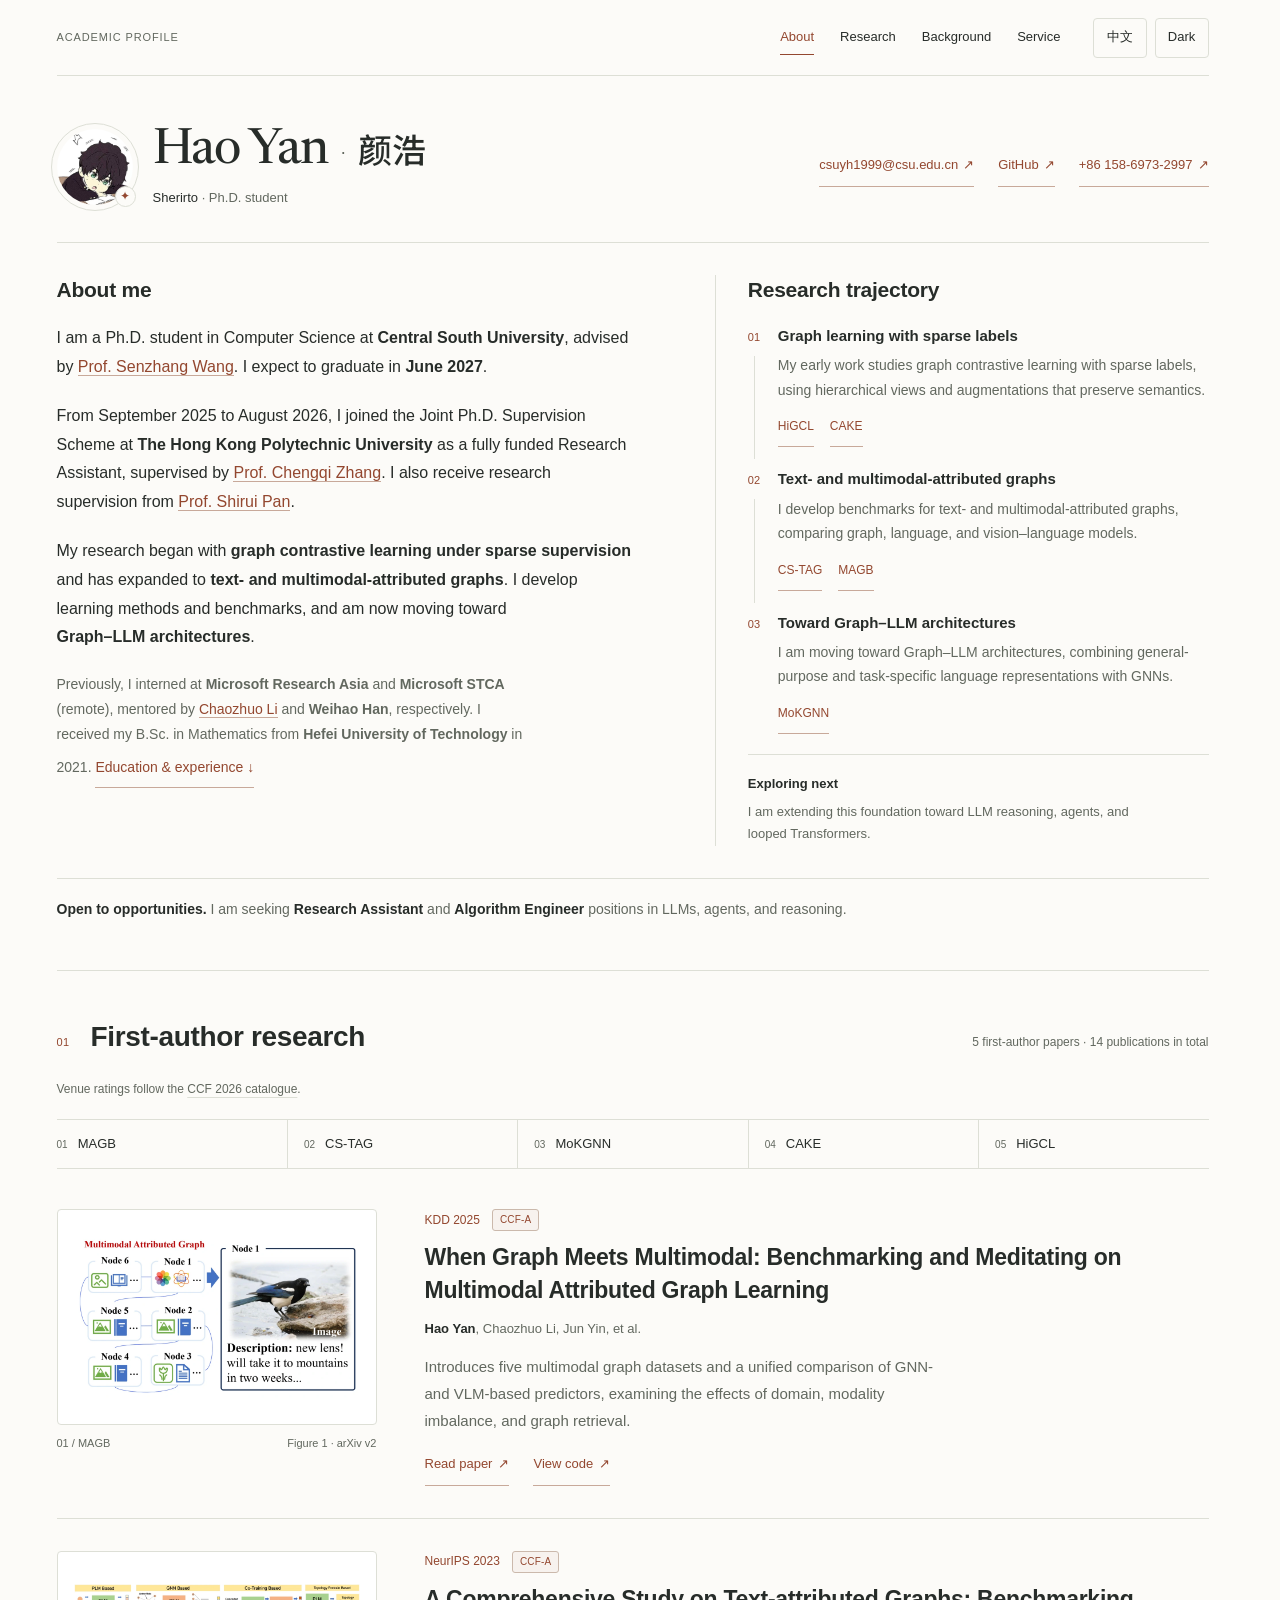
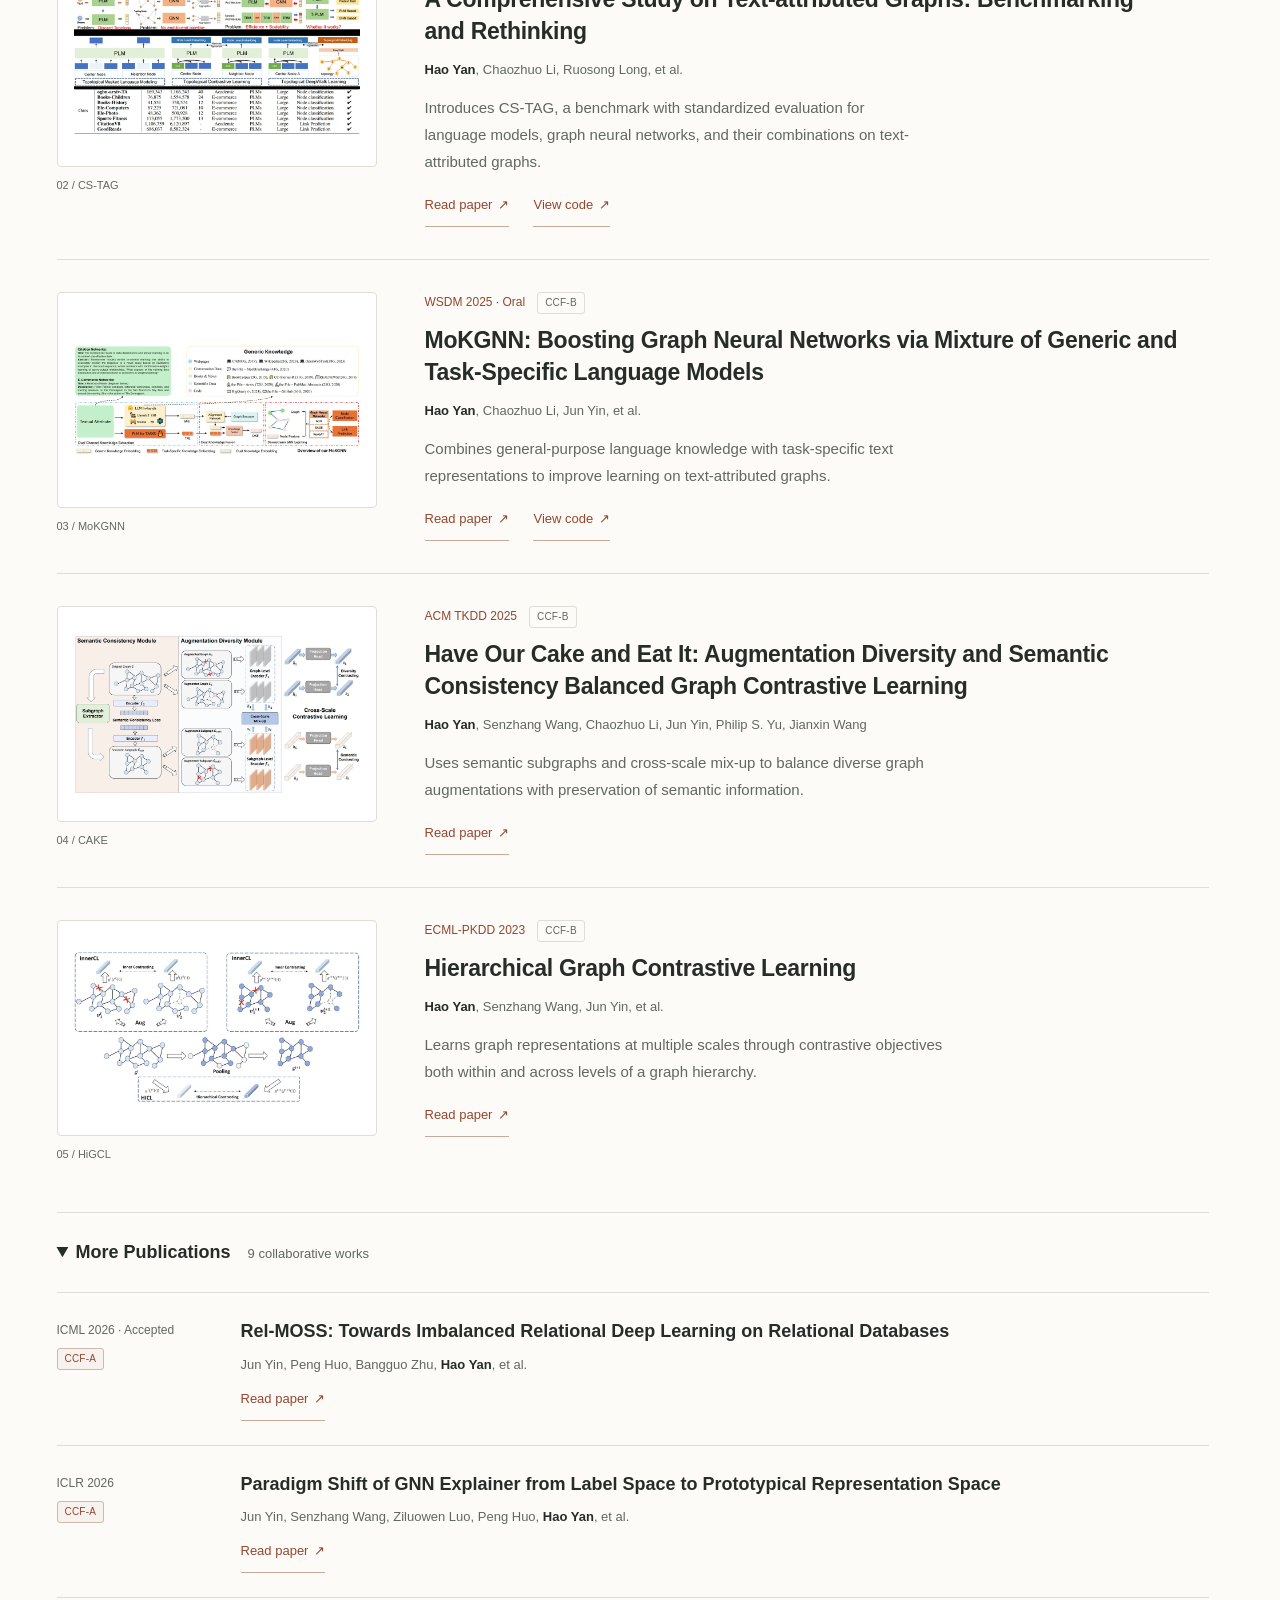
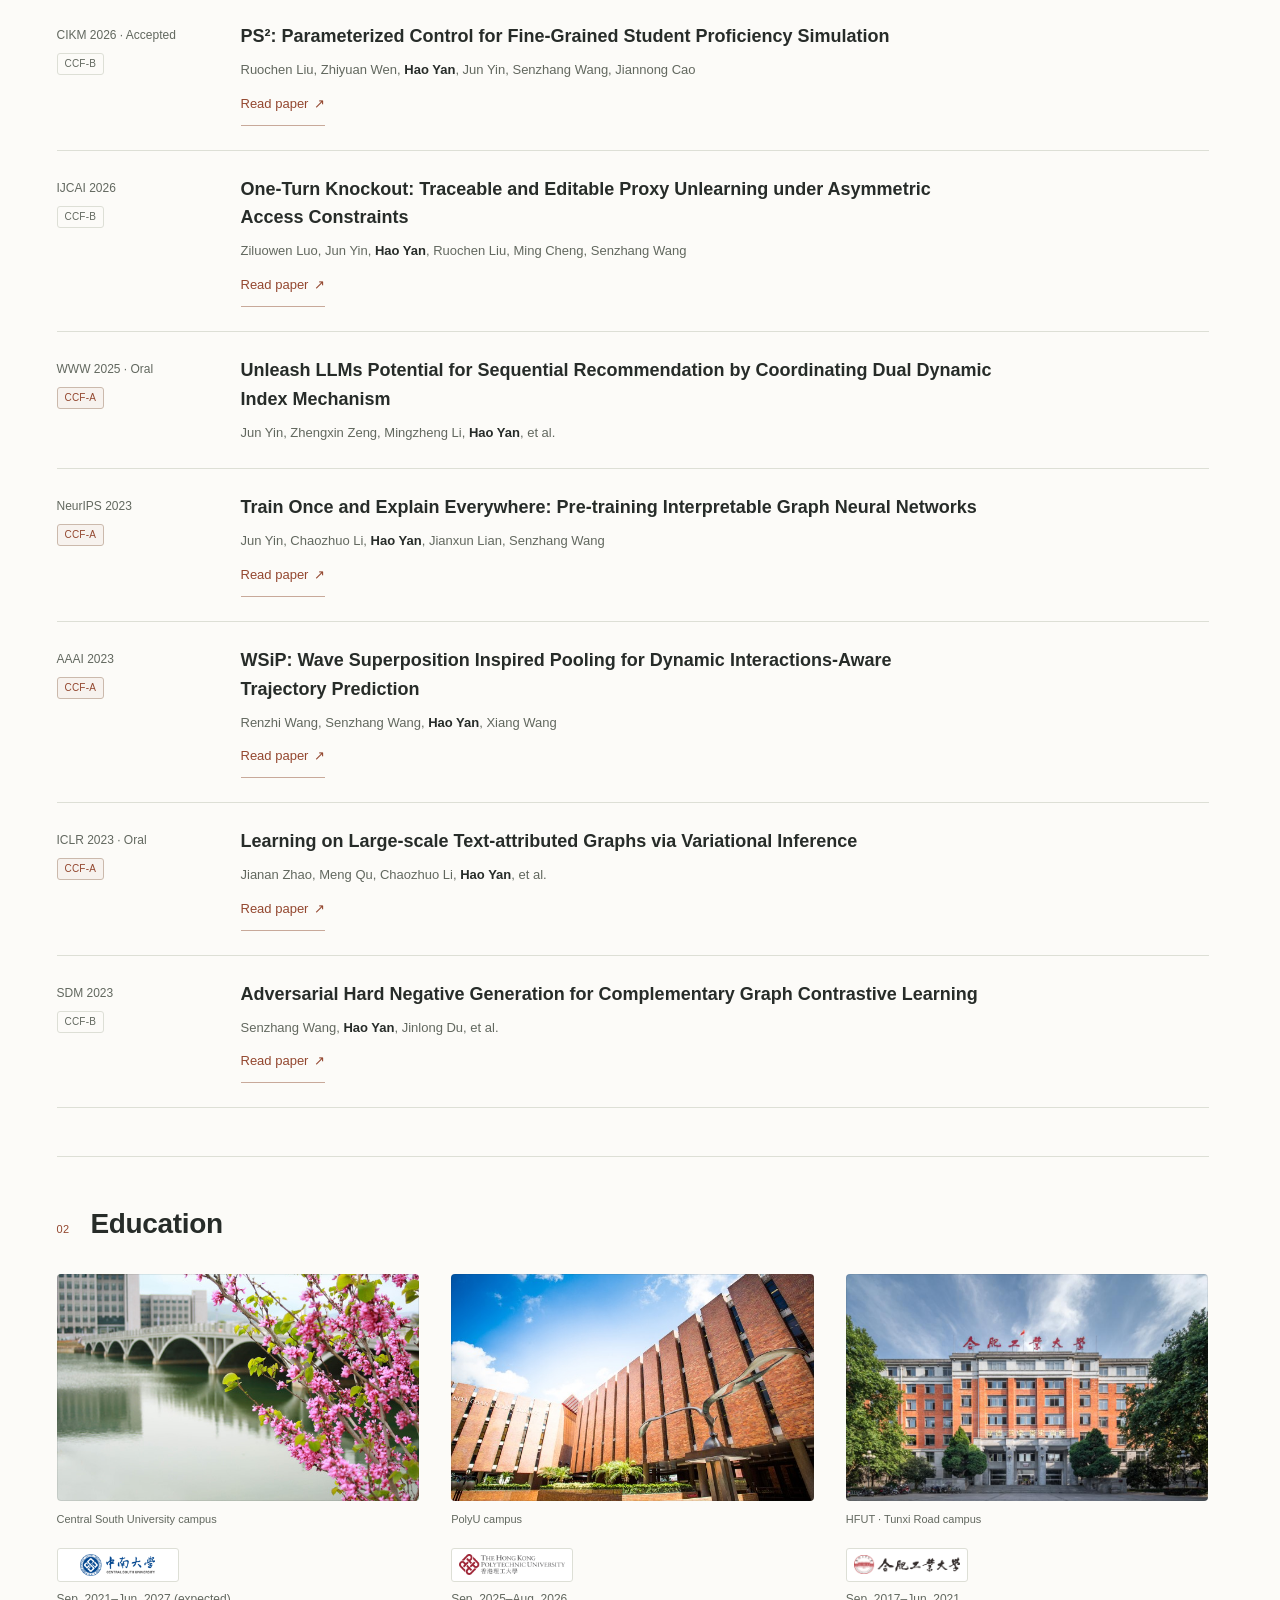
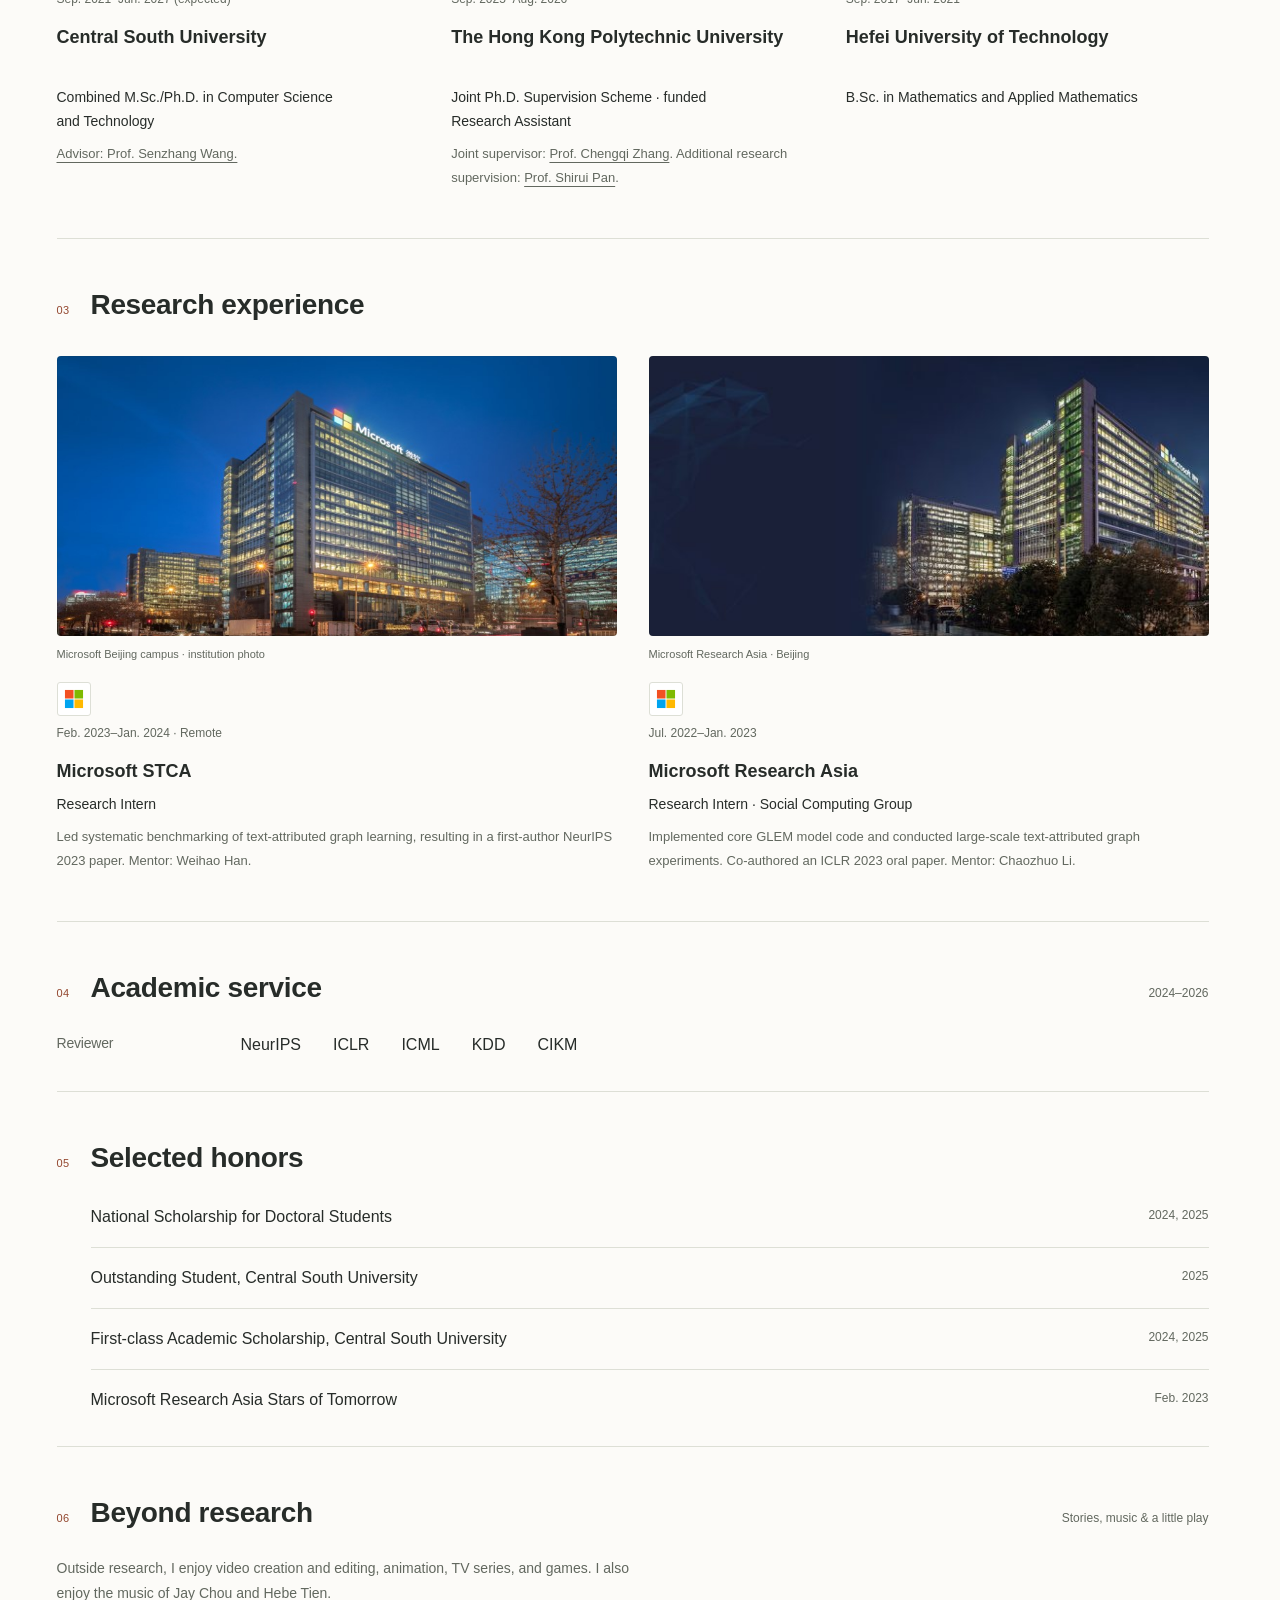
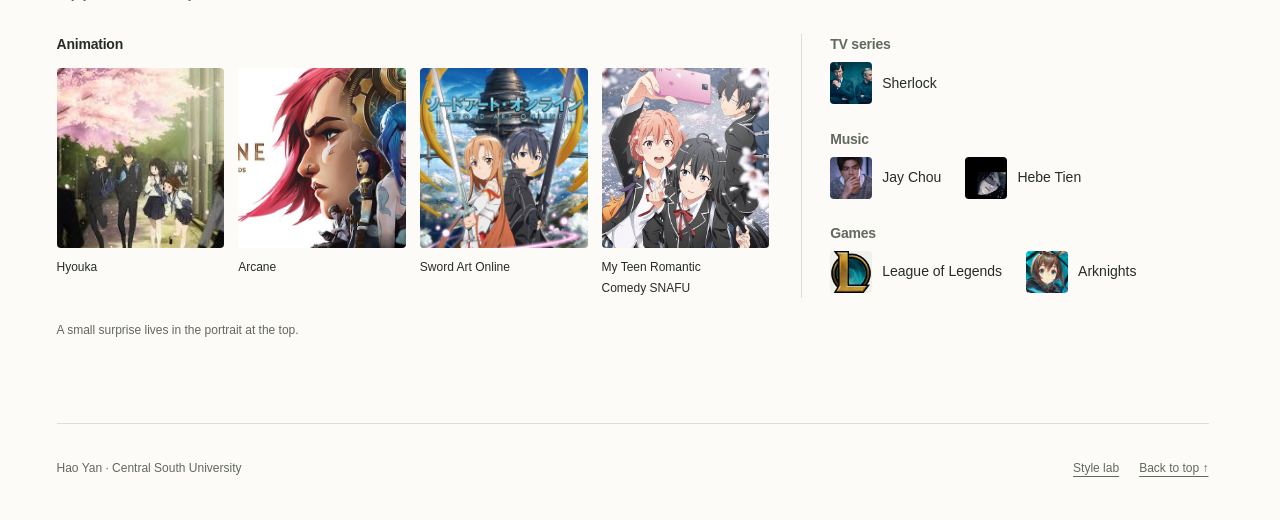
<file: index.html>
<!doctype html>

<html lang="en"><head><meta charset="utf-8"><meta name="viewport" content="width=device-width,initial-scale=1"><meta name="description" content="Hao Yan — graph learning, language models, multimodal learning, LLMs, agents, and reasoning."><title>Hao Yan (颜浩) · Sherirto · Academic Profile</title><script src="js/homepage-preferences.js"></script><link rel="stylesheet" href="css/homepage.css"><link rel="stylesheet" href="css/homepage-corner.css"><script src="js/homepage-corner.js" defer></script><script src="js/homepage-editorial.js" defer></script><link rel="stylesheet" href="css/homepage-editorial.css">
<link rel="canonical" href="https://sktsherlock.github.io/">
<link rel="alternate" hreflang="en" href="https://sktsherlock.github.io/">
<link rel="alternate" hreflang="zh-CN" href="https://sktsherlock.github.io/zh/">
<link rel="alternate" hreflang="x-default" href="https://sktsherlock.github.io/">
<link rel="icon" href="images/hao.jpg" type="image/jpeg" sizes="500x500">
<meta name="google-site-verification" content="zApo4ExUOx1XT93yiBoTFltC1NrryrT4B3w7h8EmDU0">
<meta property="og:type" content="website">
<meta property="og:url" content="https://sktsherlock.github.io/">
<meta property="og:title" content="Hao Yan (颜浩) · Sherirto">
<meta property="og:description" content="Ph.D. student at Central South University. Graph–language models, multimodal learning, LLMs, agents, and reasoning. Seeking Research Assistant and Algorithm Engineer opportunities. Expected graduation: June 2027.">
<meta property="og:image" content="https://sktsherlock.github.io/images/hao.jpg">
<meta name="twitter:card" content="summary">
</head><body><a class="skip" href="#main">Skip to content</a><div class="page"><header class="masthead"><span class="masthead-label">Academic Profile</span><nav aria-label="Main navigation"><a href="#about">About</a><a href="#research">Research</a><a href="#background">Background</a><a href="#service">Service</a></nav><div class="display-controls" aria-label="Display preferences"><a id="language-toggle" class="display-control" href="/zh/" hreflang="zh-CN" lang="zh-CN" aria-label="查看中文主页">中文</a><button id="theme-toggle" class="display-control" type="button" hidden><span data-theme-label>Dark</span></button></div><span class="reading-progress" aria-hidden="true"></span></header><main id="main"><section class="hero" aria-labelledby="name">
  <div class="identity-row">
    <div class="identity">
      <a id="personal-corner-trigger" class="avatar-link" href="#life" aria-label="Explore Sherirto’s personal interests" title="A little detour"><img class="avatar" src="images/hao.jpg" alt="Hao Yan’s illustrated avatar" width="66" height="66"></a>
      <div class="name-line">
        <h1 id="name"><span lang="en">Hao Yan</span><span class="name-separator" aria-hidden="true">·</span><span class="chinese-name" lang="zh-CN">颜浩</span></h1>
        <p class="english-name"><strong>Sherirto</strong> · Ph.D. student</p>
      </div>
    </div>
    <div class="contact-links"><a class="text-link email-link" href="mailto:csuyh1999@csu.edu.cn">csuyh1999@csu.edu.cn <span aria-hidden="true">↗</span></a><a class="text-link" href="https://github.com/sktsherlock">GitHub <span aria-hidden="true">↗</span></a><a class="text-link" href="tel:+8615869732997" aria-label="Call +86 158 6973 2997">+86 158-6973-2997 <span aria-hidden="true">↗</span></a></div>
  </div>
  <div class="profile-grid">
    <div class="about" id="about"><span id="about-me" class="legacy-anchor" aria-hidden="true"></span>
      <h2>About me</h2>
      <div class="hero-bio">
        <p>I am a Ph.D. student in Computer Science at <strong>Central South University</strong>, advised by <a href="https://senzhangwangcsu.github.io/index.html">Prof. Senzhang Wang</a>. I expect to graduate in <strong>June 2027</strong>.</p>
        <p>From September 2025 to August 2026, I joined the Joint Ph.D. Supervision Scheme at <strong>The Hong Kong Polytechnic University</strong> as a fully funded Research Assistant, supervised by <a href="https://chengqi-zhang.github.io/">Prof. Chengqi Zhang</a>. I also receive research supervision from <a href="https://shiruipan.github.io/">Prof. Shirui Pan</a>.</p>
        <p>My research began with <strong>graph contrastive learning under sparse supervision</strong> and has expanded to <strong>text- and multimodal-attributed graphs</strong>. I develop learning methods and benchmarks, and am now moving toward <strong>Graph–LLM architectures</strong>.</p>
        <p class="bio-background">Previously, I interned at <strong>Microsoft Research Asia</strong> and <strong>Microsoft STCA</strong> (remote), mentored by <a href="https://whatsname1991.github.io/">Chaozhuo Li</a> and <strong>Weihao Han</strong>, respectively. I received my B.Sc. in Mathematics from <strong>Hefei University of Technology</strong> in 2021. <a href="#background">Education &amp; experience ↓</a></p>
      </div>
    </div>
    <aside class="research-overview" aria-labelledby="focus-title">
      <h2 id="focus-title">Research trajectory</h2>
      <div class="focus-list">
        <div class="focus-item"><span class="focus-step" aria-hidden="true">01</span><h3>Graph learning with sparse labels</h3><p>My early work studies graph contrastive learning with sparse labels, using hierarchical views and augmentations that preserve semantics.</p><div class="focus-links"><a href="#higcl">HiGCL</a><a href="#cake">CAKE</a></div></div>
        <div class="focus-item"><span class="focus-step" aria-hidden="true">02</span><h3>Text- and multimodal-attributed graphs</h3><p>I develop benchmarks for text- and multimodal-attributed graphs, comparing graph, language, and vision–language models.</p><div class="focus-links"><a href="#tag">CS-TAG</a><a href="#magb">MAGB</a></div></div>
        <div class="focus-item"><span class="focus-step" aria-hidden="true">03</span><h3>Toward Graph–LLM architectures</h3><p>I am moving toward Graph–LLM architectures, combining general-purpose and task-specific language representations with GNNs.</p><div class="focus-links"><a href="#mokgnn">MoKGNN</a></div></div>
      </div>
      <p class="research-direction"><strong>Exploring next</strong>I am extending this foundation toward LLM reasoning, agents, and looped Transformers.</p>
    </aside>
  </div>
  <p class="availability"><strong>Open to opportunities.</strong> I am seeking <strong>Research Assistant</strong> and <strong>Algorithm Engineer</strong> positions in LLMs, agents, and reasoning.</p>
</section><section id="research" aria-labelledby="research-title"><span id="projects" class="legacy-anchor" aria-hidden="true"></span><span id="-news" class="legacy-anchor" aria-hidden="true"></span><span id="-publication" class="legacy-anchor" aria-hidden="true"></span>
<div class="section-heading"><h2 id="research-title"><span class="chapter-index" aria-hidden="true">01</span><span>First-author research</span></h2><p>5 first-author papers · 14 publications in total</p></div>
<p class="publication-note">Venue ratings follow the <a href="https://www.ccf.org.cn/Academic_Evaluation/By_category/">CCF 2026 catalogue</a>.</p>
<nav class="paper-index" aria-label="Jump to a first-author paper"><a href="#magb"><span aria-hidden="true">01</span>MAGB</a><a href="#tag"><span aria-hidden="true">02</span>CS-TAG</a><a href="#mokgnn"><span aria-hidden="true">03</span>MoKGNN</a><a href="#cake"><span aria-hidden="true">04</span>CAKE</a><a href="#higcl"><span aria-hidden="true">05</span>HiGCL</a></nav>
<article class="paper paper-0" id="magb">
  <figure><a href="images/homepage/magb-data-example-arxiv-v2.png" data-figure-view data-figure-label="MAGB · KDD 2025" aria-label="Open full figure for When Graph Meets Multimodal: Benchmarking and Meditating on Multimodal Attributed Graph Learning"><img src="images/homepage/previews/magb.webp" alt="A six-node multimodal graph and an expanded node showing a bird photograph with its text description." width="1000" height="562" loading="lazy" decoding="async"><span class="figure-hint" aria-hidden="true">View figure ↗</span></a><figcaption><span class="figure-index">01 / MAGB</span><span>Figure 1 · arXiv v2</span></figcaption></figure>
  <div class="paper-copy"><p class="eyebrow venue"><span>KDD 2025</span><span class="ccf-badge" data-tier="A">CCF-A</span></p><h3 lang="en"><a class="paper-title-link" href="https://doi.org/10.1145/3711896.3737404">When Graph Meets Multimodal: Benchmarking and Meditating on Multimodal Attributed Graph Learning</a></h3><p class="authors" lang="en"><strong>Hao Yan</strong>, Chaozhuo Li, Jun Yin, et al.</p><p class="paper-summary">Introduces five multimodal graph datasets and a unified comparison of GNN- and VLM-based predictors, examining the effects of domain, modality imbalance, and graph retrieval.</p><div class="paper-links"><a class="text-link" href="https://doi.org/10.1145/3711896.3737404">Read paper <span aria-hidden="true">↗</span></a><a class="text-link" href="https://github.com/sktsherlock/MAGB">View code <span aria-hidden="true">↗</span></a></div></div>
</article>
<article class="paper paper-1" id="tag">
  <figure><a href="images/CSTAG.png" data-figure-view data-figure-label="CS-TAG · NeurIPS 2023" aria-label="Open full figure for A Comprehensive Study on Text-attributed Graphs: Benchmarking and Rethinking"><img src="images/homepage/previews/tag.webp" alt="Benchmarking language and graph models for text-attributed graph learning." width="1000" height="524" loading="lazy" decoding="async"><span class="figure-hint" aria-hidden="true">View figure ↗</span></a><figcaption><span class="figure-index">02 / CS-TAG</span></figcaption></figure>
  <div class="paper-copy"><p class="eyebrow venue"><span>NeurIPS 2023</span><span class="ccf-badge" data-tier="A">CCF-A</span></p><h3 lang="en"><a class="paper-title-link" href="https://papers.neurips.cc/paper_files/paper/2023/file/37d00f567a18b478065f1a91b95622a0-Paper-Datasets_and_Benchmarks.pdf">A Comprehensive Study on Text-attributed Graphs: Benchmarking and Rethinking</a></h3><p class="authors" lang="en"><strong>Hao Yan</strong>, Chaozhuo Li, Ruosong Long, et al.</p><p class="paper-summary">Introduces CS-TAG, a benchmark with standardized evaluation for language models, graph neural networks, and their combinations on text-attributed graphs.</p><div class="paper-links"><a class="text-link" href="https://papers.neurips.cc/paper_files/paper/2023/file/37d00f567a18b478065f1a91b95622a0-Paper-Datasets_and_Benchmarks.pdf">Read paper <span aria-hidden="true">↗</span></a><a class="text-link" href="https://github.com/sktsherlock/TAG-Benchmark">View code <span aria-hidden="true">↗</span></a></div></div>
</article>
<article class="paper paper-2" id="mokgnn">
  <figure><a href="images/MokGNN.jpg" data-figure-view data-figure-label="MoKGNN · WSDM 2025 · Oral" aria-label="Open full figure for MoKGNN: Boosting Graph Neural Networks via Mixture of Generic and Task-Specific Language Models"><img src="images/homepage/previews/mokgnn.webp" alt="Generic and task-specific language models meet graph representation learning." width="1000" height="382" loading="lazy" decoding="async"><span class="figure-hint" aria-hidden="true">View figure ↗</span></a><figcaption><span class="figure-index">03 / MoKGNN</span></figcaption></figure>
  <div class="paper-copy"><p class="eyebrow venue"><span>WSDM 2025 · Oral</span><span class="ccf-badge" data-tier="B">CCF-B</span></p><h3 lang="en"><a class="paper-title-link" href="https://doi.org/10.1145/3701551.3703571">MoKGNN: Boosting Graph Neural Networks via Mixture of Generic and Task-Specific Language Models</a></h3><p class="authors" lang="en"><strong>Hao Yan</strong>, Chaozhuo Li, Jun Yin, et al.</p><p class="paper-summary">Combines general-purpose language knowledge with task-specific text representations to improve learning on text-attributed graphs.</p><div class="paper-links"><a class="text-link" href="https://doi.org/10.1145/3701551.3703571">Read paper <span aria-hidden="true">↗</span></a><a class="text-link" href="https://github.com/sktsherlock/MoKGNN">View code <span aria-hidden="true">↗</span></a></div></div>
</article>
<article class="paper paper-3" id="cake">
  <figure><a href="images/TKDD.jpg" data-figure-view data-figure-label="CAKE · ACM TKDD 2025" aria-label="Open full figure for Have Our Cake and Eat It: Augmentation Diversity and Semantic Consistency Balanced Graph Contrastive Learning"><img src="images/homepage/previews/cake.webp" alt="Balancing semantic consistency and augmentation diversity through cross-scale graph contrastive learning." width="1000" height="555" loading="lazy" decoding="async"><span class="figure-hint" aria-hidden="true">View figure ↗</span></a><figcaption><span class="figure-index">04 / CAKE</span></figcaption></figure>
  <div class="paper-copy"><p class="eyebrow venue"><span>ACM TKDD 2025</span><span class="ccf-badge" data-tier="B">CCF-B</span></p><h3 lang="en"><a class="paper-title-link" href="https://doi.org/10.1145/3728646">Have Our Cake and Eat It: Augmentation Diversity and Semantic Consistency Balanced Graph Contrastive Learning</a></h3><p class="authors" lang="en"><strong>Hao Yan</strong>, Senzhang Wang, Chaozhuo Li, Jun Yin, Philip S. Yu, Jianxin Wang</p><p class="paper-summary">Uses semantic subgraphs and cross-scale mix-up to balance diverse graph augmentations with preservation of semantic information.</p><div class="paper-links"><a class="text-link" href="https://doi.org/10.1145/3728646">Read paper <span aria-hidden="true">↗</span></a></div></div>
</article>
<article class="paper paper-4" id="higcl">
  <figure><a href="images/HIGCL.jpg" data-figure-view data-figure-label="HiGCL · ECML-PKDD 2023" aria-label="Open full figure for Hierarchical Graph Contrastive Learning"><img src="images/homepage/previews/higcl.webp" alt="Within-level and cross-level contrastive learning over a hierarchy of pooled graphs." width="1000" height="534" loading="lazy" decoding="async"><span class="figure-hint" aria-hidden="true">View figure ↗</span></a><figcaption><span class="figure-index">05 / HiGCL</span></figcaption></figure>
  <div class="paper-copy"><p class="eyebrow venue"><span>ECML-PKDD 2023</span><span class="ccf-badge" data-tier="B">CCF-B</span></p><h3 lang="en"><a class="paper-title-link" href="https://link.springer.com/chapter/10.1007/978-3-031-43415-0_41">Hierarchical Graph Contrastive Learning</a></h3><p class="authors" lang="en"><strong>Hao Yan</strong>, Senzhang Wang, Jun Yin, et al.</p><p class="paper-summary">Learns graph representations at multiple scales through contrastive objectives both within and across levels of a graph hierarchy.</p><div class="paper-links"><a class="text-link" href="https://link.springer.com/chapter/10.1007/978-3-031-43415-0_41">Read paper <span aria-hidden="true">↗</span></a></div></div>
</article>
<details class="publication-record" open><summary>More Publications <span>9 collaborative works</span></summary><article class="archive-paper" id="relmoss"><p class="archive-venue"><span>ICML 2026 · Accepted</span><span class="ccf-badge" data-tier="A">CCF-A</span></p><div><h3 lang="en"><a class="paper-title-link" href="https://arxiv.org/abs/2603.07916">Rel-MOSS: Towards Imbalanced Relational Deep Learning on Relational Databases</a></h3><p class="authors" lang="en">Jun Yin, Peng Huo, Bangguo Zhu, <strong>Hao Yan</strong>, et al.</p><div class="paper-links"><a class="text-link" href="https://arxiv.org/abs/2603.07916">Read paper <span aria-hidden="true">↗</span></a></div></div></article>
<article class="archive-paper" id="proto"><p class="archive-venue"><span>ICLR 2026</span><span class="ccf-badge" data-tier="A">CCF-A</span></p><div><h3 lang="en"><a class="paper-title-link" href="https://openreview.net/forum?id=X7eYISNf01">Paradigm Shift of GNN Explainer from Label Space to Prototypical Representation Space</a></h3><p class="authors" lang="en">Jun Yin, Senzhang Wang, Ziluowen Luo, Peng Huo, <strong>Hao Yan</strong>, et al.</p><div class="paper-links"><a class="text-link" href="https://openreview.net/forum?id=X7eYISNf01">Read paper <span aria-hidden="true">↗</span></a></div></div></article>
<article class="archive-paper" id="ps2"><p class="archive-venue"><span>CIKM 2026 · Accepted</span><span class="ccf-badge" data-tier="B">CCF-B</span></p><div><h3 lang="en"><a class="paper-title-link" href="https://arxiv.org/abs/2602.00850">PS²: Parameterized Control for Fine-Grained Student Proficiency Simulation</a></h3><p class="authors" lang="en">Ruochen Liu, Zhiyuan Wen, <strong>Hao Yan</strong>, Jun Yin, Senzhang Wang, Jiannong Cao</p><div class="paper-links"><a class="text-link" href="https://arxiv.org/abs/2602.00850">Read paper <span aria-hidden="true">↗</span></a></div></div></article>
<article class="archive-paper" id="otk"><p class="archive-venue"><span>IJCAI 2026</span><span class="ccf-badge" data-tier="B">CCF-B</span></p><div><h3 lang="en"><a class="paper-title-link" href="https://www.ijcai.org/proceedings/2026/78">One-Turn Knockout: Traceable and Editable Proxy Unlearning under Asymmetric Access Constraints</a></h3><p class="authors" lang="en">Ziluowen Luo, Jun Yin, <strong>Hao Yan</strong>, Ruochen Liu, Ming Cheng, Senzhang Wang</p><div class="paper-links"><a class="text-link" href="https://www.ijcai.org/proceedings/2026/78">Read paper <span aria-hidden="true">↗</span></a></div></div></article>
<article class="archive-paper" id="dualindex"><p class="archive-venue"><span>WWW 2025 · Oral</span><span class="ccf-badge" data-tier="A">CCF-A</span></p><div><h3 lang="en">Unleash LLMs Potential for Sequential Recommendation by Coordinating Dual Dynamic Index Mechanism</h3><p class="authors" lang="en">Jun Yin, Zhengxin Zeng, Mingzheng Li, <strong>Hao Yan</strong>, et al.</p><div class="paper-links"></div></div></article>
<article class="archive-paper" id="pignn"><p class="archive-venue"><span>NeurIPS 2023</span><span class="ccf-badge" data-tier="A">CCF-A</span></p><div><h3 lang="en"><a class="paper-title-link" href="https://papers.neurips.cc/paper_files/paper/2023/file/6ecd51685e2d765bc0ad32a2e73faf62-Paper-Conference.pdf">Train Once and Explain Everywhere: Pre-training Interpretable Graph Neural Networks</a></h3><p class="authors" lang="en">Jun Yin, Chaozhuo Li, <strong>Hao Yan</strong>, Jianxun Lian, Senzhang Wang</p><div class="paper-links"><a class="text-link" href="https://papers.neurips.cc/paper_files/paper/2023/file/6ecd51685e2d765bc0ad32a2e73faf62-Paper-Conference.pdf">Read paper <span aria-hidden="true">↗</span></a></div></div></article>
<article class="archive-paper" id="wsip"><p class="archive-venue"><span>AAAI 2023</span><span class="ccf-badge" data-tier="A">CCF-A</span></p><div><h3 lang="en"><a class="paper-title-link" href="https://doi.org/10.1609/aaai.v37i4.25592">WSiP: Wave Superposition Inspired Pooling for Dynamic Interactions-Aware Trajectory Prediction</a></h3><p class="authors" lang="en">Renzhi Wang, Senzhang Wang, <strong>Hao Yan</strong>, Xiang Wang</p><div class="paper-links"><a class="text-link" href="https://doi.org/10.1609/aaai.v37i4.25592">Read paper <span aria-hidden="true">↗</span></a></div></div></article>
<article class="archive-paper" id="glem"><p class="archive-venue"><span>ICLR 2023 · Oral</span><span class="ccf-badge" data-tier="A">CCF-A</span></p><div><h3 lang="en"><a class="paper-title-link" href="https://arxiv.org/abs/2210.14709">Learning on Large-scale Text-attributed Graphs via Variational Inference</a></h3><p class="authors" lang="en">Jianan Zhao, Meng Qu, Chaozhuo Li, <strong>Hao Yan</strong>, et al.</p><div class="paper-links"><a class="text-link" href="https://arxiv.org/abs/2210.14709">Read paper <span aria-hidden="true">↗</span></a></div></div></article>
<article class="archive-paper" id="adgcl"><p class="archive-venue"><span>SDM 2023</span><span class="ccf-badge" data-tier="B">CCF-B</span></p><div><h3 lang="en"><a class="paper-title-link" href="https://epubs.siam.org/doi/10.1137/1.9781611977653.ch19">Adversarial Hard Negative Generation for Complementary Graph Contrastive Learning</a></h3><p class="authors" lang="en">Senzhang Wang, <strong>Hao Yan</strong>, Jinlong Du, et al.</p><div class="paper-links"><a class="text-link" href="https://epubs.siam.org/doi/10.1137/1.9781611977653.ch19">Read paper <span aria-hidden="true">↗</span></a></div></div></article></details>
</section><section class="history" id="background" aria-label="Education and experience"><span id="-experience" class="legacy-anchor" aria-hidden="true"></span><span id="-education" class="legacy-anchor" aria-hidden="true"></span><div class="education-history"><h2><span class="chapter-index" aria-hidden="true">02</span><span>Education</span></h2><div class="history-list education-list"><article class="history-entry">
  <figure class="history-visual"><a href="https://jyxybgs.csu.edu.cn/xyfg.htm" aria-label="Photo source: Central South University campus"><img class="place-photo" src="images/homepage/places/csu-gallery.jpg" alt="Central South University campus with a bridge, lake, and flowering trees" width="600" height="400" loading="lazy" decoding="async"></a><figcaption>Central South University campus</figcaption></figure>
  <div class="history-entry-top"><div class="organization-logo-frame"><img class="organization-logo" src="images/homepage/organizations/csu.png" alt="Central South University logo" loading="lazy"></div><p class="eyebrow">Sep. 2021–Jun. 2027 (expected)</p></div>
  <h3>Central South University</h3><p class="role">Combined M.Sc./Ph.D. in Computer Science and Technology</p><p class="detail"><a href="https://senzhangwangcsu.github.io/index.html">Advisor: Prof. Senzhang Wang.</a></p>
</article>
<article class="history-entry">
  <figure class="history-visual"><a href="https://www.polyu.edu.hk/publications/excel/issue/201910/snapshots/where-does-polyu-s-signature-red-brick-architecture-come-from" aria-label="Photo source: PolyU campus"><img class="place-photo" src="images/homepage/places/polyu-campus.jpg" alt="Red-brick campus architecture at The Hong Kong Polytechnic University" width="710" height="400" loading="lazy" decoding="async"></a><figcaption>PolyU campus</figcaption></figure>
  <div class="history-entry-top"><div class="organization-logo-frame"><img class="organization-logo" src="images/homepage/organizations/polyu.png" alt="The Hong Kong Polytechnic University logo" loading="lazy"></div><p class="eyebrow">Sep. 2025–Aug. 2026</p></div>
  <h3>The Hong Kong Polytechnic University</h3><p class="role">Joint Ph.D. Supervision Scheme · funded Research Assistant</p><p class="detail">Joint supervisor: <a href="https://chengqi-zhang.github.io/">Prof. Chengqi Zhang</a>. Additional research supervision: <a href="https://shiruipan.github.io/">Prof. Shirui Pan</a>.</p>
</article>
<article class="history-entry">
  <figure class="history-visual"><a href="https://international.hfut.edu.cn/en/info/1051/1073.htm" aria-label="Photo source: HFUT · Tunxi Road campus"><img class="place-photo" src="images/homepage/places/hfut-campus.jpg" alt="Main building at Hefei University of Technology, Tunxi Road campus" width="1024" height="682" loading="lazy" decoding="async"></a><figcaption>HFUT · Tunxi Road campus</figcaption></figure>
  <div class="history-entry-top"><div class="organization-logo-frame"><img class="organization-logo" src="images/homepage/organizations/hfut.png" alt="Hefei University of Technology logo" loading="lazy"></div><p class="eyebrow">Sep. 2017–Jun. 2021</p></div>
  <h3>Hefei University of Technology</h3><p class="role">B.Sc. in Mathematics and Applied Mathematics</p>
</article></div></div><div class="experience-history"><h2><span class="chapter-index" aria-hidden="true">03</span><span>Research experience</span></h2><div class="history-list experience-list"><article class="history-entry">
  <figure class="history-visual"><a href="https://careers.microsoft.com/v2/global/en/locations/beijing.html" aria-label="Photo source: Microsoft Beijing campus · institution photo"><img class="place-photo" src="images/homepage/places/microsoft-beijing.jpg" alt="Microsoft Beijing campus building at dusk" width="800" height="533" loading="lazy" decoding="async"></a><figcaption>Microsoft Beijing campus · institution photo</figcaption></figure>
  <div class="history-entry-top"><div class="organization-logo-frame organization-logo-frame--company"><img class="organization-logo" src="images/homepage/organizations/microsoft.svg" alt="Microsoft logo" loading="lazy"></div><p class="eyebrow">Feb. 2023–Jan. 2024 · Remote</p></div>
  <h3>Microsoft STCA</h3><p class="role">Research Intern</p><p class="detail">Led systematic benchmarking of text-attributed graph learning, resulting in a first-author NeurIPS 2023 paper. Mentor: Weihao Han.</p>
</article>
<article class="history-entry">
  <figure class="history-visual"><a href="https://www.microsoft.com/en-us/research/lab/microsoft-research-asia/" aria-label="Photo source: Microsoft Research Asia · Beijing"><img class="place-photo" src="images/homepage/places/msra-building.jpg" alt="Microsoft Research Asia building illuminated at night" width="768" height="288" loading="lazy" decoding="async"></a><figcaption>Microsoft Research Asia · Beijing</figcaption></figure>
  <div class="history-entry-top"><div class="organization-logo-frame organization-logo-frame--company"><img class="organization-logo" src="images/homepage/organizations/microsoft.svg" alt="Microsoft logo" loading="lazy"></div><p class="eyebrow">Jul. 2022–Jan. 2023</p></div>
  <h3>Microsoft Research Asia</h3><p class="role">Research Intern · Social Computing Group</p><p class="detail">Implemented core GLEM model code and conducted large-scale text-attributed graph experiments. Co-authored an ICLR 2023 oral paper. Mentor: Chaozhuo Li.</p>
</article></div></div></section><section id="service" class="academic-service" aria-labelledby="service-title"><div class="section-heading"><h2 id="service-title"><span class="chapter-index" aria-hidden="true">04</span><span>Academic service</span></h2><p>2024–2026</p></div><div class="service-body"><h3>Reviewer</h3><p class="reviewer-venues"><span>NeurIPS</span><span>ICLR</span><span>ICML</span><span>KDD</span><span>CIKM</span></p></div></section>
<section id="recognition" class="honors-section" aria-labelledby="honors-title"><span id="-honor-and-award" class="legacy-anchor" aria-hidden="true"></span><div class="section-heading"><h2 id="honors-title"><span class="chapter-index" aria-hidden="true">05</span><span>Selected honors</span></h2></div><ul><li><span class="honor-name">National Scholarship for Doctoral Students</span><span class="honor-date">2024, 2025</span></li><li><span class="honor-name">Outstanding Student, Central South University</span><span class="honor-date">2025</span></li><li><span class="honor-name">First-class Academic Scholarship, Central South University</span><span class="honor-date">2024, 2025</span></li><li><span class="honor-name">Microsoft Research Asia Stars of Tomorrow</span><span class="honor-date">Feb. 2023</span></li></ul></section>
<section id="life" class="personal-section" aria-labelledby="life-title"><span id="-after-research" class="legacy-anchor" aria-hidden="true"></span>
  <div class="section-heading"><h2 id="life-title"><span class="chapter-index" aria-hidden="true">06</span><span>Beyond research</span></h2><p>Stories, music & a little play</p></div>
  <p class="personal-intro">Outside research, I enjoy video creation and editing, animation, TV series, and games. I also enjoy the music of Jay Chou and Hebe Tien.</p>
  <div class="life-gallery"><article class="life-animation"><h3>Animation</h3><div class="life-animation-strip"><figure class="interest-card interest-hyouka"><a href="images/冰菓图片1.jpg"><img src="images/冰菓图片1.jpg" alt="Hyouka characters beneath cherry blossoms" loading="lazy" decoding="async"><figcaption>Hyouka</figcaption></a></figure><figure class="interest-card interest-arcane"><a href="images/Arcane3.jpg"><img src="images/Arcane3.jpg" alt="Arcane ensemble artwork" loading="lazy" decoding="async"><figcaption>Arcane</figcaption></a></figure><figure class="interest-card interest-sao"><a href="https://www.aniplex.co.jp/lineup/swordartonline/"><img src="images/homepage/previews/sao.webp" alt="Sword Art Online official key visual with Kirito and Asuna" loading="lazy" decoding="async"><figcaption>Sword Art Online</figcaption></a></figure><figure class="interest-card interest-oregairu"><a href="https://www.tbs.co.jp/anime/oregairu/"><img src="images/homepage/previews/oregairu.webp" alt="My Teen Romantic Comedy SNAFU official animation artwork" loading="lazy" decoding="async"><figcaption>My Teen Romantic Comedy SNAFU</figcaption></a></figure></div></article>
  <div class="life-side"><article><h3>TV series</h3><div class="life-mini-row"><figure class="interest-card interest-sherlock"><a href="https://www.pbs.org/wgbh/masterpiece/shows/sherlock/"><img src="images/homepage/previews/sherlock.webp" alt="Sherlock and John Watson in official series artwork" loading="lazy" decoding="async"><figcaption>Sherlock</figcaption></a></figure></div></article>
  <article><h3>Music</h3><div class="life-mini-row"><figure class="interest-card interest-jay"><a href="https://www.jvrmusic.com/artist/profile/1150822038412333056"><img src="images/homepage/interests/jay-chou.jpg" alt="Jay Chou's official JVR Music artist photograph" loading="lazy" decoding="async"><figcaption>Jay Chou</figcaption></a></figure><figure class="interest-card interest-hebe"><a href="https://www.him.com.tw/CN/albumcon.php?cid=30"><img src="images/homepage/interests/hebe-to-hebe.jpg" alt="Hebe Tien pictured on the To Hebe album cover" loading="lazy" decoding="async"><figcaption>Hebe Tien</figcaption></a></figure></div></article>
  <article><h3>Games</h3><div class="life-mini-row"><figure class="interest-card interest-lol"><a href="images/league-of-legends.png"><img src="images/league-of-legends.png" alt="League of Legends emblem" loading="lazy" decoding="async"><figcaption>League of Legends</figcaption></a></figure><figure class="interest-card interest-arknights"><a href="images/Arknights.png"><img src="images/Arknights.png" alt="Arknights character icon" loading="lazy" decoding="async"><figcaption>Arknights</figcaption></a></figure></div></article></div></div>
  <p class="portrait-hint">A small surprise lives in the portrait at the top.</p>
</section>
</main><footer class="footer"><p>Hao Yan · Central South University</p><div class="footer-detour"><button type="button" id="style-lab-trigger" class="footer-style-trigger" hidden>Style lab</button><a href="#name">Back to top ↑</a></div></footer></div><dialog id="personal-corner" class="corner-dialog" aria-labelledby="corner-title">
  <div class="corner-top"><div><p class="corner-eyebrow">You found a little detour</p><h2 id="corner-title">Sherirto’s little corner</h2></div><button type="button" class="corner-close" aria-label="Close personal corner" data-close-corner autofocus>×</button></div>
  <div class="corner-tabs" role="tablist" aria-label="Explore this corner"><button type="button" role="tab" id="corner-interests-tab" aria-controls="corner-interests" aria-selected="true" data-corner-tab="interests">Personal interests</button><button type="button" role="tab" id="corner-styles-tab" aria-controls="corner-styles" aria-selected="false" tabindex="-1" data-corner-tab="styles">Style lab</button></div>
  <div id="corner-interests" role="tabpanel" aria-labelledby="corner-interests-tab"><p class="corner-intro">A few things I like when I step away from research.</p><div class="interest-filters" aria-label="Interest categories"><button type="button" data-interest-category="animation" aria-pressed="true">Animation</button><button type="button" data-interest-category="series" aria-pressed="false">TV series</button><button type="button" data-interest-category="music" aria-pressed="false">Music</button><button type="button" data-interest-category="games" aria-pressed="false">Games</button></div><section class="corner-category" data-interest-panel="animation" aria-label="Animation"><div class="corner-gallery"><figure class="interest-card interest-hyouka"><a href="images/冰菓图片1.jpg"><img src="images/冰菓图片1.jpg" alt="Hyouka characters beneath cherry blossoms" loading="lazy" decoding="async"><figcaption>Hyouka</figcaption></a></figure><figure class="interest-card interest-arcane"><a href="images/Arcane3.jpg"><img src="images/Arcane3.jpg" alt="Arcane ensemble artwork" loading="lazy" decoding="async"><figcaption>Arcane</figcaption></a></figure><figure class="interest-card interest-sao"><a href="https://www.aniplex.co.jp/lineup/swordartonline/"><img src="images/homepage/previews/sao.webp" alt="Sword Art Online official key visual with Kirito and Asuna" loading="lazy" decoding="async"><figcaption>Sword Art Online</figcaption></a></figure><figure class="interest-card interest-oregairu"><a href="https://www.tbs.co.jp/anime/oregairu/"><img src="images/homepage/previews/oregairu.webp" alt="My Teen Romantic Comedy SNAFU official animation artwork" loading="lazy" decoding="async"><figcaption>My Teen Romantic Comedy SNAFU</figcaption></a></figure></div></section><section class="corner-category" data-interest-panel="series" aria-label="TV series" hidden><div class="corner-gallery"><figure class="interest-card interest-sherlock"><a href="https://www.pbs.org/wgbh/masterpiece/shows/sherlock/"><img src="images/homepage/previews/sherlock.webp" alt="Sherlock and John Watson in official series artwork" loading="lazy" decoding="async"><figcaption>Sherlock</figcaption></a></figure></div></section><section class="corner-category" data-interest-panel="music" aria-label="Music" hidden><div class="corner-gallery"><figure class="interest-card interest-jay"><a href="https://www.jvrmusic.com/artist/profile/1150822038412333056"><img src="images/homepage/interests/jay-chou.jpg" alt="Jay Chou's official JVR Music artist photograph" loading="lazy" decoding="async"><figcaption>Jay Chou</figcaption></a></figure><figure class="interest-card interest-hebe"><a href="https://www.him.com.tw/CN/albumcon.php?cid=30"><img src="images/homepage/interests/hebe-to-hebe.jpg" alt="Hebe Tien pictured on the To Hebe album cover" loading="lazy" decoding="async"><figcaption>Hebe Tien</figcaption></a></figure></div><p class="corner-caption">Two artists whose music I enjoy.</p></section><section class="corner-category" data-interest-panel="games" aria-label="Games" hidden><div class="corner-gallery"><figure class="interest-card interest-lol"><a href="images/league-of-legends.png"><img src="images/league-of-legends.png" alt="League of Legends emblem" loading="lazy" decoding="async"><figcaption>League of Legends</figcaption></a></figure><figure class="interest-card interest-arknights"><a href="images/Arknights.png"><img src="images/Arknights.png" alt="Arknights character icon" loading="lazy" decoding="async"><figcaption>Arknights</figcaption></a></figure></div></section></div>
  <div id="corner-styles" role="tabpanel" aria-labelledby="corner-styles-tab" hidden><p class="corner-intro">Try a different visual language for this academic homepage. Pick a style to see it on the full page.</p><div class="style-choices"><button type="button" class="style-choice" data-style-choice="editorial" data-style-title="Research journal" aria-pressed="true"><span class="style-preview preview-editorial" aria-hidden="true"><span class="preview-heading">Hao Yan <span lang="zh-CN">颜浩</span></span><span class="preview-rule"></span><span class="preview-lines"></span><span class="preview-tiles"><i></i><i></i></span></span><span class="style-choice-title">Research journal<span class="style-selected" aria-hidden="true">✓</span></span><span class="style-choice-description">The original · paper, serif & rust</span></button><button type="button" class="style-choice" data-style-choice="apple" data-style-title="Apple" aria-pressed="false"><span class="style-preview preview-apple" aria-hidden="true"><span class="preview-heading">Hao Yan <span lang="zh-CN">颜浩</span></span><span class="preview-rule"></span><span class="preview-lines"></span><span class="preview-tiles"><i></i><i></i></span></span><span class="style-choice-title"><img src="images/homepage/theme-marks/apple.svg" alt="" width="18" height="18">Apple<span class="style-selected" aria-hidden="true">✓</span></span><span class="style-choice-description">Airy spacing · blue & soft gray</span></button><button type="button" class="style-choice" data-style-choice="claude" data-style-title="Claude" aria-pressed="false"><span class="style-preview preview-claude" aria-hidden="true"><span class="preview-heading">Hao Yan <span lang="zh-CN">颜浩</span></span><span class="preview-rule"></span><span class="preview-lines"></span><span class="preview-tiles"><i></i><i></i></span></span><span class="style-choice-title"><img src="images/homepage/theme-marks/claude.svg" alt="" width="18" height="18">Claude<span class="style-selected" aria-hidden="true">✓</span></span><span class="style-choice-description">Warm paper · literary headings</span></button><button type="button" class="style-choice" data-style-choice="linear" data-style-title="Linear" aria-pressed="false"><span class="style-preview preview-linear" aria-hidden="true"><span class="preview-heading">Hao Yan <span lang="zh-CN">颜浩</span></span><span class="preview-rule"></span><span class="preview-lines"></span><span class="preview-tiles"><i></i><i></i></span></span><span class="style-choice-title"><img src="images/homepage/theme-marks/linear.svg" alt="" width="18" height="18">Linear<span class="style-selected" aria-hidden="true">✓</span></span><span class="style-choice-description">Precise grid · lavender & charcoal</span></button><button type="button" class="style-choice" data-style-choice="spotify" data-style-title="Spotify" aria-pressed="false"><span class="style-preview preview-spotify" aria-hidden="true"><span class="preview-heading">Hao Yan <span lang="zh-CN">颜浩</span></span><span class="preview-rule"></span><span class="preview-lines"></span><span class="preview-tiles"><i></i><i></i></span></span><span class="style-choice-title"><img src="images/homepage/theme-marks/spotify.svg" alt="" width="18" height="18">Spotify<span class="style-selected" aria-hidden="true">✓</span></span><span class="style-choice-description">Bold gallery · green & deep surfaces</span></button></div><p class="style-lab-note">Each style works with Light and Dark mode. Your choice is remembered on this browser.</p><p class="style-sources">Independent adaptations inspired by <a href="https://github.com/voltagent/awesome-design-md">awesome-design-md</a> · <a href="https://getdesign.md/apple/design-md">Apple</a> · <a href="https://getdesign.md/claude/design-md">Claude</a> · <a href="https://getdesign.md/linear.app/design-md">Linear</a> · <a href="https://getdesign.md/spotify/design-md">Spotify</a></p></div>
</dialog><div class="style-notice" id="style-notice" role="status" hidden><span data-style-notice-text></span><button type="button" data-undo-style>Undo</button><button type="button" data-dismiss-notice aria-label="Dismiss style notice">×</button></div><dialog id="figure-viewer" class="figure-dialog" aria-labelledby="figure-viewer-title"><div class="figure-toolbar"><div><h2 id="figure-viewer-title" data-figure-heading>Research figure</h2><p data-figure-description></p></div><div class="figure-controls"><button type="button" data-figure-zoom aria-label="Zoom figure to twice its size" aria-pressed="false">2×</button><button type="button" data-figure-close aria-label="Close figure viewer" autofocus>×</button></div></div><div class="figure-stage" data-zoomed="false"></div><p class="figure-bottom">View the original figure · Scroll when zoomed · Esc to close</p></dialog></body></html>
</file>
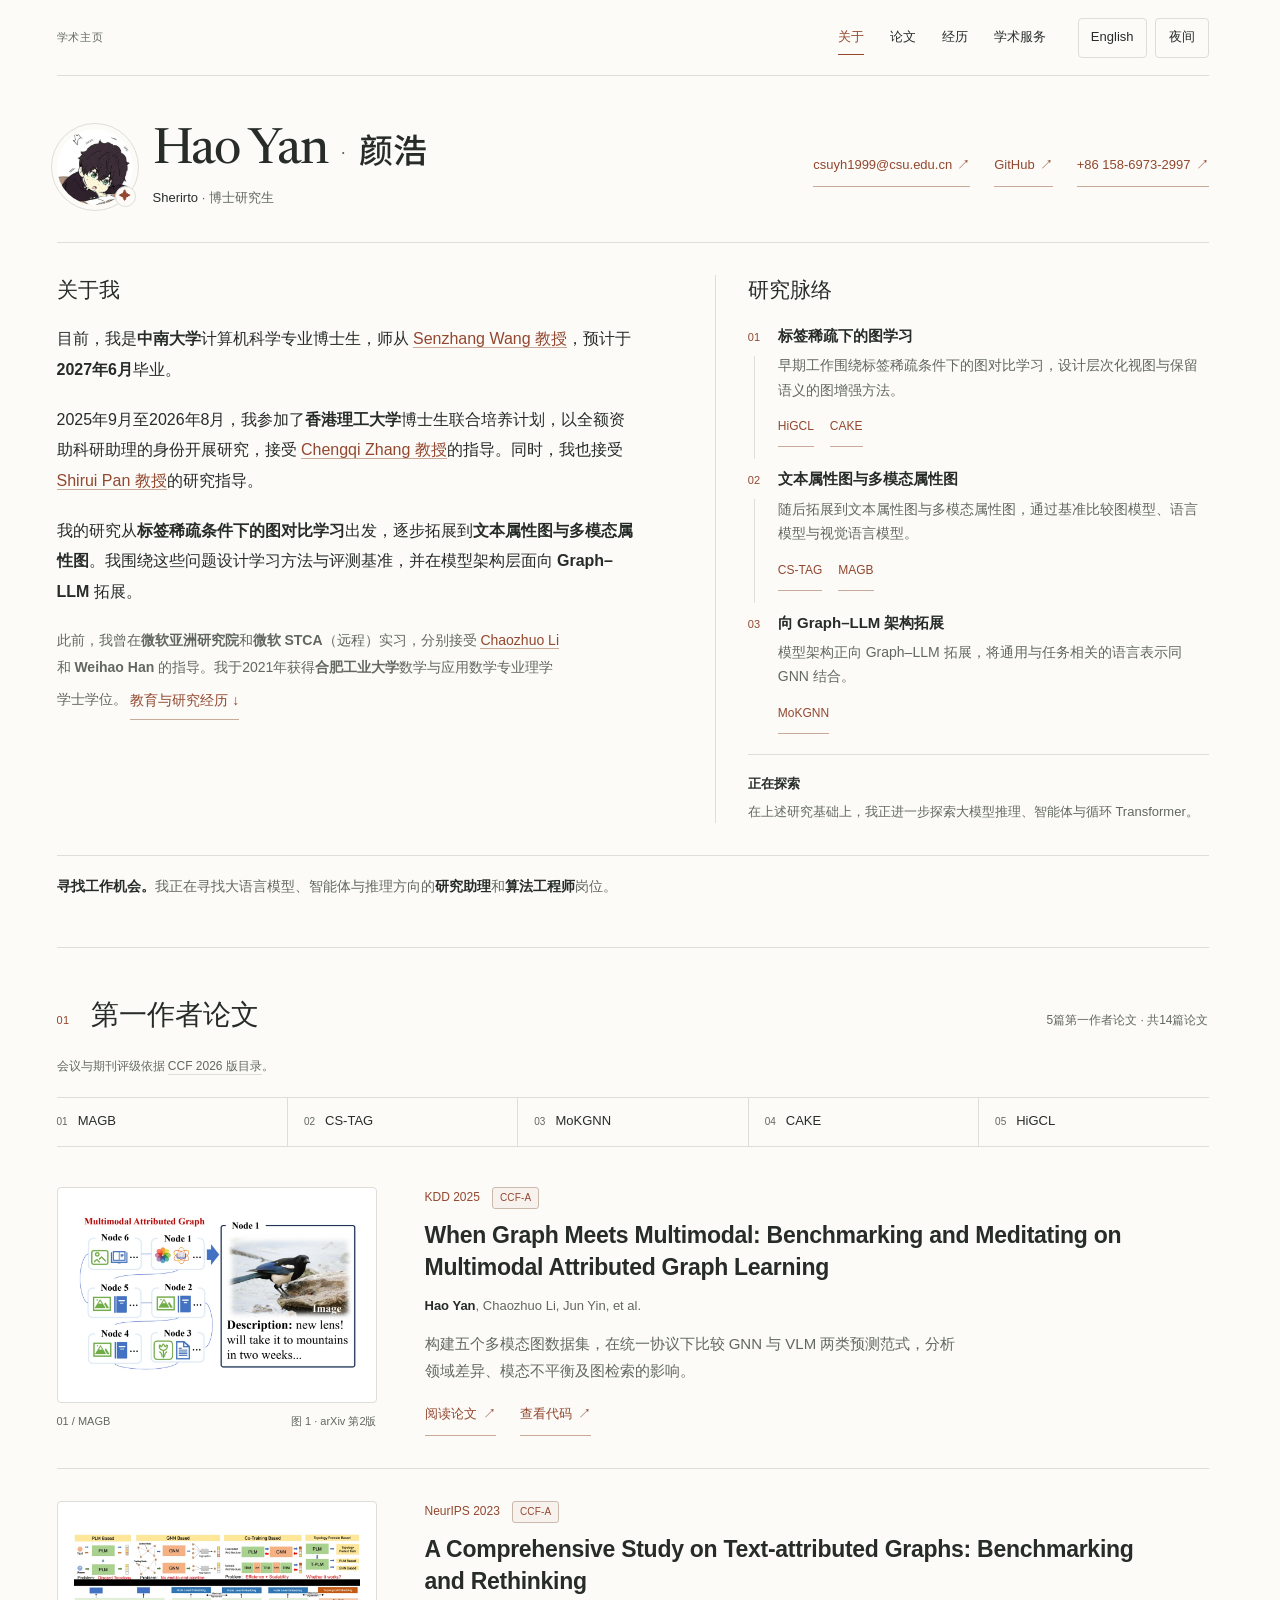
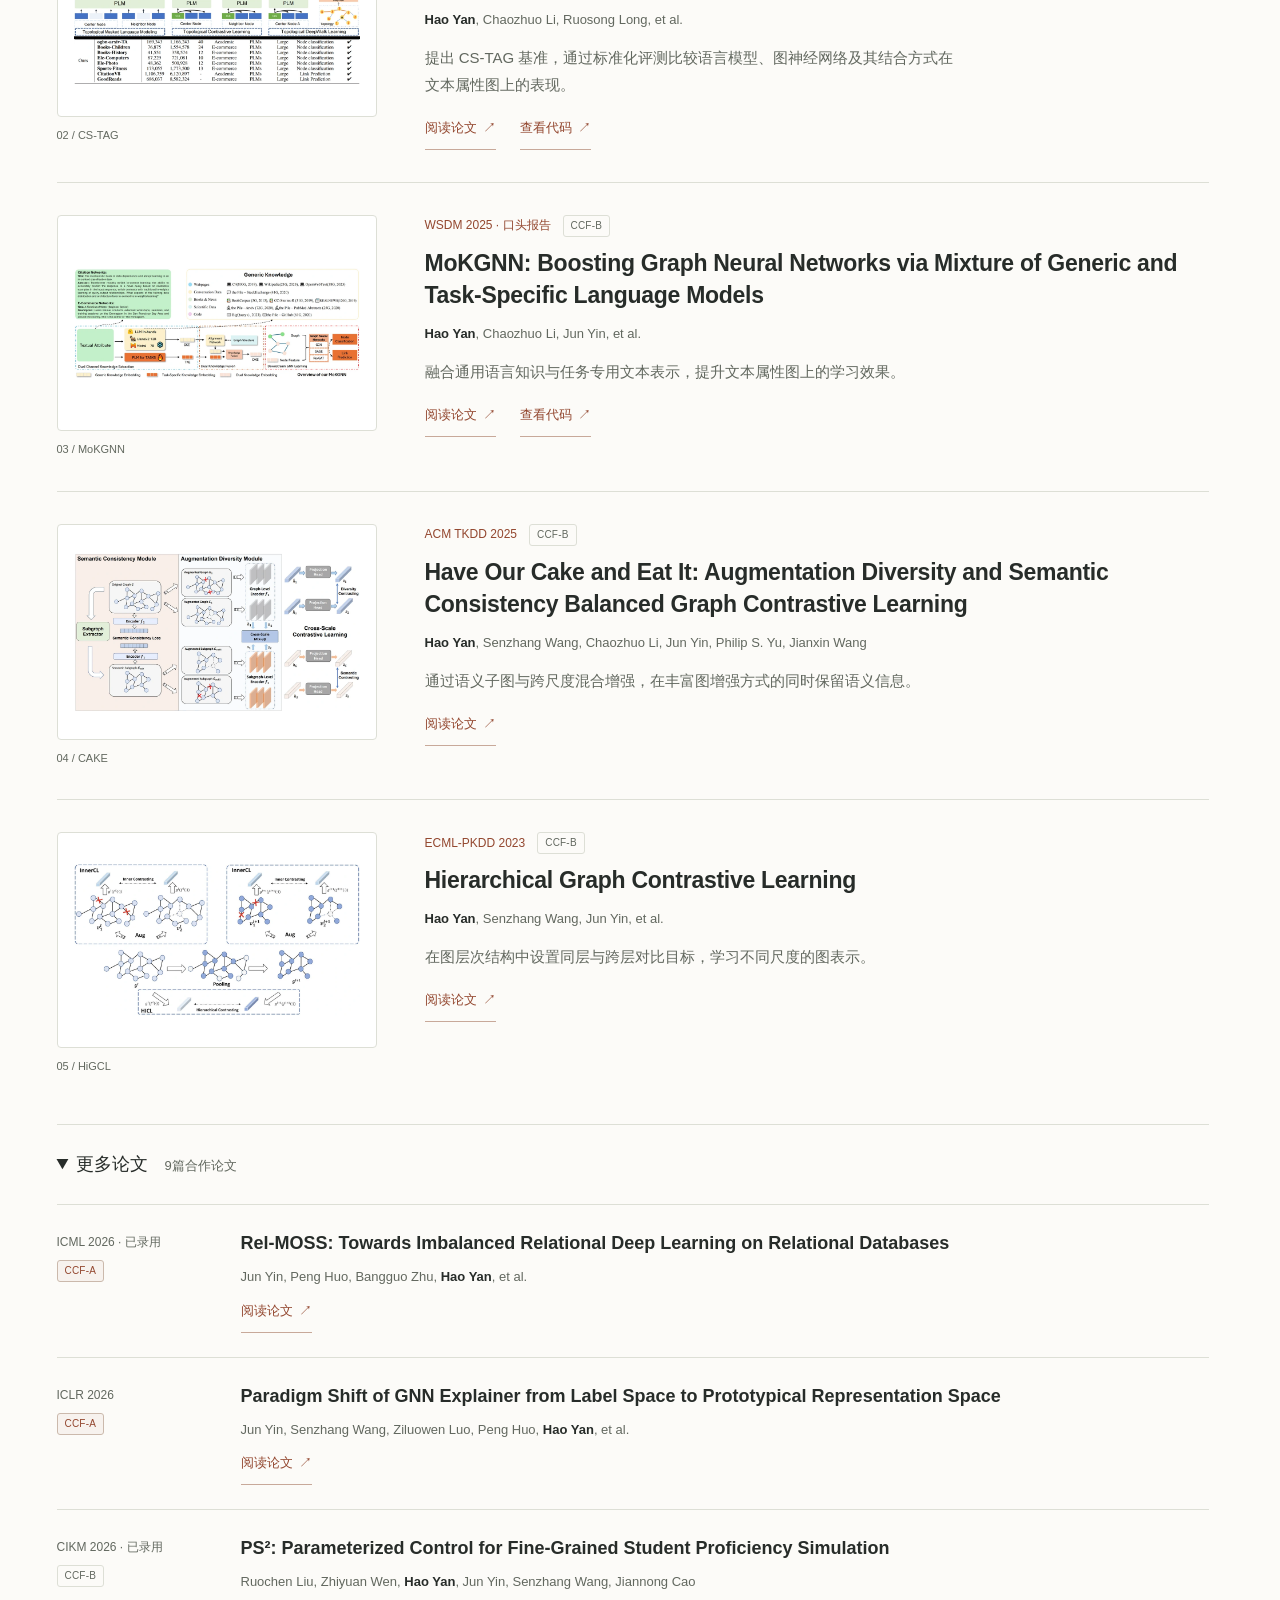
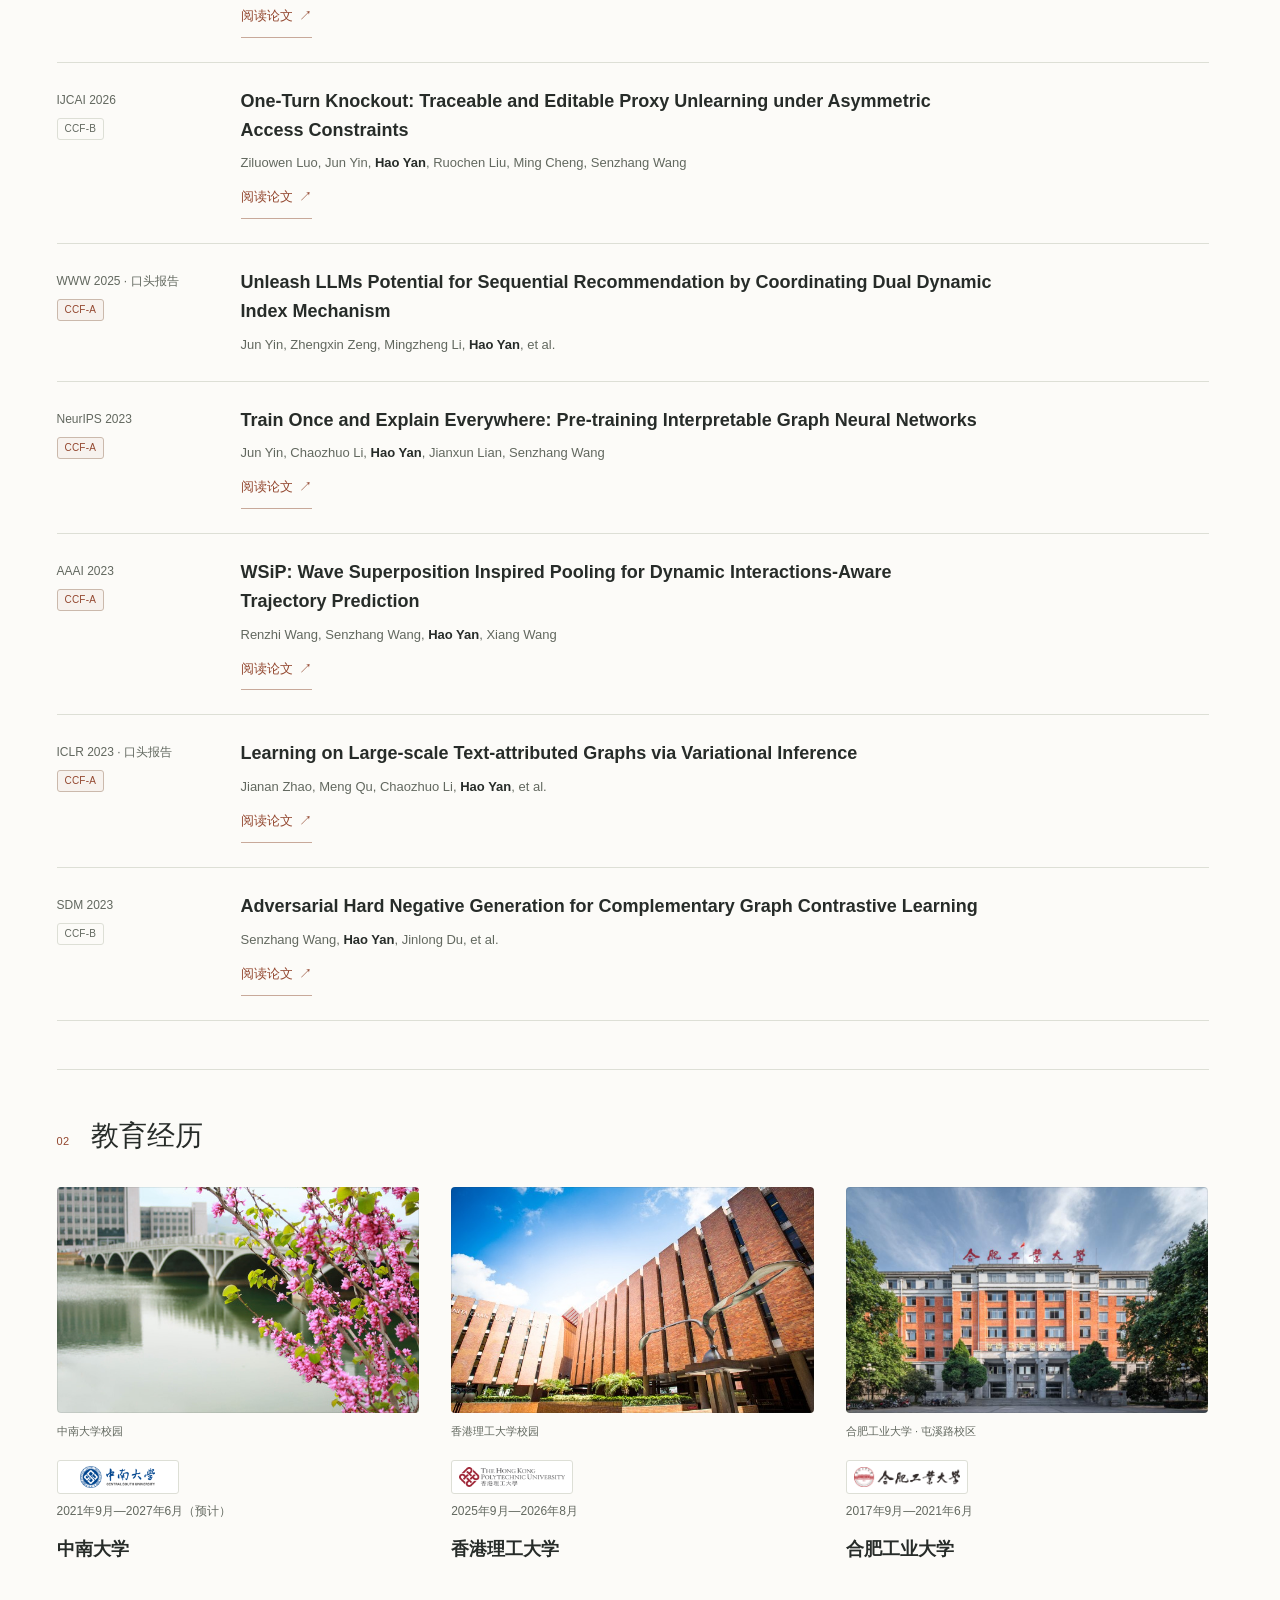
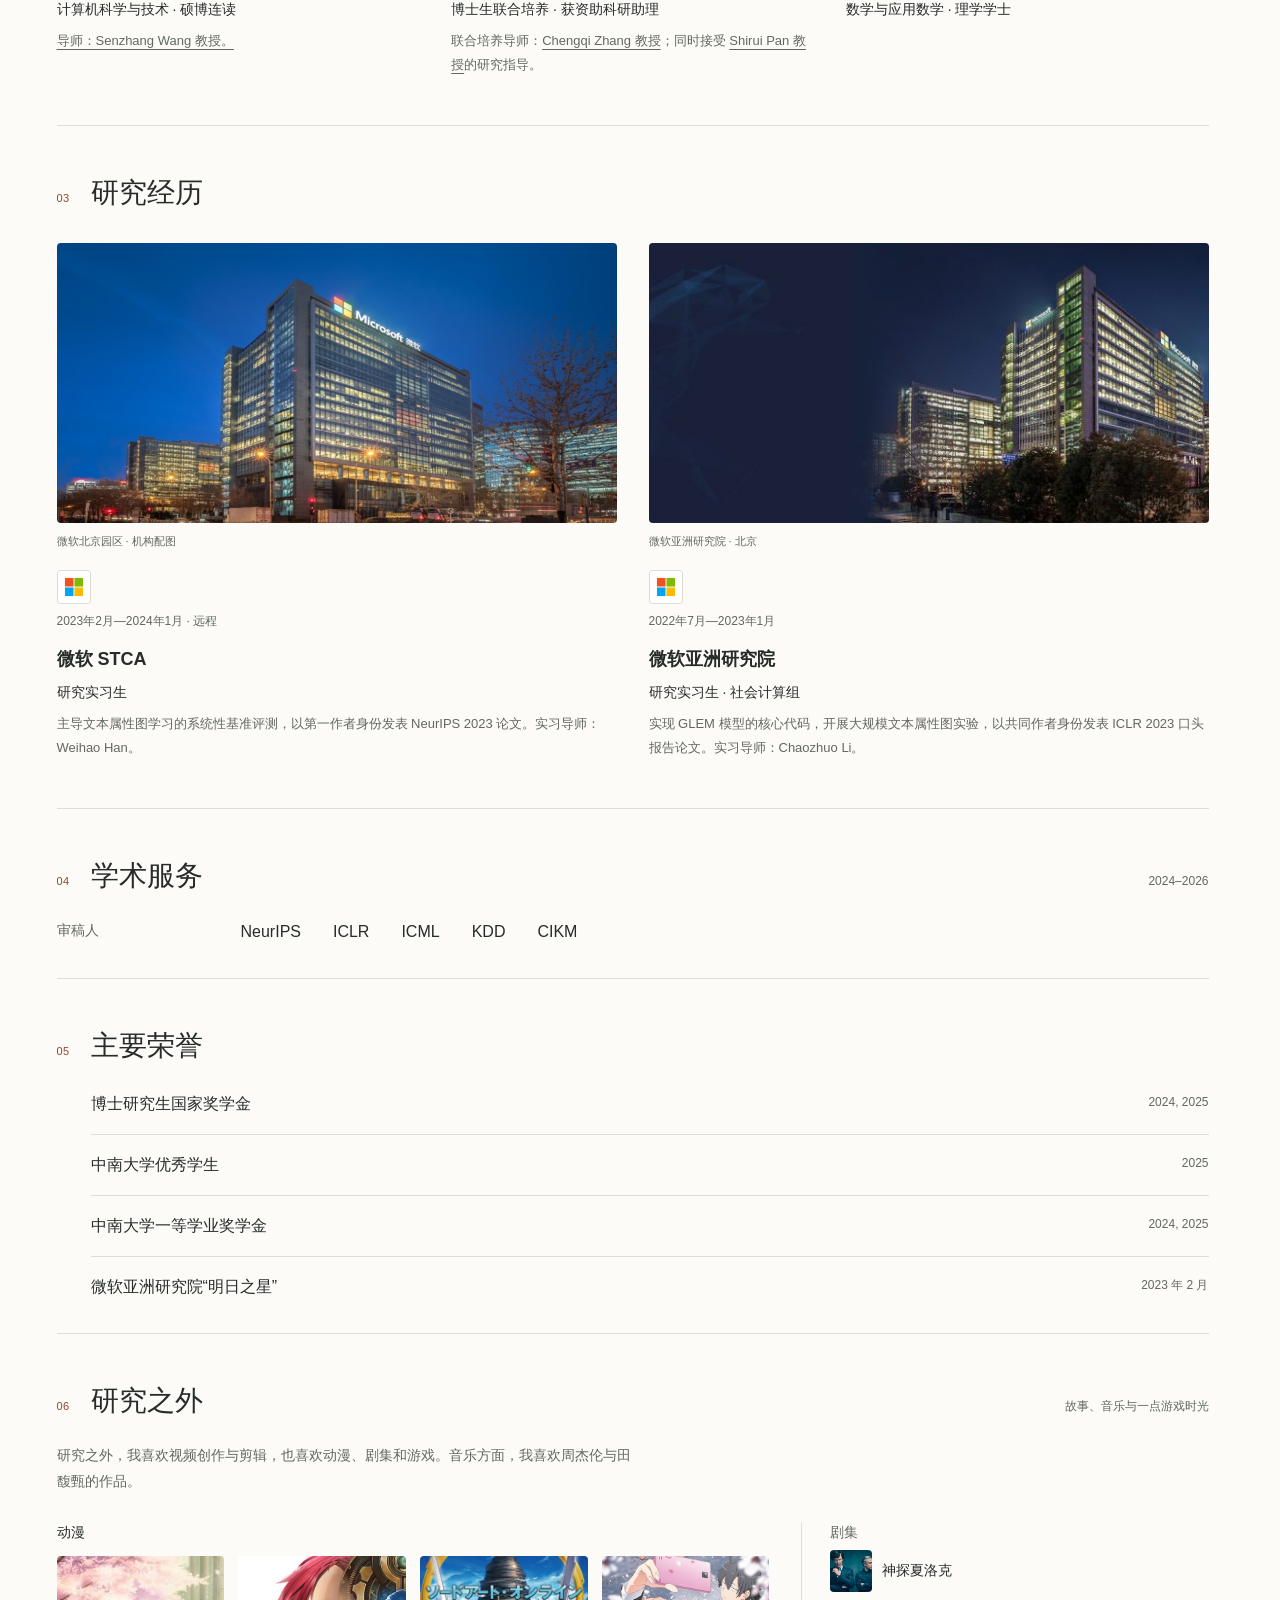
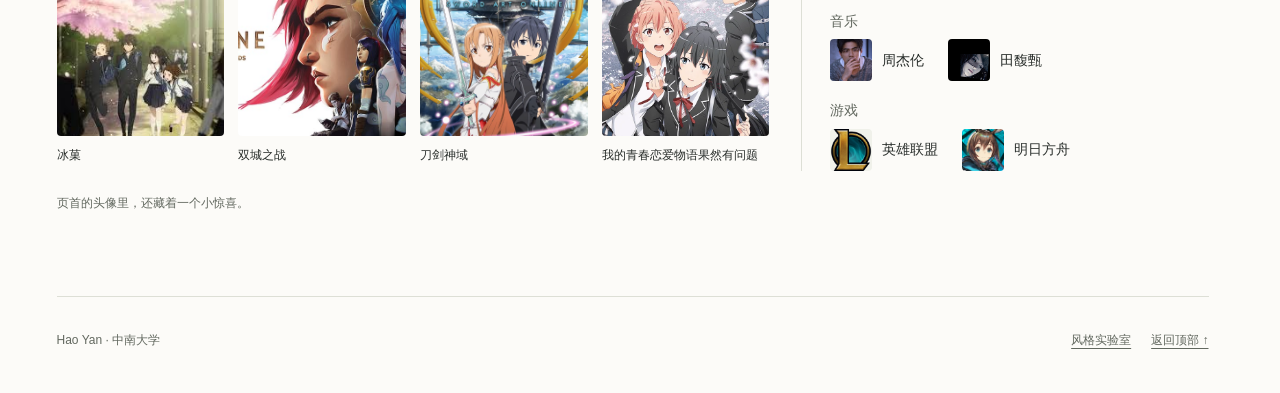
<file: zh/index.html>
<!doctype html>

<html lang="zh-CN"><head><meta charset="utf-8"><meta name="viewport" content="width=device-width,initial-scale=1"><meta name="description" content="颜浩（Hao Yan / Sherirto），中南大学博士生，研究图与语言模型、多模态学习，正拓展至大模型推理、智能体和循环 Transformer，寻找研究助理与算法工程师岗位。"><title>颜浩 Hao Yan · Sherirto · 学术主页</title><script src="../js/homepage-preferences.js"></script><link rel="stylesheet" href="../css/homepage.css"><link rel="stylesheet" href="../css/homepage-corner.css"><script src="../js/homepage-corner.js" defer></script><script src="../js/homepage-editorial.js" defer></script><link rel="stylesheet" href="../css/homepage-editorial.css">
<link rel="canonical" href="https://sktsherlock.github.io/zh/">
<link rel="alternate" hreflang="en" href="https://sktsherlock.github.io/">
<link rel="alternate" hreflang="zh-CN" href="https://sktsherlock.github.io/zh/">
<link rel="alternate" hreflang="x-default" href="https://sktsherlock.github.io/">
<link rel="icon" href="../images/hao.jpg" type="image/jpeg" sizes="500x500">
<meta name="google-site-verification" content="zApo4ExUOx1XT93yiBoTFltC1NrryrT4B3w7h8EmDU0">
<meta property="og:type" content="website">
<meta property="og:url" content="https://sktsherlock.github.io/zh/">
<meta property="og:title" content="Hao Yan (颜浩) · Sherirto">
<meta property="og:description" content="中南大学博士生，预计2027年6月毕业。研究图与语言模型、多模态学习，关注大模型推理、智能体及循环 Transformer，寻找研究助理与算法工程师岗位。">
<meta property="og:image" content="https://sktsherlock.github.io/images/hao.jpg">
<meta name="twitter:card" content="summary">
</head><body><a class="skip" href="#main">跳至正文</a><div class="page"><header class="masthead"><span class="masthead-label">学术主页</span><nav aria-label="主导航"><a href="#about">关于</a><a href="#research">论文</a><a href="#background">经历</a><a href="#service">学术服务</a></nav><div class="display-controls" aria-label="显示偏好"><a id="language-toggle" class="display-control" href="/" hreflang="en" lang="en" aria-label="View homepage in English">English</a><button id="theme-toggle" class="display-control" type="button" hidden><span data-theme-label>夜间</span></button></div><span class="reading-progress" aria-hidden="true"></span></header><main id="main"><section class="hero" aria-labelledby="name">
  <div class="identity-row">
    <div class="identity">
      <a id="personal-corner-trigger" class="avatar-link" href="#life" aria-label="探索 Sherirto 的个人兴趣" title="一个小惊喜"><img class="avatar" src="../images/hao.jpg" alt="颜浩的插画头像" width="66" height="66"></a>
      <div class="name-line">
        <h1 id="name"><span lang="en">Hao Yan</span><span class="name-separator" aria-hidden="true">·</span><span class="chinese-name" lang="zh-CN">颜浩</span></h1>
        <p class="english-name"><strong>Sherirto</strong> · 博士研究生</p>
      </div>
    </div>
    <div class="contact-links"><a class="text-link email-link" href="mailto:csuyh1999@csu.edu.cn">csuyh1999@csu.edu.cn <span aria-hidden="true">↗</span></a><a class="text-link" href="https://github.com/sktsherlock">GitHub <span aria-hidden="true">↗</span></a><a class="text-link" href="tel:+8615869732997" aria-label="拨打电话 +86 158 6973 2997">+86 158-6973-2997 <span aria-hidden="true">↗</span></a></div>
  </div>
  <div class="profile-grid">
    <div class="about" id="about"><span id="about-me" class="legacy-anchor" aria-hidden="true"></span>
      <h2>关于我</h2>
      <div class="hero-bio">
        <p>目前，我是<strong>中南大学</strong>计算机科学专业博士生，师从 <a href="https://senzhangwangcsu.github.io/index.html">Senzhang Wang 教授</a>，预计于<strong>2027年6月</strong>毕业。</p>
        <p>2025年9月至2026年8月，我参加了<strong>香港理工大学</strong>博士生联合培养计划，以全额资助科研助理的身份开展研究，接受 <a href="https://chengqi-zhang.github.io/">Chengqi Zhang 教授</a>的指导。同时，我也接受 <a href="https://shiruipan.github.io/">Shirui Pan 教授</a>的研究指导。</p>
        <p>我的研究从<strong>标签稀疏条件下的图对比学习</strong>出发，逐步拓展到<strong>文本属性图与多模态属性图</strong>。我围绕这些问题设计学习方法与评测基准，并在模型架构层面向 <strong>Graph–LLM</strong> 拓展。</p>
        <p class="bio-background">此前，我曾在<strong>微软亚洲研究院</strong>和<strong>微软 STCA</strong>（远程）实习，分别接受 <a href="https://whatsname1991.github.io/">Chaozhuo Li</a> 和 <strong>Weihao Han</strong> 的指导。我于2021年获得<strong>合肥工业大学</strong>数学与应用数学专业理学学士学位。 <a href="#background">教育与研究经历 ↓</a></p>
      </div>
    </div>
    <aside class="research-overview" aria-labelledby="focus-title">
      <h2 id="focus-title">研究脉络</h2>
      <div class="focus-list">
        <div class="focus-item"><span class="focus-step" aria-hidden="true">01</span><h3>标签稀疏下的图学习</h3><p>早期工作围绕标签稀疏条件下的图对比学习，设计层次化视图与保留语义的图增强方法。</p><div class="focus-links"><a href="#higcl">HiGCL</a><a href="#cake">CAKE</a></div></div>
        <div class="focus-item"><span class="focus-step" aria-hidden="true">02</span><h3>文本属性图与多模态属性图</h3><p>随后拓展到文本属性图与多模态属性图，通过基准比较图模型、语言模型与视觉语言模型。</p><div class="focus-links"><a href="#tag">CS-TAG</a><a href="#magb">MAGB</a></div></div>
        <div class="focus-item"><span class="focus-step" aria-hidden="true">03</span><h3>向 Graph–LLM 架构拓展</h3><p>模型架构正向 Graph–LLM 拓展，将通用与任务相关的语言表示同 GNN 结合。</p><div class="focus-links"><a href="#mokgnn">MoKGNN</a></div></div>
      </div>
      <p class="research-direction"><strong>正在探索</strong>在上述研究基础上，我正进一步探索大模型推理、智能体与循环 Transformer。</p>
    </aside>
  </div>
  <p class="availability"><strong>寻找工作机会。</strong>我正在寻找大语言模型、智能体与推理方向的<strong>研究助理</strong>和<strong>算法工程师</strong>岗位。</p>
</section><section id="research" aria-labelledby="research-title"><span id="projects" class="legacy-anchor" aria-hidden="true"></span><span id="-news" class="legacy-anchor" aria-hidden="true"></span><span id="-publication" class="legacy-anchor" aria-hidden="true"></span>
<div class="section-heading"><h2 id="research-title"><span class="chapter-index" aria-hidden="true">01</span><span>第一作者论文</span></h2><p>5篇第一作者论文 · 共14篇论文</p></div>
<p class="publication-note">会议与期刊评级依据 <a href="https://www.ccf.org.cn/Academic_Evaluation/By_category/">CCF 2026 版目录</a>。</p>
<nav class="paper-index" aria-label="跳转到一作论文"><a href="#magb"><span aria-hidden="true">01</span>MAGB</a><a href="#tag"><span aria-hidden="true">02</span>CS-TAG</a><a href="#mokgnn"><span aria-hidden="true">03</span>MoKGNN</a><a href="#cake"><span aria-hidden="true">04</span>CAKE</a><a href="#higcl"><span aria-hidden="true">05</span>HiGCL</a></nav>
<article class="paper paper-0" id="magb">
  <figure><a href="../images/homepage/magb-data-example-arxiv-v2.png" data-figure-view data-figure-label="MAGB · KDD 2025" aria-label="查看完整论文配图：When Graph Meets Multimodal: Benchmarking and Meditating on Multimodal Attributed Graph Learning"><img src="../images/homepage/previews/magb.webp" alt="由六个节点组成的多模态属性图，以及一个节点对应的鸟类照片和文本描述。" width="1000" height="562" loading="lazy" decoding="async"><span class="figure-hint" aria-hidden="true">查看配图 ↗</span></a><figcaption><span class="figure-index">01 / MAGB</span><span>图 1 · arXiv 第2版</span></figcaption></figure>
  <div class="paper-copy"><p class="eyebrow venue"><span>KDD 2025</span><span class="ccf-badge" data-tier="A">CCF-A</span></p><h3 lang="en"><a class="paper-title-link" href="https://doi.org/10.1145/3711896.3737404">When Graph Meets Multimodal: Benchmarking and Meditating on Multimodal Attributed Graph Learning</a></h3><p class="authors" lang="en"><strong>Hao Yan</strong>, Chaozhuo Li, Jun Yin, et al.</p><p class="paper-summary">构建五个多模态图数据集，在统一协议下比较 GNN 与 VLM 两类预测范式，分析领域差异、模态不平衡及图检索的影响。</p><div class="paper-links"><a class="text-link" href="https://doi.org/10.1145/3711896.3737404">阅读论文 <span aria-hidden="true">↗</span></a><a class="text-link" href="https://github.com/sktsherlock/MAGB">查看代码 <span aria-hidden="true">↗</span></a></div></div>
</article>
<article class="paper paper-1" id="tag">
  <figure><a href="../images/CSTAG.png" data-figure-view data-figure-label="CS-TAG · NeurIPS 2023" aria-label="查看完整论文配图：A Comprehensive Study on Text-attributed Graphs: Benchmarking and Rethinking"><img src="../images/homepage/previews/tag.webp" alt="面向文本属性图学习，系统评测语言模型与图模型。" width="1000" height="524" loading="lazy" decoding="async"><span class="figure-hint" aria-hidden="true">查看配图 ↗</span></a><figcaption><span class="figure-index">02 / CS-TAG</span></figcaption></figure>
  <div class="paper-copy"><p class="eyebrow venue"><span>NeurIPS 2023</span><span class="ccf-badge" data-tier="A">CCF-A</span></p><h3 lang="en"><a class="paper-title-link" href="https://papers.neurips.cc/paper_files/paper/2023/file/37d00f567a18b478065f1a91b95622a0-Paper-Datasets_and_Benchmarks.pdf">A Comprehensive Study on Text-attributed Graphs: Benchmarking and Rethinking</a></h3><p class="authors" lang="en"><strong>Hao Yan</strong>, Chaozhuo Li, Ruosong Long, et al.</p><p class="paper-summary">提出 CS-TAG 基准，通过标准化评测比较语言模型、图神经网络及其结合方式在文本属性图上的表现。</p><div class="paper-links"><a class="text-link" href="https://papers.neurips.cc/paper_files/paper/2023/file/37d00f567a18b478065f1a91b95622a0-Paper-Datasets_and_Benchmarks.pdf">阅读论文 <span aria-hidden="true">↗</span></a><a class="text-link" href="https://github.com/sktsherlock/TAG-Benchmark">查看代码 <span aria-hidden="true">↗</span></a></div></div>
</article>
<article class="paper paper-2" id="mokgnn">
  <figure><a href="../images/MokGNN.jpg" data-figure-view data-figure-label="MoKGNN · WSDM 2025 · Oral" aria-label="查看完整论文配图：MoKGNN: Boosting Graph Neural Networks via Mixture of Generic and Task-Specific Language Models"><img src="../images/homepage/previews/mokgnn.webp" alt="将通用语言模型、任务专用语言模型与图表示学习相结合。" width="1000" height="382" loading="lazy" decoding="async"><span class="figure-hint" aria-hidden="true">查看配图 ↗</span></a><figcaption><span class="figure-index">03 / MoKGNN</span></figcaption></figure>
  <div class="paper-copy"><p class="eyebrow venue"><span>WSDM 2025 · 口头报告</span><span class="ccf-badge" data-tier="B">CCF-B</span></p><h3 lang="en"><a class="paper-title-link" href="https://doi.org/10.1145/3701551.3703571">MoKGNN: Boosting Graph Neural Networks via Mixture of Generic and Task-Specific Language Models</a></h3><p class="authors" lang="en"><strong>Hao Yan</strong>, Chaozhuo Li, Jun Yin, et al.</p><p class="paper-summary">融合通用语言知识与任务专用文本表示，提升文本属性图上的学习效果。</p><div class="paper-links"><a class="text-link" href="https://doi.org/10.1145/3701551.3703571">阅读论文 <span aria-hidden="true">↗</span></a><a class="text-link" href="https://github.com/sktsherlock/MoKGNN">查看代码 <span aria-hidden="true">↗</span></a></div></div>
</article>
<article class="paper paper-3" id="cake">
  <figure><a href="../images/TKDD.jpg" data-figure-view data-figure-label="CAKE · ACM TKDD 2025" aria-label="查看完整论文配图：Have Our Cake and Eat It: Augmentation Diversity and Semantic Consistency Balanced Graph Contrastive Learning"><img src="../images/homepage/previews/cake.webp" alt="通过跨尺度图对比学习，兼顾语义一致性与增强多样性。" width="1000" height="555" loading="lazy" decoding="async"><span class="figure-hint" aria-hidden="true">查看配图 ↗</span></a><figcaption><span class="figure-index">04 / CAKE</span></figcaption></figure>
  <div class="paper-copy"><p class="eyebrow venue"><span>ACM TKDD 2025</span><span class="ccf-badge" data-tier="B">CCF-B</span></p><h3 lang="en"><a class="paper-title-link" href="https://doi.org/10.1145/3728646">Have Our Cake and Eat It: Augmentation Diversity and Semantic Consistency Balanced Graph Contrastive Learning</a></h3><p class="authors" lang="en"><strong>Hao Yan</strong>, Senzhang Wang, Chaozhuo Li, Jun Yin, Philip S. Yu, Jianxin Wang</p><p class="paper-summary">通过语义子图与跨尺度混合增强，在丰富图增强方式的同时保留语义信息。</p><div class="paper-links"><a class="text-link" href="https://doi.org/10.1145/3728646">阅读论文 <span aria-hidden="true">↗</span></a></div></div>
</article>
<article class="paper paper-4" id="higcl">
  <figure><a href="../images/HIGCL.jpg" data-figure-view data-figure-label="HiGCL · ECML-PKDD 2023" aria-label="查看完整论文配图：Hierarchical Graph Contrastive Learning"><img src="../images/homepage/previews/higcl.webp" alt="在池化形成的图层次结构上，开展同层与跨层对比学习。" width="1000" height="534" loading="lazy" decoding="async"><span class="figure-hint" aria-hidden="true">查看配图 ↗</span></a><figcaption><span class="figure-index">05 / HiGCL</span></figcaption></figure>
  <div class="paper-copy"><p class="eyebrow venue"><span>ECML-PKDD 2023</span><span class="ccf-badge" data-tier="B">CCF-B</span></p><h3 lang="en"><a class="paper-title-link" href="https://link.springer.com/chapter/10.1007/978-3-031-43415-0_41">Hierarchical Graph Contrastive Learning</a></h3><p class="authors" lang="en"><strong>Hao Yan</strong>, Senzhang Wang, Jun Yin, et al.</p><p class="paper-summary">在图层次结构中设置同层与跨层对比目标，学习不同尺度的图表示。</p><div class="paper-links"><a class="text-link" href="https://link.springer.com/chapter/10.1007/978-3-031-43415-0_41">阅读论文 <span aria-hidden="true">↗</span></a></div></div>
</article>
<details class="publication-record" open><summary>更多论文 <span>9篇合作论文</span></summary><article class="archive-paper" id="relmoss"><p class="archive-venue"><span>ICML 2026 · 已录用</span><span class="ccf-badge" data-tier="A">CCF-A</span></p><div><h3 lang="en"><a class="paper-title-link" href="https://arxiv.org/abs/2603.07916">Rel-MOSS: Towards Imbalanced Relational Deep Learning on Relational Databases</a></h3><p class="authors" lang="en">Jun Yin, Peng Huo, Bangguo Zhu, <strong>Hao Yan</strong>, et al.</p><div class="paper-links"><a class="text-link" href="https://arxiv.org/abs/2603.07916">阅读论文 <span aria-hidden="true">↗</span></a></div></div></article>
<article class="archive-paper" id="proto"><p class="archive-venue"><span>ICLR 2026</span><span class="ccf-badge" data-tier="A">CCF-A</span></p><div><h3 lang="en"><a class="paper-title-link" href="https://openreview.net/forum?id=X7eYISNf01">Paradigm Shift of GNN Explainer from Label Space to Prototypical Representation Space</a></h3><p class="authors" lang="en">Jun Yin, Senzhang Wang, Ziluowen Luo, Peng Huo, <strong>Hao Yan</strong>, et al.</p><div class="paper-links"><a class="text-link" href="https://openreview.net/forum?id=X7eYISNf01">阅读论文 <span aria-hidden="true">↗</span></a></div></div></article>
<article class="archive-paper" id="ps2"><p class="archive-venue"><span>CIKM 2026 · 已录用</span><span class="ccf-badge" data-tier="B">CCF-B</span></p><div><h3 lang="en"><a class="paper-title-link" href="https://arxiv.org/abs/2602.00850">PS²: Parameterized Control for Fine-Grained Student Proficiency Simulation</a></h3><p class="authors" lang="en">Ruochen Liu, Zhiyuan Wen, <strong>Hao Yan</strong>, Jun Yin, Senzhang Wang, Jiannong Cao</p><div class="paper-links"><a class="text-link" href="https://arxiv.org/abs/2602.00850">阅读论文 <span aria-hidden="true">↗</span></a></div></div></article>
<article class="archive-paper" id="otk"><p class="archive-venue"><span>IJCAI 2026</span><span class="ccf-badge" data-tier="B">CCF-B</span></p><div><h3 lang="en"><a class="paper-title-link" href="https://www.ijcai.org/proceedings/2026/78">One-Turn Knockout: Traceable and Editable Proxy Unlearning under Asymmetric Access Constraints</a></h3><p class="authors" lang="en">Ziluowen Luo, Jun Yin, <strong>Hao Yan</strong>, Ruochen Liu, Ming Cheng, Senzhang Wang</p><div class="paper-links"><a class="text-link" href="https://www.ijcai.org/proceedings/2026/78">阅读论文 <span aria-hidden="true">↗</span></a></div></div></article>
<article class="archive-paper" id="dualindex"><p class="archive-venue"><span>WWW 2025 · 口头报告</span><span class="ccf-badge" data-tier="A">CCF-A</span></p><div><h3 lang="en">Unleash LLMs Potential for Sequential Recommendation by Coordinating Dual Dynamic Index Mechanism</h3><p class="authors" lang="en">Jun Yin, Zhengxin Zeng, Mingzheng Li, <strong>Hao Yan</strong>, et al.</p><div class="paper-links"></div></div></article>
<article class="archive-paper" id="pignn"><p class="archive-venue"><span>NeurIPS 2023</span><span class="ccf-badge" data-tier="A">CCF-A</span></p><div><h3 lang="en"><a class="paper-title-link" href="https://papers.neurips.cc/paper_files/paper/2023/file/6ecd51685e2d765bc0ad32a2e73faf62-Paper-Conference.pdf">Train Once and Explain Everywhere: Pre-training Interpretable Graph Neural Networks</a></h3><p class="authors" lang="en">Jun Yin, Chaozhuo Li, <strong>Hao Yan</strong>, Jianxun Lian, Senzhang Wang</p><div class="paper-links"><a class="text-link" href="https://papers.neurips.cc/paper_files/paper/2023/file/6ecd51685e2d765bc0ad32a2e73faf62-Paper-Conference.pdf">阅读论文 <span aria-hidden="true">↗</span></a></div></div></article>
<article class="archive-paper" id="wsip"><p class="archive-venue"><span>AAAI 2023</span><span class="ccf-badge" data-tier="A">CCF-A</span></p><div><h3 lang="en"><a class="paper-title-link" href="https://doi.org/10.1609/aaai.v37i4.25592">WSiP: Wave Superposition Inspired Pooling for Dynamic Interactions-Aware Trajectory Prediction</a></h3><p class="authors" lang="en">Renzhi Wang, Senzhang Wang, <strong>Hao Yan</strong>, Xiang Wang</p><div class="paper-links"><a class="text-link" href="https://doi.org/10.1609/aaai.v37i4.25592">阅读论文 <span aria-hidden="true">↗</span></a></div></div></article>
<article class="archive-paper" id="glem"><p class="archive-venue"><span>ICLR 2023 · 口头报告</span><span class="ccf-badge" data-tier="A">CCF-A</span></p><div><h3 lang="en"><a class="paper-title-link" href="https://arxiv.org/abs/2210.14709">Learning on Large-scale Text-attributed Graphs via Variational Inference</a></h3><p class="authors" lang="en">Jianan Zhao, Meng Qu, Chaozhuo Li, <strong>Hao Yan</strong>, et al.</p><div class="paper-links"><a class="text-link" href="https://arxiv.org/abs/2210.14709">阅读论文 <span aria-hidden="true">↗</span></a></div></div></article>
<article class="archive-paper" id="adgcl"><p class="archive-venue"><span>SDM 2023</span><span class="ccf-badge" data-tier="B">CCF-B</span></p><div><h3 lang="en"><a class="paper-title-link" href="https://epubs.siam.org/doi/10.1137/1.9781611977653.ch19">Adversarial Hard Negative Generation for Complementary Graph Contrastive Learning</a></h3><p class="authors" lang="en">Senzhang Wang, <strong>Hao Yan</strong>, Jinlong Du, et al.</p><div class="paper-links"><a class="text-link" href="https://epubs.siam.org/doi/10.1137/1.9781611977653.ch19">阅读论文 <span aria-hidden="true">↗</span></a></div></div></article></details>
</section><section class="history" id="background" aria-label="教育与研究经历"><span id="-experience" class="legacy-anchor" aria-hidden="true"></span><span id="-education" class="legacy-anchor" aria-hidden="true"></span><div class="education-history"><h2><span class="chapter-index" aria-hidden="true">02</span><span>教育经历</span></h2><div class="history-list education-list"><article class="history-entry">
  <figure class="history-visual"><a href="https://jyxybgs.csu.edu.cn/xyfg.htm" aria-label="图片来源：中南大学校园"><img class="place-photo" src="../images/homepage/places/csu-gallery.jpg" alt="中南大学校园中的桥、湖面与开花的树木" width="600" height="400" loading="lazy" decoding="async"></a><figcaption>中南大学校园</figcaption></figure>
  <div class="history-entry-top"><div class="organization-logo-frame"><img class="organization-logo" src="../images/homepage/organizations/csu.png" alt="中南大学标识" loading="lazy"></div><p class="eyebrow">2021年9月—2027年6月（预计）</p></div>
  <h3>中南大学</h3><p class="role">计算机科学与技术 · 硕博连读</p><p class="detail"><a href="https://senzhangwangcsu.github.io/index.html">导师：Senzhang Wang 教授。</a></p>
</article>
<article class="history-entry">
  <figure class="history-visual"><a href="https://www.polyu.edu.hk/publications/excel/issue/201910/snapshots/where-does-polyu-s-signature-red-brick-architecture-come-from" aria-label="图片来源：香港理工大学校园"><img class="place-photo" src="../images/homepage/places/polyu-campus.jpg" alt="香港理工大学的红砖校园建筑" width="710" height="400" loading="lazy" decoding="async"></a><figcaption>香港理工大学校园</figcaption></figure>
  <div class="history-entry-top"><div class="organization-logo-frame"><img class="organization-logo" src="../images/homepage/organizations/polyu.png" alt="香港理工大学标识" loading="lazy"></div><p class="eyebrow">2025年9月—2026年8月</p></div>
  <h3>香港理工大学</h3><p class="role">博士生联合培养 · 获资助科研助理</p><p class="detail">联合培养导师：<a href="https://chengqi-zhang.github.io/">Chengqi Zhang 教授</a>；同时接受 <a href="https://shiruipan.github.io/">Shirui Pan 教授</a>的研究指导。</p>
</article>
<article class="history-entry">
  <figure class="history-visual"><a href="https://international.hfut.edu.cn/en/info/1051/1073.htm" aria-label="图片来源：合肥工业大学 · 屯溪路校区"><img class="place-photo" src="../images/homepage/places/hfut-campus.jpg" alt="合肥工业大学屯溪路校区主楼" width="1024" height="682" loading="lazy" decoding="async"></a><figcaption>合肥工业大学 · 屯溪路校区</figcaption></figure>
  <div class="history-entry-top"><div class="organization-logo-frame"><img class="organization-logo" src="../images/homepage/organizations/hfut.png" alt="合肥工业大学标识" loading="lazy"></div><p class="eyebrow">2017年9月—2021年6月</p></div>
  <h3>合肥工业大学</h3><p class="role">数学与应用数学 · 理学学士</p>
</article></div></div><div class="experience-history"><h2><span class="chapter-index" aria-hidden="true">03</span><span>研究经历</span></h2><div class="history-list experience-list"><article class="history-entry">
  <figure class="history-visual"><a href="https://careers.microsoft.com/v2/global/en/locations/beijing.html" aria-label="图片来源：微软北京园区 · 机构配图"><img class="place-photo" src="../images/homepage/places/microsoft-beijing.jpg" alt="暮色中的微软北京园区大楼" width="800" height="533" loading="lazy" decoding="async"></a><figcaption>微软北京园区 · 机构配图</figcaption></figure>
  <div class="history-entry-top"><div class="organization-logo-frame organization-logo-frame--company"><img class="organization-logo" src="../images/homepage/organizations/microsoft.svg" alt="微软标识" loading="lazy"></div><p class="eyebrow">2023年2月—2024年1月 · 远程</p></div>
  <h3>微软 STCA</h3><p class="role">研究实习生</p><p class="detail">主导文本属性图学习的系统性基准评测，以第一作者身份发表 NeurIPS 2023 论文。实习导师：Weihao Han。</p>
</article>
<article class="history-entry">
  <figure class="history-visual"><a href="https://www.microsoft.com/en-us/research/lab/microsoft-research-asia/" aria-label="图片来源：微软亚洲研究院 · 北京"><img class="place-photo" src="../images/homepage/places/msra-building.jpg" alt="夜间灯光下的微软亚洲研究院大楼" width="768" height="288" loading="lazy" decoding="async"></a><figcaption>微软亚洲研究院 · 北京</figcaption></figure>
  <div class="history-entry-top"><div class="organization-logo-frame organization-logo-frame--company"><img class="organization-logo" src="../images/homepage/organizations/microsoft.svg" alt="微软标识" loading="lazy"></div><p class="eyebrow">2022年7月—2023年1月</p></div>
  <h3>微软亚洲研究院</h3><p class="role">研究实习生 · 社会计算组</p><p class="detail">实现 GLEM 模型的核心代码，开展大规模文本属性图实验，以共同作者身份发表 ICLR 2023 口头报告论文。实习导师：Chaozhuo Li。</p>
</article></div></div></section><section id="service" class="academic-service" aria-labelledby="service-title"><div class="section-heading"><h2 id="service-title"><span class="chapter-index" aria-hidden="true">04</span><span>学术服务</span></h2><p>2024–2026</p></div><div class="service-body"><h3>审稿人</h3><p class="reviewer-venues"><span>NeurIPS</span><span>ICLR</span><span>ICML</span><span>KDD</span><span>CIKM</span></p></div></section>
<section id="recognition" class="honors-section" aria-labelledby="honors-title"><span id="-honor-and-award" class="legacy-anchor" aria-hidden="true"></span><div class="section-heading"><h2 id="honors-title"><span class="chapter-index" aria-hidden="true">05</span><span>主要荣誉</span></h2></div><ul><li><span class="honor-name">博士研究生国家奖学金</span><span class="honor-date">2024, 2025</span></li><li><span class="honor-name">中南大学优秀学生</span><span class="honor-date">2025</span></li><li><span class="honor-name">中南大学一等学业奖学金</span><span class="honor-date">2024, 2025</span></li><li><span class="honor-name">微软亚洲研究院“明日之星”</span><span class="honor-date">2023 年 2 月</span></li></ul></section>
<section id="life" class="personal-section" aria-labelledby="life-title"><span id="-after-research" class="legacy-anchor" aria-hidden="true"></span>
  <div class="section-heading"><h2 id="life-title"><span class="chapter-index" aria-hidden="true">06</span><span>研究之外</span></h2><p>故事、音乐与一点游戏时光</p></div>
  <p class="personal-intro">研究之外，我喜欢视频创作与剪辑，也喜欢动漫、剧集和游戏。音乐方面，我喜欢周杰伦与田馥甄的作品。</p>
  <div class="life-gallery"><article class="life-animation"><h3>动漫</h3><div class="life-animation-strip"><figure class="interest-card interest-hyouka"><a href="../images/冰菓图片1.jpg"><img src="../images/冰菓图片1.jpg" alt="樱花下的冰菓角色" loading="lazy" decoding="async"><figcaption>冰菓</figcaption></a></figure><figure class="interest-card interest-arcane"><a href="../images/Arcane3.jpg"><img src="../images/Arcane3.jpg" alt="双城之战群像海报" loading="lazy" decoding="async"><figcaption>双城之战</figcaption></a></figure><figure class="interest-card interest-sao"><a href="https://www.aniplex.co.jp/lineup/swordartonline/"><img src="../images/homepage/previews/sao.webp" alt="刀剑神域官方主视觉：桐人与亚丝娜" loading="lazy" decoding="async"><figcaption>刀剑神域</figcaption></a></figure><figure class="interest-card interest-oregairu"><a href="https://www.tbs.co.jp/anime/oregairu/"><img src="../images/homepage/previews/oregairu.webp" alt="我的青春恋爱物语果然有问题官方动画插画" loading="lazy" decoding="async"><figcaption>我的青春恋爱物语果然有问题</figcaption></a></figure></div></article>
  <div class="life-side"><article><h3>剧集</h3><div class="life-mini-row"><figure class="interest-card interest-sherlock"><a href="https://www.pbs.org/wgbh/masterpiece/shows/sherlock/"><img src="../images/homepage/previews/sherlock.webp" alt="神探夏洛克官方剧照：夏洛克与华生" loading="lazy" decoding="async"><figcaption>神探夏洛克</figcaption></a></figure></div></article>
  <article><h3>音乐</h3><div class="life-mini-row"><figure class="interest-card interest-jay"><a href="https://www.jvrmusic.com/artist/profile/1150822038412333056"><img src="../images/homepage/interests/jay-chou.jpg" alt="杰威尔音乐官网的周杰伦照片" loading="lazy" decoding="async"><figcaption>周杰伦</figcaption></a></figure><figure class="interest-card interest-hebe"><a href="https://www.him.com.tw/CN/albumcon.php?cid=30"><img src="../images/homepage/interests/hebe-to-hebe.jpg" alt="To Hebe 唱片封面上的田馥甄" loading="lazy" decoding="async"><figcaption>田馥甄</figcaption></a></figure></div></article>
  <article><h3>游戏</h3><div class="life-mini-row"><figure class="interest-card interest-lol"><a href="../images/league-of-legends.png"><img src="../images/league-of-legends.png" alt="英雄联盟标志" loading="lazy" decoding="async"><figcaption>英雄联盟</figcaption></a></figure><figure class="interest-card interest-arknights"><a href="../images/Arknights.png"><img src="../images/Arknights.png" alt="明日方舟角色图标" loading="lazy" decoding="async"><figcaption>明日方舟</figcaption></a></figure></div></article></div></div>
  <p class="portrait-hint">页首的头像里，还藏着一个小惊喜。</p>
</section>
</main><footer class="footer"><p>Hao Yan · 中南大学</p><div class="footer-detour"><button type="button" id="style-lab-trigger" class="footer-style-trigger" hidden>风格实验室</button><a href="#name">返回顶部 ↑</a></div></footer></div><dialog id="personal-corner" class="corner-dialog" aria-labelledby="corner-title">
  <div class="corner-top"><div><p class="corner-eyebrow">你发现了一个小角落</p><h2 id="corner-title">Sherirto’s little corner</h2></div><button type="button" class="corner-close" aria-label="关闭兴趣角落" data-close-corner autofocus>×</button></div>
  <div class="corner-tabs" role="tablist" aria-label="探索这个角落"><button type="button" role="tab" id="corner-interests-tab" aria-controls="corner-interests" aria-selected="true" data-corner-tab="interests">个人兴趣</button><button type="button" role="tab" id="corner-styles-tab" aria-controls="corner-styles" aria-selected="false" tabindex="-1" data-corner-tab="styles">风格实验室</button></div>
  <div id="corner-interests" role="tabpanel" aria-labelledby="corner-interests-tab"><p class="corner-intro">暂时离开研究，看看我平时喜欢的一些作品。</p><div class="interest-filters" aria-label="兴趣分类"><button type="button" data-interest-category="animation" aria-pressed="true">动漫</button><button type="button" data-interest-category="series" aria-pressed="false">剧集</button><button type="button" data-interest-category="music" aria-pressed="false">音乐</button><button type="button" data-interest-category="games" aria-pressed="false">游戏</button></div><section class="corner-category" data-interest-panel="animation" aria-label="动漫"><div class="corner-gallery"><figure class="interest-card interest-hyouka"><a href="../images/冰菓图片1.jpg"><img src="../images/冰菓图片1.jpg" alt="樱花下的冰菓角色" loading="lazy" decoding="async"><figcaption>冰菓</figcaption></a></figure><figure class="interest-card interest-arcane"><a href="../images/Arcane3.jpg"><img src="../images/Arcane3.jpg" alt="双城之战群像海报" loading="lazy" decoding="async"><figcaption>双城之战</figcaption></a></figure><figure class="interest-card interest-sao"><a href="https://www.aniplex.co.jp/lineup/swordartonline/"><img src="../images/homepage/previews/sao.webp" alt="刀剑神域官方主视觉：桐人与亚丝娜" loading="lazy" decoding="async"><figcaption>刀剑神域</figcaption></a></figure><figure class="interest-card interest-oregairu"><a href="https://www.tbs.co.jp/anime/oregairu/"><img src="../images/homepage/previews/oregairu.webp" alt="我的青春恋爱物语果然有问题官方动画插画" loading="lazy" decoding="async"><figcaption>我的青春恋爱物语果然有问题</figcaption></a></figure></div></section><section class="corner-category" data-interest-panel="series" aria-label="剧集" hidden><div class="corner-gallery"><figure class="interest-card interest-sherlock"><a href="https://www.pbs.org/wgbh/masterpiece/shows/sherlock/"><img src="../images/homepage/previews/sherlock.webp" alt="神探夏洛克官方剧照：夏洛克与华生" loading="lazy" decoding="async"><figcaption>神探夏洛克</figcaption></a></figure></div></section><section class="corner-category" data-interest-panel="music" aria-label="音乐" hidden><div class="corner-gallery"><figure class="interest-card interest-jay"><a href="https://www.jvrmusic.com/artist/profile/1150822038412333056"><img src="../images/homepage/interests/jay-chou.jpg" alt="杰威尔音乐官网的周杰伦照片" loading="lazy" decoding="async"><figcaption>周杰伦</figcaption></a></figure><figure class="interest-card interest-hebe"><a href="https://www.him.com.tw/CN/albumcon.php?cid=30"><img src="../images/homepage/interests/hebe-to-hebe.jpg" alt="To Hebe 唱片封面上的田馥甄" loading="lazy" decoding="async"><figcaption>田馥甄</figcaption></a></figure></div><p class="corner-caption">两位我喜欢的音乐人。</p></section><section class="corner-category" data-interest-panel="games" aria-label="游戏" hidden><div class="corner-gallery"><figure class="interest-card interest-lol"><a href="../images/league-of-legends.png"><img src="../images/league-of-legends.png" alt="英雄联盟标志" loading="lazy" decoding="async"><figcaption>英雄联盟</figcaption></a></figure><figure class="interest-card interest-arknights"><a href="../images/Arknights.png"><img src="../images/Arknights.png" alt="明日方舟角色图标" loading="lazy" decoding="async"><figcaption>明日方舟</figcaption></a></figure></div></section></div>
  <div id="corner-styles" role="tabpanel" aria-labelledby="corner-styles-tab" hidden><p class="corner-intro">给这份学术主页换一种视觉语言。选择一种风格，即可在完整页面上体验。</p><div class="style-choices"><button type="button" class="style-choice" data-style-choice="editorial" data-style-title="研究杂志" aria-pressed="true"><span class="style-preview preview-editorial" aria-hidden="true"><span class="preview-heading">Hao Yan <span lang="zh-CN">颜浩</span></span><span class="preview-rule"></span><span class="preview-lines"></span><span class="preview-tiles"><i></i><i></i></span></span><span class="style-choice-title">研究杂志<span class="style-selected" aria-hidden="true">✓</span></span><span class="style-choice-description">原版 · 纸白、衬线与赤陶色</span></button><button type="button" class="style-choice" data-style-choice="apple" data-style-title="Apple" aria-pressed="false"><span class="style-preview preview-apple" aria-hidden="true"><span class="preview-heading">Hao Yan <span lang="zh-CN">颜浩</span></span><span class="preview-rule"></span><span class="preview-lines"></span><span class="preview-tiles"><i></i><i></i></span></span><span class="style-choice-title"><img src="../images/homepage/theme-marks/apple.svg" alt="" width="18" height="18">Apple<span class="style-selected" aria-hidden="true">✓</span></span><span class="style-choice-description">舒展留白 · 蓝色与柔灰</span></button><button type="button" class="style-choice" data-style-choice="claude" data-style-title="Claude" aria-pressed="false"><span class="style-preview preview-claude" aria-hidden="true"><span class="preview-heading">Hao Yan <span lang="zh-CN">颜浩</span></span><span class="preview-rule"></span><span class="preview-lines"></span><span class="preview-tiles"><i></i><i></i></span></span><span class="style-choice-title"><img src="../images/homepage/theme-marks/claude.svg" alt="" width="18" height="18">Claude<span class="style-selected" aria-hidden="true">✓</span></span><span class="style-choice-description">暖色纸张 · 文学式标题</span></button><button type="button" class="style-choice" data-style-choice="linear" data-style-title="Linear" aria-pressed="false"><span class="style-preview preview-linear" aria-hidden="true"><span class="preview-heading">Hao Yan <span lang="zh-CN">颜浩</span></span><span class="preview-rule"></span><span class="preview-lines"></span><span class="preview-tiles"><i></i><i></i></span></span><span class="style-choice-title"><img src="../images/homepage/theme-marks/linear.svg" alt="" width="18" height="18">Linear<span class="style-selected" aria-hidden="true">✓</span></span><span class="style-choice-description">精密网格 · 薰衣草紫与炭黑</span></button><button type="button" class="style-choice" data-style-choice="spotify" data-style-title="Spotify" aria-pressed="false"><span class="style-preview preview-spotify" aria-hidden="true"><span class="preview-heading">Hao Yan <span lang="zh-CN">颜浩</span></span><span class="preview-rule"></span><span class="preview-lines"></span><span class="preview-tiles"><i></i><i></i></span></span><span class="style-choice-title"><img src="../images/homepage/theme-marks/spotify.svg" alt="" width="18" height="18">Spotify<span class="style-selected" aria-hidden="true">✓</span></span><span class="style-choice-description">大胆画廊 · 绿色与深色层次</span></button></div><p class="style-lab-note">每种风格都支持日间与夜间模式，当前浏览器会记住你的选择。</p><p class="style-sources">设计灵感来自 <a href="https://github.com/voltagent/awesome-design-md">awesome-design-md</a> · <a href="https://getdesign.md/apple/design-md">Apple</a> · <a href="https://getdesign.md/claude/design-md">Claude</a> · <a href="https://getdesign.md/linear.app/design-md">Linear</a> · <a href="https://getdesign.md/spotify/design-md">Spotify</a></p></div>
</dialog><div class="style-notice" id="style-notice" role="status" hidden><span data-style-notice-text></span><button type="button" data-undo-style>撤销</button><button type="button" data-dismiss-notice aria-label="关闭风格提示">×</button></div><dialog id="figure-viewer" class="figure-dialog" aria-labelledby="figure-viewer-title"><div class="figure-toolbar"><div><h2 id="figure-viewer-title" data-figure-heading>论文配图</h2><p data-figure-description></p></div><div class="figure-controls"><button type="button" data-figure-zoom aria-label="放大两倍" aria-pressed="false">2×</button><button type="button" data-figure-close aria-label="关闭配图查看器" autofocus>×</button></div></div><div class="figure-stage" data-zoomed="false"></div><p class="figure-bottom">查看原始配图 · 放大后可滚动查看 · 按 Esc 关闭</p></dialog></body></html>
</file>
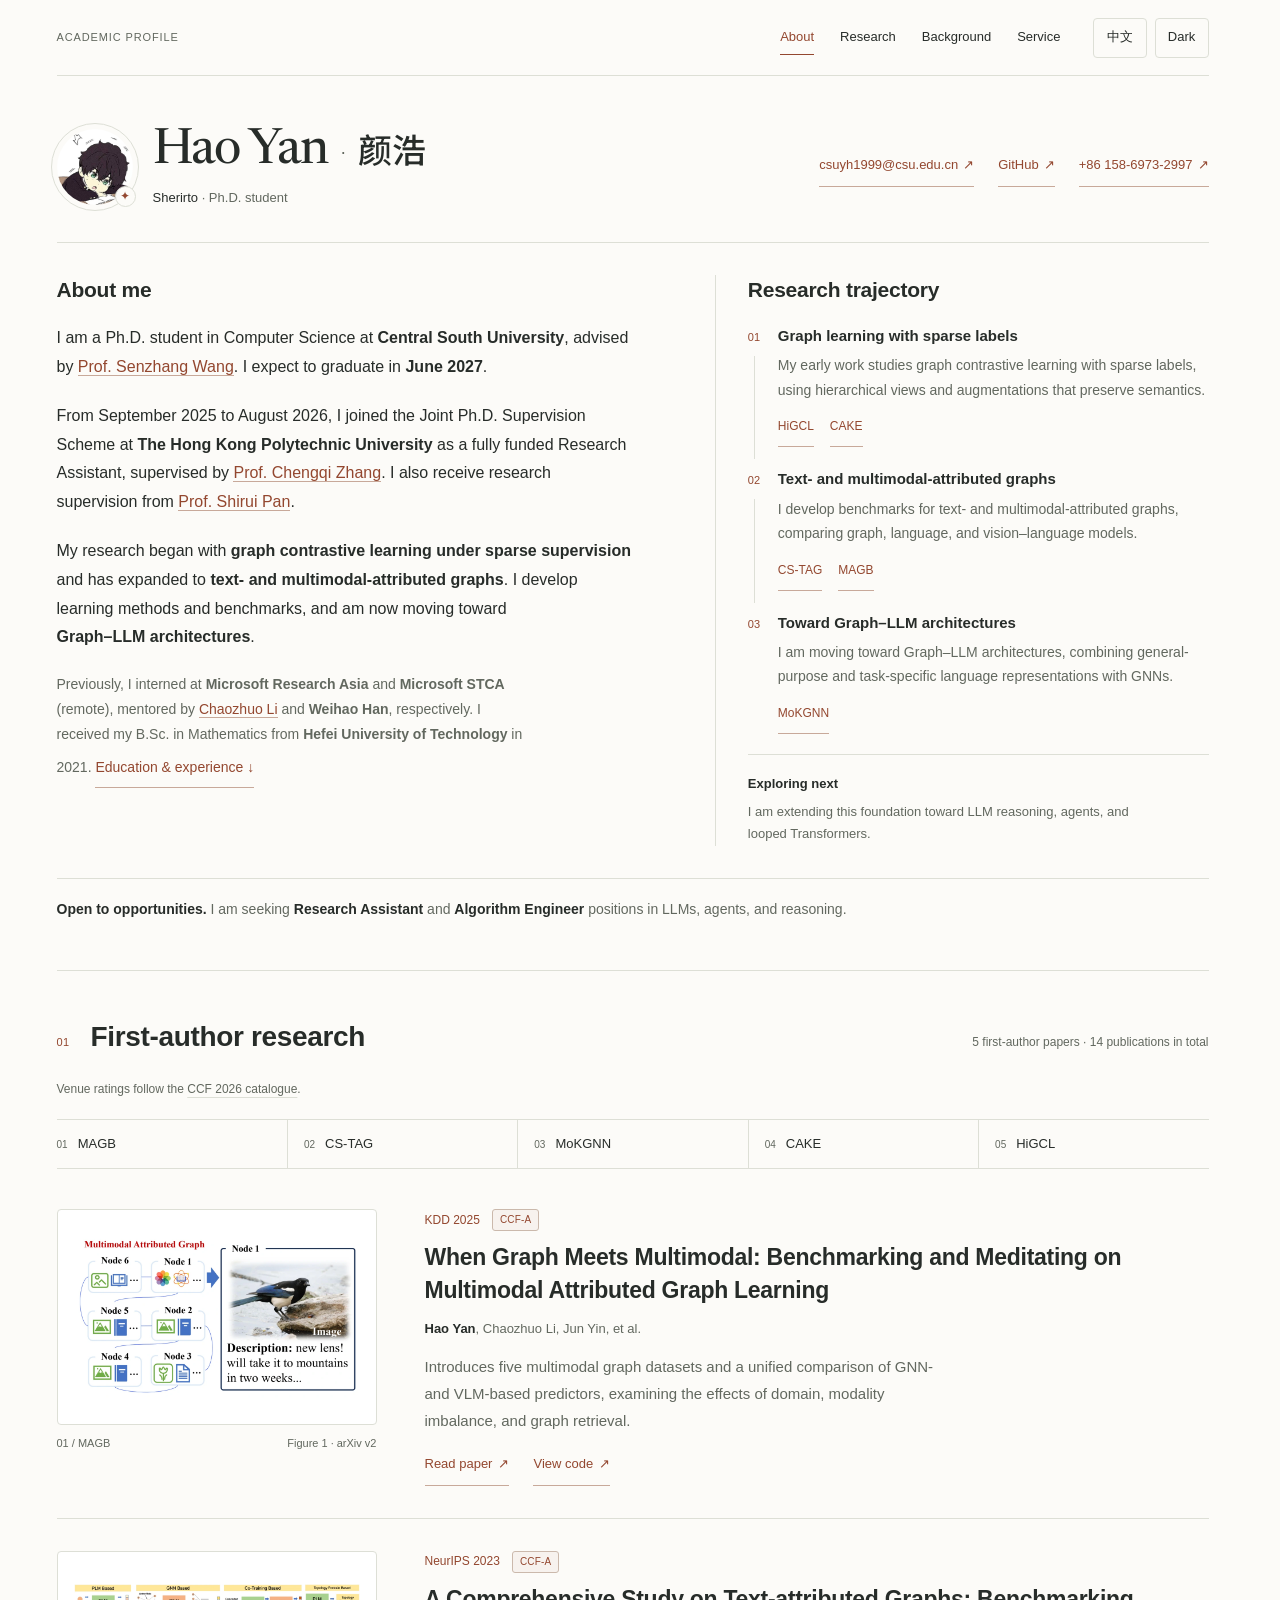
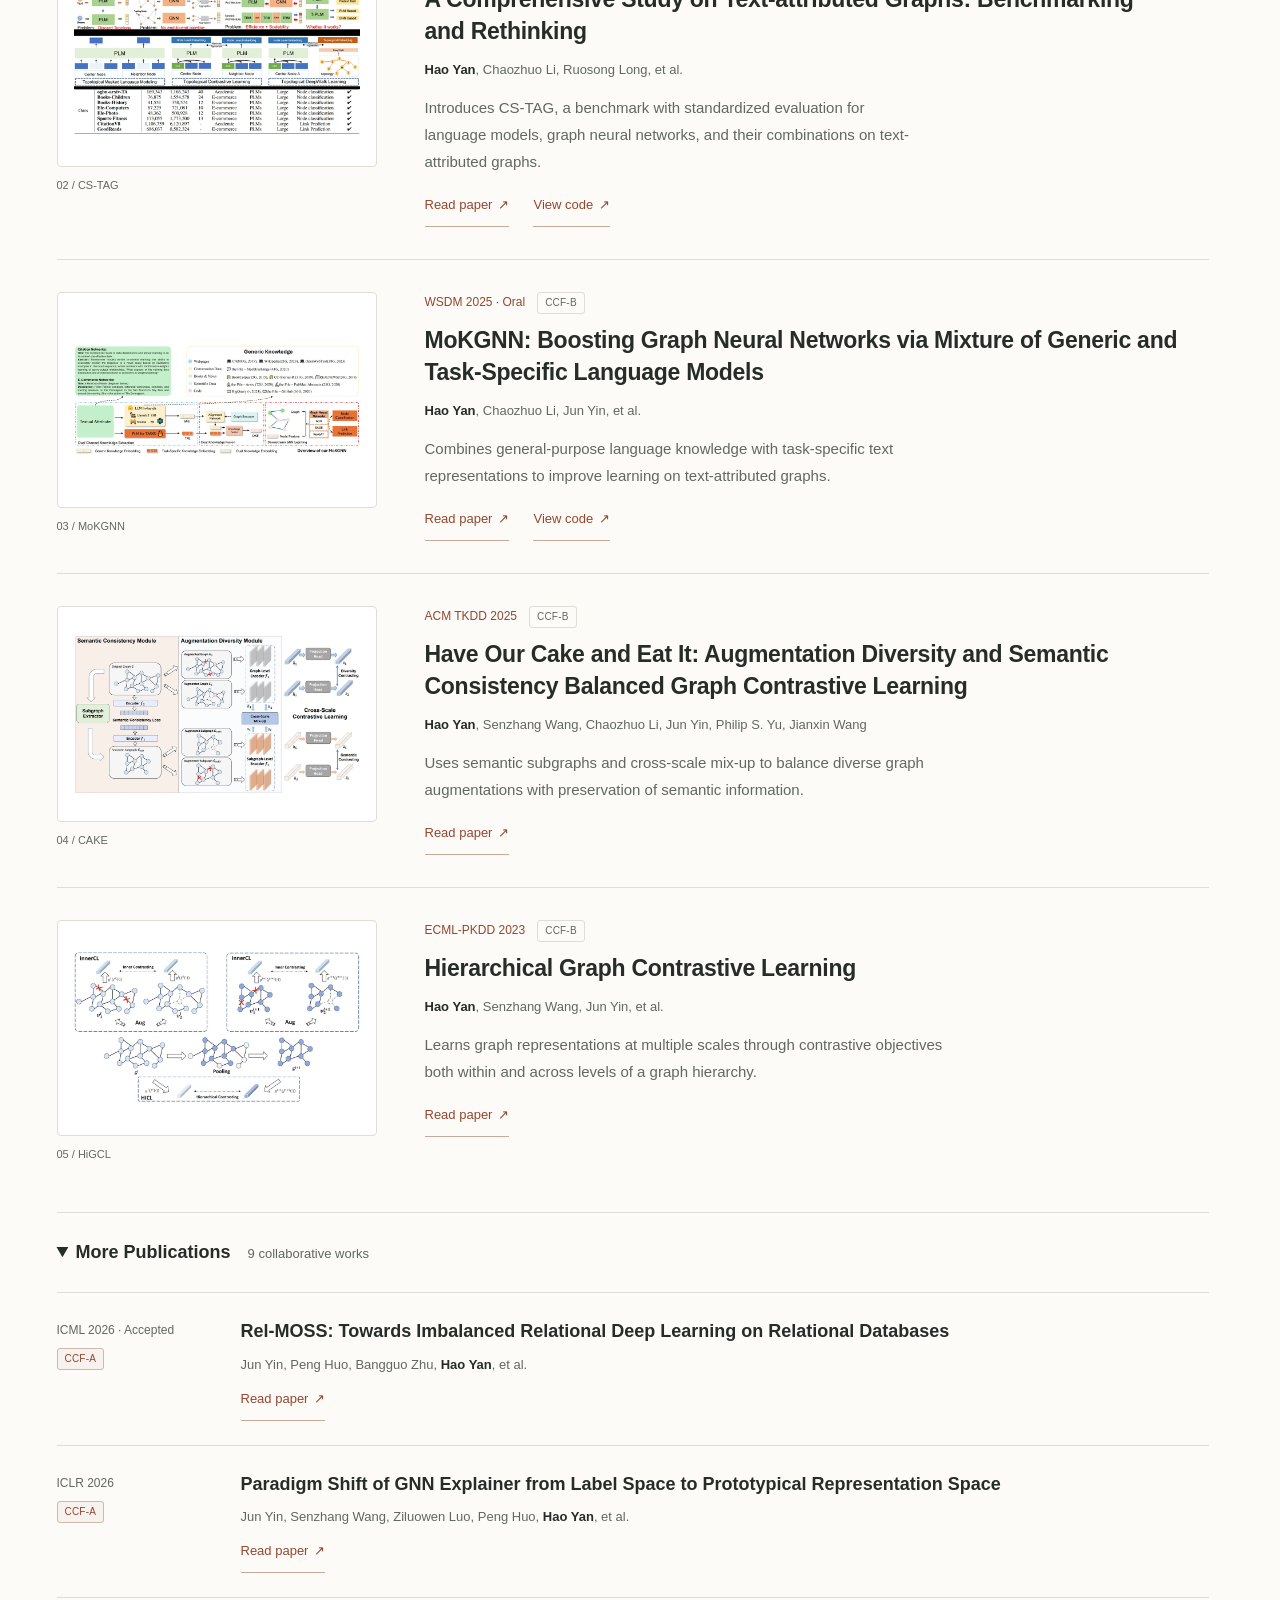
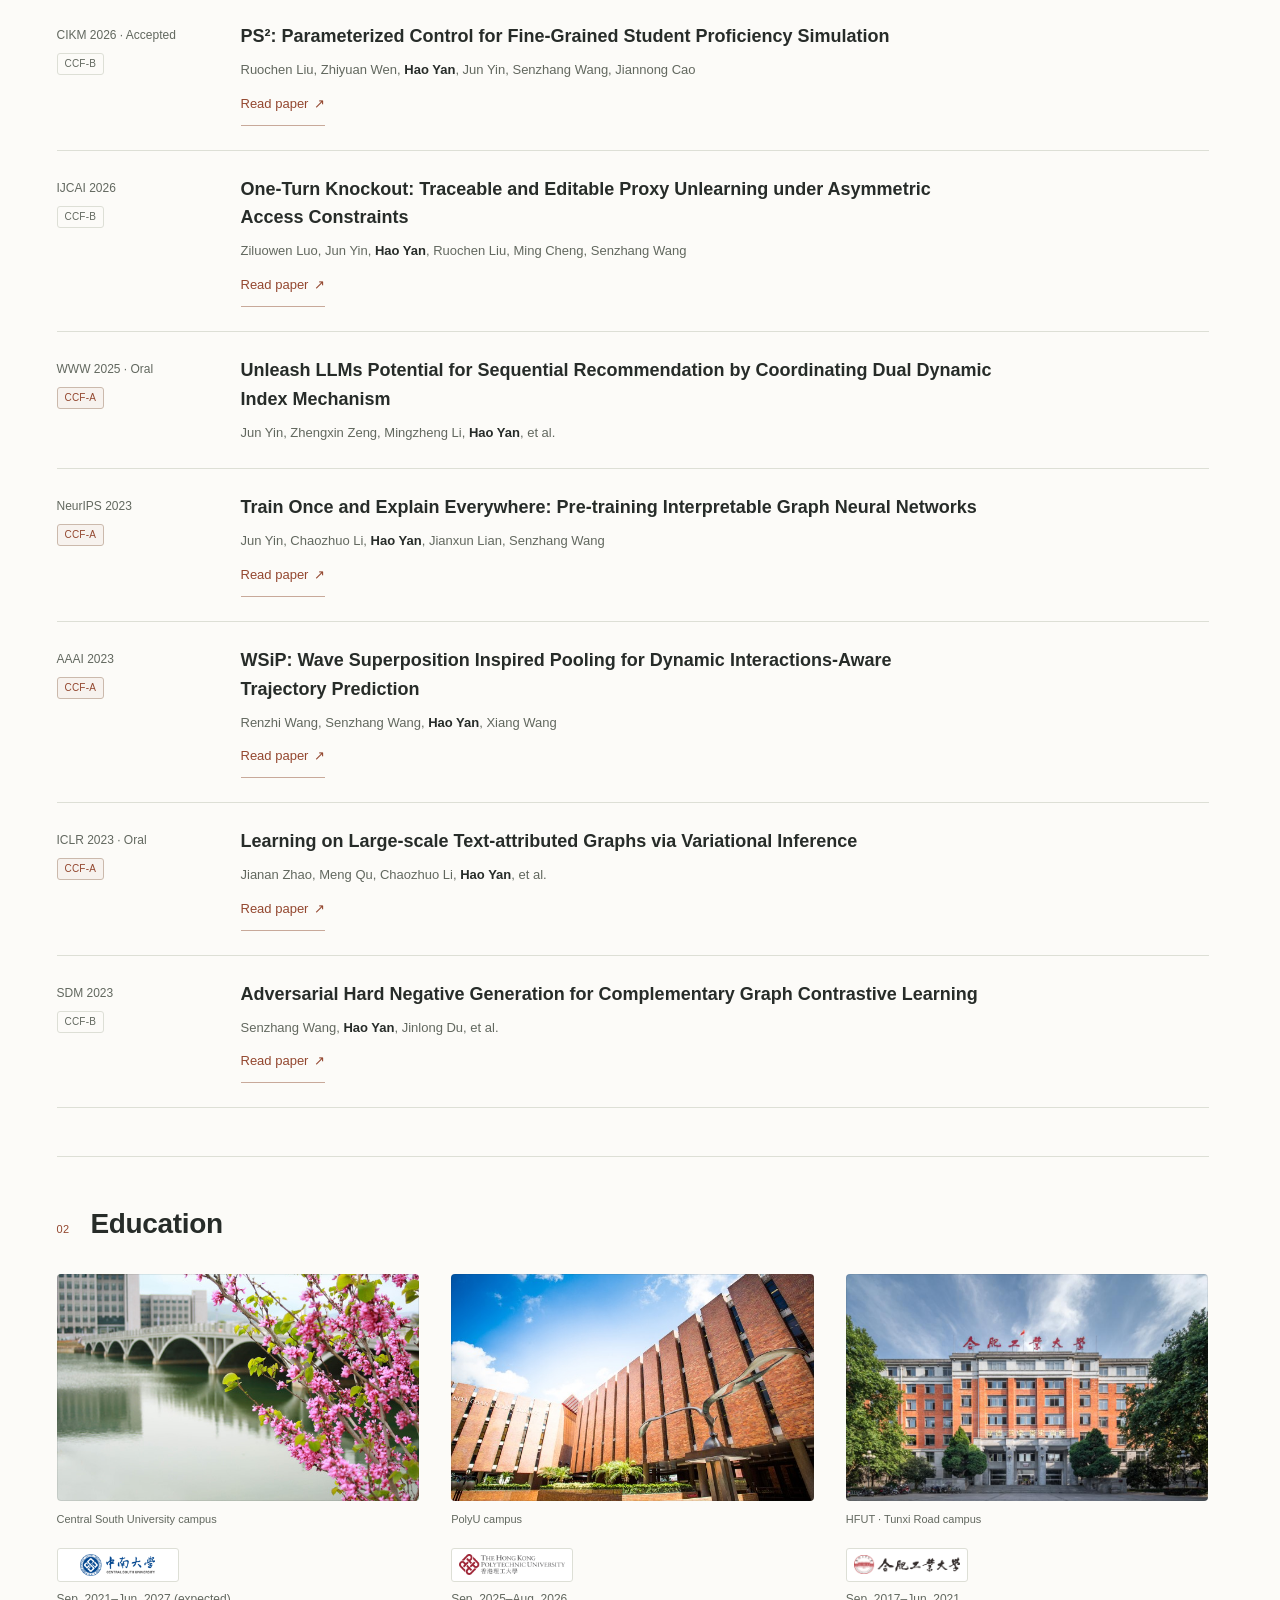
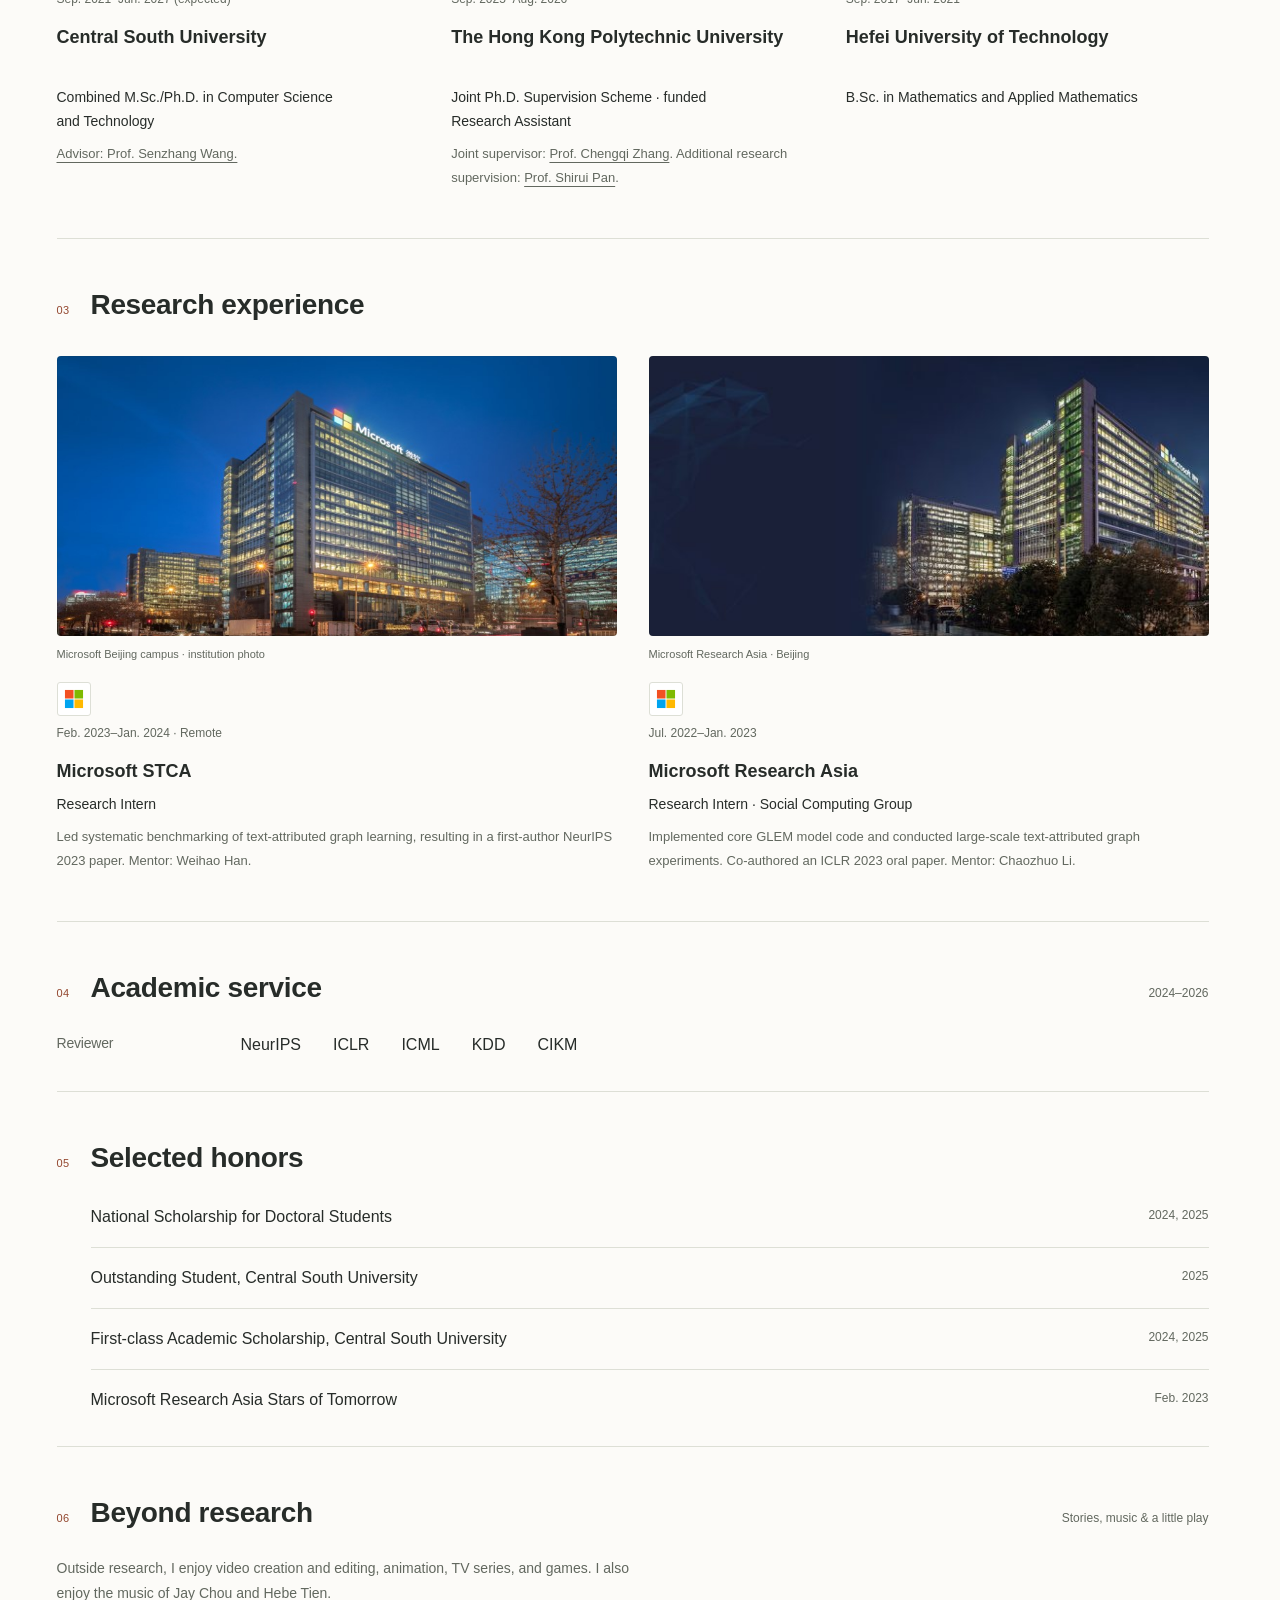
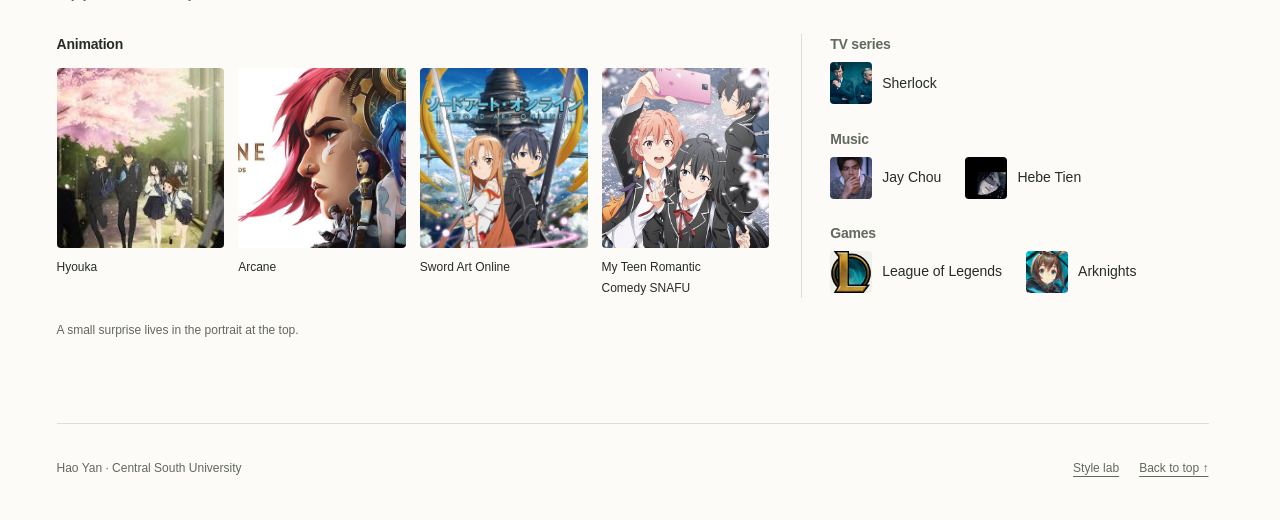
<file: design-demos/editorial.html>
<!doctype html>
<!-- Design assumptions: This is the editable source of the published academic homepage.
All personal facts come exclusively from design-spec.md and content.json.
Reference migration: Distill (https://distill.pub/, live article index checked 2026-09-29)
informs explanatory figure captions, contextual publication metadata, and article-led
reading. This is not a copy of its branding or layout. The design uses a compact bilingual identity, a research-led introduction,
Newsreader for the name and a restrained rust accent. No decorative
statistics or product cards. Original paper figures remain uncropped. All 14 supplied
publications are present; project and tool-skills sections are omitted from this academic homepage.
The supplied illustration is an avatar. No CV link is offered because no current CV
asset is supplied. Native disclosure keeps the full paper record usable without JS. -->
<html lang="en"><head><meta charset="utf-8"><meta name="viewport" content="width=device-width,initial-scale=1"><meta name="robots" content="noindex,nofollow"><meta name="description" content="Hao Yan — graph learning, language models, multimodal learning, LLMs, agents, and reasoning."><title>Hao Yan (颜浩) · Sherirto · Academic Profile</title><script src="../js/homepage-preferences.js"></script><style>
@font-face{font-family:Newsreader;src:url('../fonts/homepage/Newsreader.ttf') format('truetype');font-weight:200 800;font-display:swap}
@font-face{font-family:'Noto Sans SC Name';src:url('../fonts/homepage/NotoSansSC-Name.ttf') format('truetype');font-weight:500;font-display:swap;unicode-range:U+989C,U+6D69}
:root{color-scheme:light;--bg:#fff;--ink:#292a28;--muted:#656862;--line:#e0e2dc;--accent:#9d482f;--wash:#f7f8f5;--figure-bg:#fbfaf8;--figure-line:#e8e7e2;--link-line:#c7a392;--sans:-apple-system,BlinkMacSystemFont,'Segoe UI','PingFang SC','Microsoft YaHei',sans-serif;--serif:Newsreader,Georgia,'Times New Roman',serif;--section-size:27px}
:root[data-theme="dark"]{color-scheme:dark;--bg:#171a19;--ink:#eee9df;--muted:#b5b2a9;--line:#3f4441;--accent:#e9ad8d;--wash:#252a27;--figure-bg:#f7f5f1;--figure-line:#555c56;--link-line:#876653}
@media(prefers-color-scheme:dark){:root:not([data-theme]){color-scheme:dark;--bg:#171a19;--ink:#eee9df;--muted:#b5b2a9;--line:#3f4441;--accent:#e9ad8d;--wash:#252a27;--figure-bg:#f7f5f1;--figure-line:#555c56;--link-line:#876653}}
*{box-sizing:border-box}
html{scroll-behavior:smooth;scroll-padding-top:28px}
body{margin:0;background:var(--bg);color:var(--ink);font:400 16px/1.75 var(--sans);-webkit-font-smoothing:antialiased}
p,h1,h2,h3,figure,dl,dd{margin:0}
p{text-wrap:pretty}
h1,h2,h3{font-weight:600;text-wrap:pretty}
h2{font-size:var(--section-size);line-height:1.35;letter-spacing:-.025em}
h3{font-size:20px;line-height:1.45;letter-spacing:-.015em}
a{color:inherit;text-decoration-thickness:1px;text-underline-offset:4px}
a:hover{color:var(--accent)}
a:focus-visible,summary:focus-visible,button:focus-visible{outline:2px solid var(--accent);outline-offset:5px}
strong{font-weight:600}
.page{max-width:1144px;margin:auto;padding:0 32px}
.skip{position:fixed;top:-80px;left:16px;padding:10px 16px;background:var(--bg);z-index:10}
.skip:focus{top:12px}
.legacy-anchor{display:block;position:absolute;width:0;height:0;scroll-margin-top:28px}
.masthead{display:flex;align-items:center;justify-content:space-between;gap:24px;padding:14px 0;border-bottom:1px solid var(--line)}
.masthead-label{color:var(--muted);font-size:12px;letter-spacing:.1em;text-transform:uppercase}
.masthead nav{display:flex;flex-wrap:wrap;gap:25px;font-size:14px}
.masthead nav a{display:inline-flex;align-items:center;min-height:44px;text-decoration:none}
.display-controls{display:flex;align-items:center;gap:8px;flex-shrink:0}
.display-control{display:inline-flex;align-items:center;justify-content:center;min-width:54px;min-height:44px;padding:7px 11px;border:1px solid var(--line);border-radius:6px;background:transparent;color:var(--ink);font:400 13px/1.4 var(--sans);text-decoration:none;cursor:pointer}
.display-control[hidden]{display:none}
.display-control:hover{color:var(--accent);border-color:var(--accent);background:var(--wash)}
.hero{padding:36px 0 30px}
.identity-row{display:flex;align-items:center;justify-content:space-between;gap:24px;padding-bottom:32px}
.identity{display:flex;align-items:center;gap:20px;min-width:0}
.avatar{width:72px;height:72px;border-radius:50%;object-fit:cover;flex-shrink:0}
.hero h1{display:flex;align-items:baseline;flex-wrap:wrap;gap:14px;font:450 48px/1.15 var(--serif);letter-spacing:-.035em}
.chinese-name{font:500 33px/1.3 'PingFang SC','Noto Sans SC Name','Microsoft YaHei',sans-serif;letter-spacing:.025em;white-space:nowrap}
.name-separator{font:400 20px/1 var(--sans);color:var(--muted);align-self:center}
.english-name{font-size:14px;color:var(--muted);margin-top:5px}
.english-name strong{font-weight:500;color:var(--ink)}
.contact-links{display:flex;justify-content:flex-end;gap:4px 20px;flex-wrap:wrap;max-width:420px;font-size:14px}
.text-link{color:var(--accent);text-decoration:none;border-bottom:1px solid var(--link-line);padding-bottom:2px}
.contact-links .text-link{display:inline-flex;align-items:center;gap:5px;min-height:38px;white-space:nowrap}
.contact-links .email-link{flex-basis:auto}
.profile-grid{display:grid;grid-template-columns:minmax(0,1.2fr) minmax(0,1fr);gap:48px;border-top:1px solid var(--line);padding-top:28px}
.about,.research-overview{min-width:0}
.about h2,.research-overview h2{margin-bottom:16px;font-size:23px}
.hero-bio>p{margin-bottom:15px;line-height:1.8}
.hero-bio>p:last-child{margin-bottom:0}
.hero-bio a,.focus-links a{color:var(--accent);text-decoration:none;border-bottom:1px solid var(--link-line)}
.bio-background{font-size:14px;color:var(--muted)}
.research-overview{border-left:1px solid var(--line);padding-left:36px}
.focus-item+.focus-item{margin-top:17px}
.focus-item h3{font-size:16px;line-height:1.5;letter-spacing:0}
.focus-item p{font-size:14px;line-height:1.65;color:var(--muted);margin-top:3px}
.focus-links{display:flex;gap:16px;flex-wrap:wrap;margin-top:5px;font-size:13px;line-height:1.6}
.research-direction{border-top:1px solid var(--line);margin-top:19px;padding-top:14px;font-size:14px;line-height:1.7;color:var(--muted)}
.research-direction strong{display:block;color:var(--ink);font-size:13px;margin-bottom:3px}
.availability{margin-top:26px;padding:13px 17px;background:var(--wash);border-radius:6px;font-size:14px;line-height:1.75;color:var(--muted)}
.availability strong{color:var(--ink)}
.section-heading{display:flex;justify-content:space-between;align-items:baseline;gap:20px;border-top:1px solid var(--line);padding:28px 0 14px}
.section-heading>p{font-size:13px;color:var(--muted)}
.publication-note{font-size:12px;line-height:1.65;color:var(--muted);margin-bottom:9px}
.publication-note a{text-decoration-color:var(--line)}
.eyebrow{font-size:12px;line-height:1.6;color:var(--muted)}
.paper{display:grid;grid-template-columns:250px minmax(0,1fr);gap:32px;align-items:center;padding:26px 0}
.paper+.paper{border-top:1px solid var(--line)}
.paper figure,.paper-copy{min-width:0}
.paper figure>a{display:flex;align-items:center;justify-content:center;height:174px;padding:8px;background:var(--figure-bg);border:1px solid var(--figure-line);border-radius:6px}
.paper img{display:block;width:100%;height:100%;object-fit:contain}
.paper figcaption{font-size:11px;line-height:1.6;color:var(--muted);padding-top:6px}
.paper-copy h3{font-size:21px;line-height:1.4;letter-spacing:-.015em}
.paper-title-link{text-decoration:none}
.paper-title-link:hover{text-decoration:underline;text-decoration-thickness:1px}
.venue{display:flex;align-items:center;flex-wrap:wrap;gap:9px;margin-bottom:7px;color:var(--accent);font-weight:500}
.ccf-badge{display:inline-flex;white-space:nowrap;border:1px solid var(--line);border-radius:4px;padding:0 6px;font-size:10px;line-height:1.8;font-weight:500;color:var(--muted);letter-spacing:.02em}
.authors{font-size:13px;line-height:1.7;color:var(--muted);margin-top:8px}
.authors strong{color:var(--ink);font-weight:600}
.paper-summary{font-size:14px;line-height:1.75;margin-top:9px;color:var(--ink)}
.paper-links{display:flex;gap:20px;flex-wrap:wrap;margin-top:10px;font-size:13px}
.paper-links:empty{display:none}
.publication-record{border-top:1px solid var(--line);border-bottom:1px solid var(--line);margin:12px 0 36px}
.publication-record summary{padding:20px 0;font-size:19px;font-weight:600;cursor:pointer;list-style-position:inside}
.publication-record summary span{font-size:13px;font-weight:400;color:var(--muted);margin-left:12px}
.archive-paper{display:grid;grid-template-columns:142px minmax(0,1fr);gap:28px;border-top:1px solid var(--line);padding:21px 0}
.archive-venue{display:flex;align-items:flex-start;flex-direction:column;gap:7px;font-size:12px;color:var(--muted);padding-top:3px}
.archive-paper h3{font-size:18px;line-height:1.5;font-weight:550}
.archive-paper .authors{margin-top:6px}
.history{margin:0 0 38px}
.history>div+div{margin-top:32px}
.history h2{border-top:1px solid var(--line);padding-top:28px;margin-bottom:22px}
.history-list{display:grid;gap:27px;align-items:start}
.education-list{grid-template-columns:repeat(3,minmax(0,1fr))}
.experience-list{grid-template-columns:repeat(2,minmax(0,1fr))}
.history-entry{min-width:0}
.history-visual{margin-bottom:13px}
.history-visual>a{display:block;overflow:hidden;border-radius:8px;background:var(--wash)}
.place-photo{display:block;width:100%;height:160px;object-fit:cover}
.experience-list .place-photo{height:174px;object-position:center 38%}
.history-visual figcaption{font-size:11px;line-height:1.5;color:var(--muted);margin-top:6px}
.history-entry-top{display:flex;align-items:center;gap:8px 12px;flex-wrap:wrap;margin-bottom:10px}
.organization-logo-frame{display:flex;align-items:center;justify-content:center;width:122px;height:34px;flex-shrink:0;padding:5px 7px;background:#fff;border:1px solid var(--line);border-radius:4px}
.organization-logo{display:block;width:100%;height:100%;object-fit:contain}
.organization-logo-frame--company{width:34px;padding:6px}
.history-entry h3{font-size:19px;line-height:1.4;margin-bottom:7px}
.history-entry .role{font-size:15px;line-height:1.7}
.history-entry .detail{font-size:14px;color:var(--muted);line-height:1.75;margin-top:8px}
.service-body{display:grid;grid-template-columns:142px minmax(0,1fr);gap:28px;padding:0 0 32px}
.service-body h3{font-size:16px;font-weight:400;line-height:1.75;color:var(--muted)}
.reviewer-venues{display:flex;flex-wrap:wrap;gap:7px 25px;font-size:17px;font-weight:500}
.honors-section{padding-bottom:32px}
.honors-section ul{list-style:none;margin:0;padding:0;font-size:16px;line-height:1.7}
.honors-section li{display:grid;grid-template-columns:minmax(0,1fr) auto;gap:20px;padding:11px 0;border-bottom:1px solid var(--line)}
.honors-section li:first-child{padding-top:2px}
.honors-section li:last-child{border:0;padding-bottom:0}
.honor-date{font-size:13px;color:var(--muted);white-space:nowrap;line-height:2;font-variant-numeric:tabular-nums}
.personal-section{padding-bottom:34px}
.personal-intro{font-size:15px;color:var(--muted);margin-bottom:22px}
.personal-grid{display:grid;grid-template-columns:minmax(0,1.65fr) minmax(240px,1fr);gap:35px}
.personal-grid article{min-width:0}
.personal-grid article+article{border-left:1px solid var(--line);padding-left:28px}
.personal-grid h3{font-size:18px;margin-bottom:16px}
.animation-shelf{display:grid;grid-template-columns:112px minmax(0,1fr);gap:20px}
.animation-shelf figure{min-width:0}
.interest-image{display:block;width:fit-content;max-width:100%;text-decoration:none}
.animation-shelf img{display:block;width:auto;max-width:100%;height:158px;object-fit:contain;object-position:left center}
.animation-shelf figcaption{font-size:14px;margin-top:9px}
.game-shelf{display:grid;gap:16px}
.game-entry{display:grid;grid-template-columns:65px minmax(0,1fr);align-items:center;gap:18px}
.game-entry img{display:block;width:65px;height:65px;object-fit:contain}
.game-entry figcaption{font-size:16px;font-weight:500;line-height:1.45}
.footer{display:flex;align-items:center;justify-content:space-between;gap:24px;border-top:1px solid var(--line);padding:22px 0 30px;font-size:12px;color:var(--muted)}
.footer a{white-space:nowrap}
html[lang="zh-CN"] .hero-bio>p{line-height:1.95}
html[lang="zh-CN"] h2,html[lang="zh-CN"] .focus-item h3{letter-spacing:0}
@media(max-width:1000px){.masthead{gap:14px}.masthead-label{font-size:11px}.masthead nav{gap:18px}.profile-grid{gap:28px;grid-template-columns:1.15fr 1fr}.research-overview{padding-left:26px}.identity-row{flex-wrap:wrap;gap:12px}.contact-links{justify-content:flex-start;max-width:none}.paper{grid-template-columns:200px minmax(0,1fr);gap:25px}.paper figure>a{height:150px}.history-list{gap:21px}.history-entry-top{align-items:flex-start;flex-direction:column;gap:7px}.place-photo{height:130px}.experience-list .place-photo{height:156px}.personal-grid{gap:25px}.personal-grid article+article{padding-left:22px}.animation-shelf{grid-template-columns:98px minmax(0,1fr);gap:16px}.animation-shelf img{height:140px}}
@media(max-width:760px){.profile-grid{grid-template-columns:1fr;gap:24px}.research-overview{padding:23px 0 0;border-left:0;border-top:1px solid var(--line)}.focus-list{display:grid;grid-template-columns:repeat(3,minmax(0,1fr));gap:22px}.focus-item+.focus-item{margin-top:0}.research-direction strong{display:inline;margin-right:8px}.education-list,.experience-list{grid-template-columns:1fr;gap:26px}.history-entry{display:grid;grid-template-columns:200px minmax(0,1fr);column-gap:24px}.history-visual{grid-row:1/5;margin:0}.place-photo,.experience-list .place-photo{height:140px}.history-entry-top{flex-direction:row;align-items:center}.personal-grid{grid-template-columns:minmax(0,1.5fr) minmax(200px,1fr)}}
@media(max-width:700px){:root{--section-size:25px}.page{padding:0 22px}.masthead{display:grid;grid-template-columns:minmax(0,1fr) auto;gap:3px 12px;padding:10px 0 5px}.masthead-label{font-size:10px;letter-spacing:.06em}.masthead nav{grid-column:1/-1;grid-row:2;gap:19px;font-size:13px}.display-controls{grid-column:2;grid-row:1;gap:6px}.display-control{min-width:48px;padding:7px 9px;font-size:12px}.hero{padding:26px 0}.identity-row{padding-bottom:22px}.identity{gap:14px}.avatar{width:55px;height:55px}.hero h1{font-size:38px;gap:10px}.chinese-name{font-size:28px}.name-separator{font-size:16px}.contact-links{font-size:13px;gap:3px 19px}.profile-grid{padding-top:23px}.focus-list{grid-template-columns:1fr;gap:17px}.research-direction strong{display:block}.availability{margin-top:23px;padding:13px 14px}.section-heading{align-items:flex-start;flex-direction:column;gap:5px;padding-top:25px}.publication-note{margin-top:0}.paper{grid-template-columns:165px minmax(0,1fr);gap:21px}.paper figure>a{height:138px}.paper-copy h3{font-size:20px}.archive-paper{grid-template-columns:112px minmax(0,1fr);gap:20px}.history-entry{grid-template-columns:155px minmax(0,1fr);gap:0 20px}.place-photo,.experience-list .place-photo{height:120px}.history>div+div{margin-top:30px}.service-body{grid-template-columns:100px minmax(0,1fr);gap:20px}.honors-section li{gap:8px 14px}.personal-grid{grid-template-columns:1fr;gap:22px}.personal-grid article+article{border:0;border-top:1px solid var(--line);padding:20px 0 0}.animation-shelf{grid-template-columns:100px minmax(0,1fr);gap:18px}.animation-shelf img{height:142px}.footer{gap:14px}}
@media(max-width:540px){.masthead nav{column-gap:18px;row-gap:0}.paper{display:flex;flex-direction:column;align-items:stretch;gap:16px;padding:24px 0}.paper-copy{order:0}.paper figure{order:1;width:min(100%,280px)}.paper figure>a{height:176px}.archive-paper{display:block}.archive-venue{flex-direction:row;flex-wrap:wrap;align-items:center;gap:10px;padding:0;margin-bottom:8px}.publication-record summary span{display:block;margin-left:22px;margin-top:3px}.history-entry{display:block}.history-visual{margin-bottom:13px}.place-photo,.experience-list .place-photo{height:auto;aspect-ratio:2.2}.history-entry-top{flex-direction:row;flex-wrap:wrap}.service-body{display:block}.reviewer-venues{margin-top:7px}.footer{align-items:flex-start}}
@media(max-width:380px){.page{padding:0 18px}.identity{gap:11px}.avatar{width:46px;height:46px}.hero h1{font-size:34px;gap:8px}.chinese-name{font-size:25px}.name-separator{font-size:14px}.contact-links{gap:3px 16px}.honors-section li{grid-template-columns:1fr;gap:2px}.honor-date{line-height:1.5}.animation-shelf{grid-template-columns:85px minmax(0,1fr);gap:14px}.animation-shelf img{height:120px}}
@media(prefers-reduced-motion:reduce){html{scroll-behavior:auto}}
@media print{:root,:root[data-theme="dark"]{--bg:#fff;--ink:#292a28;--muted:#656862;--line:#e0e2dc;--accent:#9d482f}.display-controls,.skip{display:none}.page{max-width:none;padding:0}.paper,.history-entry{break-inside:avoid}.profile-grid{display:block}.research-overview{border:0;padding:20px 0}.paper-links a{color:inherit}}
</style><link rel="stylesheet" href="../css/homepage-corner.css"><script src="../js/homepage-corner.js" defer></script><script src="../js/homepage-editorial.js" defer></script><link rel="stylesheet" href="../css/homepage-editorial.css"></head><body><a class="skip" href="#main">Skip to content</a><div class="page"><header class="masthead"><span class="masthead-label">Academic Profile</span><nav aria-label="Main navigation"><a href="#about">About</a><a href="#research">Research</a><a href="#background">Background</a><a href="#service">Service</a></nav><div class="display-controls" aria-label="Display preferences"><a id="language-toggle" class="display-control" href="/zh/" hreflang="zh-CN" lang="zh-CN" aria-label="查看中文主页">中文</a><button id="theme-toggle" class="display-control" type="button" hidden><span data-theme-label>Dark</span></button></div><span class="reading-progress" aria-hidden="true"></span></header><main id="main"><section class="hero" aria-labelledby="name">
  <div class="identity-row">
    <div class="identity">
      <a id="personal-corner-trigger" class="avatar-link" href="#life" aria-label="Explore Sherirto’s personal interests" title="A little detour"><img class="avatar" src="../images/hao.jpg" alt="Hao Yan’s illustrated avatar" width="66" height="66"></a>
      <div class="name-line">
        <h1 id="name"><span lang="en">Hao Yan</span><span class="name-separator" aria-hidden="true">·</span><span class="chinese-name" lang="zh-CN">颜浩</span></h1>
        <p class="english-name"><strong>Sherirto</strong> · Ph.D. student</p>
      </div>
    </div>
    <div class="contact-links"><a class="text-link email-link" href="mailto:csuyh1999@csu.edu.cn">csuyh1999@csu.edu.cn <span aria-hidden="true">↗</span></a><a class="text-link" href="https://github.com/sktsherlock">GitHub <span aria-hidden="true">↗</span></a><a class="text-link" href="tel:+8615869732997" aria-label="Call +86 158 6973 2997">+86 158-6973-2997 <span aria-hidden="true">↗</span></a></div>
  </div>
  <div class="profile-grid">
    <div class="about" id="about">
      <h2>About me</h2>
      <div class="hero-bio">
        <p>I am a Ph.D. student in Computer Science at <strong>Central South University</strong>, advised by <a href="https://senzhangwangcsu.github.io/index.html">Prof. Senzhang Wang</a>. I expect to graduate in <strong>June 2027</strong>.</p>
        <p>From September 2025 to August 2026, I joined the Joint Ph.D. Supervision Scheme at <strong>The Hong Kong Polytechnic University</strong> as a fully funded Research Assistant, supervised by <a href="https://chengqi-zhang.github.io/">Prof. Chengqi Zhang</a>. I also receive research supervision from <a href="https://shiruipan.github.io/">Prof. Shirui Pan</a>.</p>
        <p>My research began with <strong>graph contrastive learning under sparse supervision</strong> and has expanded to <strong>text- and multimodal-attributed graphs</strong>. I develop learning methods and benchmarks, and am now moving toward <strong>Graph–LLM architectures</strong>.</p>
        <p class="bio-background">Previously, I interned at <strong>Microsoft Research Asia</strong> and <strong>Microsoft STCA</strong> (remote), mentored by <a href="https://whatsname1991.github.io/">Chaozhuo Li</a> and <strong>Weihao Han</strong>, respectively. I received my B.Sc. in Mathematics from <strong>Hefei University of Technology</strong> in 2021. <a href="#background">Education &amp; experience ↓</a></p>
      </div>
    </div>
    <aside class="research-overview" aria-labelledby="focus-title">
      <h2 id="focus-title">Research trajectory</h2>
      <div class="focus-list">
        <div class="focus-item"><span class="focus-step" aria-hidden="true">01</span><h3>Graph learning with sparse labels</h3><p>My early work studies graph contrastive learning with sparse labels, using hierarchical views and augmentations that preserve semantics.</p><div class="focus-links"><a href="#higcl">HiGCL</a><a href="#cake">CAKE</a></div></div>
        <div class="focus-item"><span class="focus-step" aria-hidden="true">02</span><h3>Text- and multimodal-attributed graphs</h3><p>I develop benchmarks for text- and multimodal-attributed graphs, comparing graph, language, and vision–language models.</p><div class="focus-links"><a href="#tag">CS-TAG</a><a href="#magb">MAGB</a></div></div>
        <div class="focus-item"><span class="focus-step" aria-hidden="true">03</span><h3>Toward Graph–LLM architectures</h3><p>I am moving toward Graph–LLM architectures, combining general-purpose and task-specific language representations with GNNs.</p><div class="focus-links"><a href="#mokgnn">MoKGNN</a></div></div>
      </div>
      <p class="research-direction"><strong>Exploring next</strong>I am extending this foundation toward LLM reasoning, agents, and looped Transformers.</p>
    </aside>
  </div>
  <p class="availability"><strong>Open to opportunities.</strong> I am seeking <strong>Research Assistant</strong> and <strong>Algorithm Engineer</strong> positions in LLMs, agents, and reasoning.</p>
</section><section id="research" aria-labelledby="research-title">
<div class="section-heading"><h2 id="research-title"><span class="chapter-index" aria-hidden="true">01</span><span>First-author research</span></h2><p>5 first-author papers · 14 publications in total</p></div>
<p class="publication-note">Venue ratings follow the <a href="https://www.ccf.org.cn/Academic_Evaluation/By_category/">CCF 2026 catalogue</a>.</p>
<nav class="paper-index" aria-label="Jump to a first-author paper"><a href="#magb"><span aria-hidden="true">01</span>MAGB</a><a href="#tag"><span aria-hidden="true">02</span>CS-TAG</a><a href="#mokgnn"><span aria-hidden="true">03</span>MoKGNN</a><a href="#cake"><span aria-hidden="true">04</span>CAKE</a><a href="#higcl"><span aria-hidden="true">05</span>HiGCL</a></nav>
<article class="paper paper-0" id="magb">
  <figure><a href="../images/homepage/magb-data-example-arxiv-v2.png" data-figure-view data-figure-label="MAGB · KDD 2025" aria-label="Open full figure for When Graph Meets Multimodal: Benchmarking and Meditating on Multimodal Attributed Graph Learning"><img src="../images/homepage/previews/magb.webp" alt="A six-node multimodal graph and an expanded node showing a bird photograph with its text description." width="1000" height="562" loading="lazy" decoding="async"><span class="figure-hint" aria-hidden="true">View figure ↗</span></a><figcaption><span class="figure-index">01 / MAGB</span><span>Figure 1 · arXiv v2</span></figcaption></figure>
  <div class="paper-copy"><p class="eyebrow venue"><span>KDD 2025</span><span class="ccf-badge" data-tier="A">CCF-A</span></p><h3 lang="en"><a class="paper-title-link" href="https://doi.org/10.1145/3711896.3737404">When Graph Meets Multimodal: Benchmarking and Meditating on Multimodal Attributed Graph Learning</a></h3><p class="authors" lang="en"><strong>Hao Yan</strong>, Chaozhuo Li, Jun Yin, et al.</p><p class="paper-summary">Introduces five multimodal graph datasets and a unified comparison of GNN- and VLM-based predictors, examining the effects of domain, modality imbalance, and graph retrieval.</p><div class="paper-links"><a class="text-link" href="https://doi.org/10.1145/3711896.3737404">Read paper <span aria-hidden="true">↗</span></a><a class="text-link" href="https://github.com/sktsherlock/MAGB">View code <span aria-hidden="true">↗</span></a></div></div>
</article>
<article class="paper paper-1" id="tag">
  <figure><a href="../images/CSTAG.png" data-figure-view data-figure-label="CS-TAG · NeurIPS 2023" aria-label="Open full figure for A Comprehensive Study on Text-attributed Graphs: Benchmarking and Rethinking"><img src="../images/homepage/previews/tag.webp" alt="Benchmarking language and graph models for text-attributed graph learning." width="1000" height="524" loading="lazy" decoding="async"><span class="figure-hint" aria-hidden="true">View figure ↗</span></a><figcaption><span class="figure-index">02 / CS-TAG</span></figcaption></figure>
  <div class="paper-copy"><p class="eyebrow venue"><span>NeurIPS 2023</span><span class="ccf-badge" data-tier="A">CCF-A</span></p><h3 lang="en"><a class="paper-title-link" href="https://papers.neurips.cc/paper_files/paper/2023/file/37d00f567a18b478065f1a91b95622a0-Paper-Datasets_and_Benchmarks.pdf">A Comprehensive Study on Text-attributed Graphs: Benchmarking and Rethinking</a></h3><p class="authors" lang="en"><strong>Hao Yan</strong>, Chaozhuo Li, Ruosong Long, et al.</p><p class="paper-summary">Introduces CS-TAG, a benchmark with standardized evaluation for language models, graph neural networks, and their combinations on text-attributed graphs.</p><div class="paper-links"><a class="text-link" href="https://papers.neurips.cc/paper_files/paper/2023/file/37d00f567a18b478065f1a91b95622a0-Paper-Datasets_and_Benchmarks.pdf">Read paper <span aria-hidden="true">↗</span></a><a class="text-link" href="https://github.com/sktsherlock/TAG-Benchmark">View code <span aria-hidden="true">↗</span></a></div></div>
</article>
<article class="paper paper-2" id="mokgnn">
  <figure><a href="../images/MokGNN.jpg" data-figure-view data-figure-label="MoKGNN · WSDM 2025 · Oral" aria-label="Open full figure for MoKGNN: Boosting Graph Neural Networks via Mixture of Generic and Task-Specific Language Models"><img src="../images/homepage/previews/mokgnn.webp" alt="Generic and task-specific language models meet graph representation learning." width="1000" height="382" loading="lazy" decoding="async"><span class="figure-hint" aria-hidden="true">View figure ↗</span></a><figcaption><span class="figure-index">03 / MoKGNN</span></figcaption></figure>
  <div class="paper-copy"><p class="eyebrow venue"><span>WSDM 2025 · Oral</span><span class="ccf-badge" data-tier="B">CCF-B</span></p><h3 lang="en"><a class="paper-title-link" href="https://doi.org/10.1145/3701551.3703571">MoKGNN: Boosting Graph Neural Networks via Mixture of Generic and Task-Specific Language Models</a></h3><p class="authors" lang="en"><strong>Hao Yan</strong>, Chaozhuo Li, Jun Yin, et al.</p><p class="paper-summary">Combines general-purpose language knowledge with task-specific text representations to improve learning on text-attributed graphs.</p><div class="paper-links"><a class="text-link" href="https://doi.org/10.1145/3701551.3703571">Read paper <span aria-hidden="true">↗</span></a><a class="text-link" href="https://github.com/sktsherlock/MoKGNN">View code <span aria-hidden="true">↗</span></a></div></div>
</article>
<article class="paper paper-3" id="cake">
  <figure><a href="../images/TKDD.jpg" data-figure-view data-figure-label="CAKE · ACM TKDD 2025" aria-label="Open full figure for Have Our Cake and Eat It: Augmentation Diversity and Semantic Consistency Balanced Graph Contrastive Learning"><img src="../images/homepage/previews/cake.webp" alt="Balancing semantic consistency and augmentation diversity through cross-scale graph contrastive learning." width="1000" height="555" loading="lazy" decoding="async"><span class="figure-hint" aria-hidden="true">View figure ↗</span></a><figcaption><span class="figure-index">04 / CAKE</span></figcaption></figure>
  <div class="paper-copy"><p class="eyebrow venue"><span>ACM TKDD 2025</span><span class="ccf-badge" data-tier="B">CCF-B</span></p><h3 lang="en"><a class="paper-title-link" href="https://doi.org/10.1145/3728646">Have Our Cake and Eat It: Augmentation Diversity and Semantic Consistency Balanced Graph Contrastive Learning</a></h3><p class="authors" lang="en"><strong>Hao Yan</strong>, Senzhang Wang, Chaozhuo Li, Jun Yin, Philip S. Yu, Jianxin Wang</p><p class="paper-summary">Uses semantic subgraphs and cross-scale mix-up to balance diverse graph augmentations with preservation of semantic information.</p><div class="paper-links"><a class="text-link" href="https://doi.org/10.1145/3728646">Read paper <span aria-hidden="true">↗</span></a></div></div>
</article>
<article class="paper paper-4" id="higcl">
  <figure><a href="../images/HIGCL.jpg" data-figure-view data-figure-label="HiGCL · ECML-PKDD 2023" aria-label="Open full figure for Hierarchical Graph Contrastive Learning"><img src="../images/homepage/previews/higcl.webp" alt="Within-level and cross-level contrastive learning over a hierarchy of pooled graphs." width="1000" height="534" loading="lazy" decoding="async"><span class="figure-hint" aria-hidden="true">View figure ↗</span></a><figcaption><span class="figure-index">05 / HiGCL</span></figcaption></figure>
  <div class="paper-copy"><p class="eyebrow venue"><span>ECML-PKDD 2023</span><span class="ccf-badge" data-tier="B">CCF-B</span></p><h3 lang="en"><a class="paper-title-link" href="https://link.springer.com/chapter/10.1007/978-3-031-43415-0_41">Hierarchical Graph Contrastive Learning</a></h3><p class="authors" lang="en"><strong>Hao Yan</strong>, Senzhang Wang, Jun Yin, et al.</p><p class="paper-summary">Learns graph representations at multiple scales through contrastive objectives both within and across levels of a graph hierarchy.</p><div class="paper-links"><a class="text-link" href="https://link.springer.com/chapter/10.1007/978-3-031-43415-0_41">Read paper <span aria-hidden="true">↗</span></a></div></div>
</article>
<details class="publication-record" open><summary>More Publications <span>9 collaborative works</span></summary><article class="archive-paper" id="relmoss"><p class="archive-venue"><span>ICML 2026 · Accepted</span><span class="ccf-badge" data-tier="A">CCF-A</span></p><div><h3 lang="en"><a class="paper-title-link" href="https://arxiv.org/abs/2603.07916">Rel-MOSS: Towards Imbalanced Relational Deep Learning on Relational Databases</a></h3><p class="authors" lang="en">Jun Yin, Peng Huo, Bangguo Zhu, <strong>Hao Yan</strong>, et al.</p><div class="paper-links"><a class="text-link" href="https://arxiv.org/abs/2603.07916">Read paper <span aria-hidden="true">↗</span></a></div></div></article>
<article class="archive-paper" id="proto"><p class="archive-venue"><span>ICLR 2026</span><span class="ccf-badge" data-tier="A">CCF-A</span></p><div><h3 lang="en"><a class="paper-title-link" href="https://openreview.net/forum?id=X7eYISNf01">Paradigm Shift of GNN Explainer from Label Space to Prototypical Representation Space</a></h3><p class="authors" lang="en">Jun Yin, Senzhang Wang, Ziluowen Luo, Peng Huo, <strong>Hao Yan</strong>, et al.</p><div class="paper-links"><a class="text-link" href="https://openreview.net/forum?id=X7eYISNf01">Read paper <span aria-hidden="true">↗</span></a></div></div></article>
<article class="archive-paper" id="ps2"><p class="archive-venue"><span>CIKM 2026 · Accepted</span><span class="ccf-badge" data-tier="B">CCF-B</span></p><div><h3 lang="en"><a class="paper-title-link" href="https://arxiv.org/abs/2602.00850">PS²: Parameterized Control for Fine-Grained Student Proficiency Simulation</a></h3><p class="authors" lang="en">Ruochen Liu, Zhiyuan Wen, <strong>Hao Yan</strong>, Jun Yin, Senzhang Wang, Jiannong Cao</p><div class="paper-links"><a class="text-link" href="https://arxiv.org/abs/2602.00850">Read paper <span aria-hidden="true">↗</span></a></div></div></article>
<article class="archive-paper" id="otk"><p class="archive-venue"><span>IJCAI 2026</span><span class="ccf-badge" data-tier="B">CCF-B</span></p><div><h3 lang="en"><a class="paper-title-link" href="https://www.ijcai.org/proceedings/2026/78">One-Turn Knockout: Traceable and Editable Proxy Unlearning under Asymmetric Access Constraints</a></h3><p class="authors" lang="en">Ziluowen Luo, Jun Yin, <strong>Hao Yan</strong>, Ruochen Liu, Ming Cheng, Senzhang Wang</p><div class="paper-links"><a class="text-link" href="https://www.ijcai.org/proceedings/2026/78">Read paper <span aria-hidden="true">↗</span></a></div></div></article>
<article class="archive-paper" id="dualindex"><p class="archive-venue"><span>WWW 2025 · Oral</span><span class="ccf-badge" data-tier="A">CCF-A</span></p><div><h3 lang="en">Unleash LLMs Potential for Sequential Recommendation by Coordinating Dual Dynamic Index Mechanism</h3><p class="authors" lang="en">Jun Yin, Zhengxin Zeng, Mingzheng Li, <strong>Hao Yan</strong>, et al.</p><div class="paper-links"></div></div></article>
<article class="archive-paper" id="pignn"><p class="archive-venue"><span>NeurIPS 2023</span><span class="ccf-badge" data-tier="A">CCF-A</span></p><div><h3 lang="en"><a class="paper-title-link" href="https://papers.neurips.cc/paper_files/paper/2023/file/6ecd51685e2d765bc0ad32a2e73faf62-Paper-Conference.pdf">Train Once and Explain Everywhere: Pre-training Interpretable Graph Neural Networks</a></h3><p class="authors" lang="en">Jun Yin, Chaozhuo Li, <strong>Hao Yan</strong>, Jianxun Lian, Senzhang Wang</p><div class="paper-links"><a class="text-link" href="https://papers.neurips.cc/paper_files/paper/2023/file/6ecd51685e2d765bc0ad32a2e73faf62-Paper-Conference.pdf">Read paper <span aria-hidden="true">↗</span></a></div></div></article>
<article class="archive-paper" id="wsip"><p class="archive-venue"><span>AAAI 2023</span><span class="ccf-badge" data-tier="A">CCF-A</span></p><div><h3 lang="en"><a class="paper-title-link" href="https://doi.org/10.1609/aaai.v37i4.25592">WSiP: Wave Superposition Inspired Pooling for Dynamic Interactions-Aware Trajectory Prediction</a></h3><p class="authors" lang="en">Renzhi Wang, Senzhang Wang, <strong>Hao Yan</strong>, Xiang Wang</p><div class="paper-links"><a class="text-link" href="https://doi.org/10.1609/aaai.v37i4.25592">Read paper <span aria-hidden="true">↗</span></a></div></div></article>
<article class="archive-paper" id="glem"><p class="archive-venue"><span>ICLR 2023 · Oral</span><span class="ccf-badge" data-tier="A">CCF-A</span></p><div><h3 lang="en"><a class="paper-title-link" href="https://arxiv.org/abs/2210.14709">Learning on Large-scale Text-attributed Graphs via Variational Inference</a></h3><p class="authors" lang="en">Jianan Zhao, Meng Qu, Chaozhuo Li, <strong>Hao Yan</strong>, et al.</p><div class="paper-links"><a class="text-link" href="https://arxiv.org/abs/2210.14709">Read paper <span aria-hidden="true">↗</span></a></div></div></article>
<article class="archive-paper" id="adgcl"><p class="archive-venue"><span>SDM 2023</span><span class="ccf-badge" data-tier="B">CCF-B</span></p><div><h3 lang="en"><a class="paper-title-link" href="https://epubs.siam.org/doi/10.1137/1.9781611977653.ch19">Adversarial Hard Negative Generation for Complementary Graph Contrastive Learning</a></h3><p class="authors" lang="en">Senzhang Wang, <strong>Hao Yan</strong>, Jinlong Du, et al.</p><div class="paper-links"><a class="text-link" href="https://epubs.siam.org/doi/10.1137/1.9781611977653.ch19">Read paper <span aria-hidden="true">↗</span></a></div></div></article></details>
</section><section class="history" id="background" aria-label="Education and experience"><div class="education-history"><h2><span class="chapter-index" aria-hidden="true">02</span><span>Education</span></h2><div class="history-list education-list"><article class="history-entry">
  <figure class="history-visual"><a href="https://jyxybgs.csu.edu.cn/xyfg.htm" aria-label="Photo source: Central South University campus"><img class="place-photo" src="../images/homepage/places/csu-gallery.jpg" alt="Central South University campus with a bridge, lake, and flowering trees" width="600" height="400" loading="lazy" decoding="async"></a><figcaption>Central South University campus</figcaption></figure>
  <div class="history-entry-top"><div class="organization-logo-frame"><img class="organization-logo" src="../images/homepage/organizations/csu.png" alt="Central South University logo" loading="lazy"></div><p class="eyebrow">Sep. 2021–Jun. 2027 (expected)</p></div>
  <h3>Central South University</h3><p class="role">Combined M.Sc./Ph.D. in Computer Science and Technology</p><p class="detail"><a href="https://senzhangwangcsu.github.io/index.html">Advisor: Prof. Senzhang Wang.</a></p>
</article>
<article class="history-entry">
  <figure class="history-visual"><a href="https://www.polyu.edu.hk/publications/excel/issue/201910/snapshots/where-does-polyu-s-signature-red-brick-architecture-come-from" aria-label="Photo source: PolyU campus"><img class="place-photo" src="../images/homepage/places/polyu-campus.jpg" alt="Red-brick campus architecture at The Hong Kong Polytechnic University" width="710" height="400" loading="lazy" decoding="async"></a><figcaption>PolyU campus</figcaption></figure>
  <div class="history-entry-top"><div class="organization-logo-frame"><img class="organization-logo" src="../images/homepage/organizations/polyu.png" alt="The Hong Kong Polytechnic University logo" loading="lazy"></div><p class="eyebrow">Sep. 2025–Aug. 2026</p></div>
  <h3>The Hong Kong Polytechnic University</h3><p class="role">Joint Ph.D. Supervision Scheme · funded Research Assistant</p><p class="detail">Joint supervisor: <a href="https://chengqi-zhang.github.io/">Prof. Chengqi Zhang</a>. Additional research supervision: <a href="https://shiruipan.github.io/">Prof. Shirui Pan</a>.</p>
</article>
<article class="history-entry">
  <figure class="history-visual"><a href="https://international.hfut.edu.cn/en/info/1051/1073.htm" aria-label="Photo source: HFUT · Tunxi Road campus"><img class="place-photo" src="../images/homepage/places/hfut-campus.jpg" alt="Main building at Hefei University of Technology, Tunxi Road campus" width="1024" height="682" loading="lazy" decoding="async"></a><figcaption>HFUT · Tunxi Road campus</figcaption></figure>
  <div class="history-entry-top"><div class="organization-logo-frame"><img class="organization-logo" src="../images/homepage/organizations/hfut.png" alt="Hefei University of Technology logo" loading="lazy"></div><p class="eyebrow">Sep. 2017–Jun. 2021</p></div>
  <h3>Hefei University of Technology</h3><p class="role">B.Sc. in Mathematics and Applied Mathematics</p>
</article></div></div><div class="experience-history"><h2><span class="chapter-index" aria-hidden="true">03</span><span>Research experience</span></h2><div class="history-list experience-list"><article class="history-entry">
  <figure class="history-visual"><a href="https://careers.microsoft.com/v2/global/en/locations/beijing.html" aria-label="Photo source: Microsoft Beijing campus · institution photo"><img class="place-photo" src="../images/homepage/places/microsoft-beijing.jpg" alt="Microsoft Beijing campus building at dusk" width="800" height="533" loading="lazy" decoding="async"></a><figcaption>Microsoft Beijing campus · institution photo</figcaption></figure>
  <div class="history-entry-top"><div class="organization-logo-frame organization-logo-frame--company"><img class="organization-logo" src="../images/homepage/organizations/microsoft.svg" alt="Microsoft logo" loading="lazy"></div><p class="eyebrow">Feb. 2023–Jan. 2024 · Remote</p></div>
  <h3>Microsoft STCA</h3><p class="role">Research Intern</p><p class="detail">Led systematic benchmarking of text-attributed graph learning, resulting in a first-author NeurIPS 2023 paper. Mentor: Weihao Han.</p>
</article>
<article class="history-entry">
  <figure class="history-visual"><a href="https://www.microsoft.com/en-us/research/lab/microsoft-research-asia/" aria-label="Photo source: Microsoft Research Asia · Beijing"><img class="place-photo" src="../images/homepage/places/msra-building.jpg" alt="Microsoft Research Asia building illuminated at night" width="768" height="288" loading="lazy" decoding="async"></a><figcaption>Microsoft Research Asia · Beijing</figcaption></figure>
  <div class="history-entry-top"><div class="organization-logo-frame organization-logo-frame--company"><img class="organization-logo" src="../images/homepage/organizations/microsoft.svg" alt="Microsoft logo" loading="lazy"></div><p class="eyebrow">Jul. 2022–Jan. 2023</p></div>
  <h3>Microsoft Research Asia</h3><p class="role">Research Intern · Social Computing Group</p><p class="detail">Implemented core GLEM model code and conducted large-scale text-attributed graph experiments. Co-authored an ICLR 2023 oral paper. Mentor: Chaozhuo Li.</p>
</article></div></div></section><section id="service" class="academic-service" aria-labelledby="service-title"><div class="section-heading"><h2 id="service-title"><span class="chapter-index" aria-hidden="true">04</span><span>Academic service</span></h2><p>2024–2026</p></div><div class="service-body"><h3>Reviewer</h3><p class="reviewer-venues"><span>NeurIPS</span><span>ICLR</span><span>ICML</span><span>KDD</span><span>CIKM</span></p></div></section>
<section id="recognition" class="honors-section" aria-labelledby="honors-title"><div class="section-heading"><h2 id="honors-title"><span class="chapter-index" aria-hidden="true">05</span><span>Selected honors</span></h2></div><ul><li><span class="honor-name">National Scholarship for Doctoral Students</span><span class="honor-date">2024, 2025</span></li><li><span class="honor-name">Outstanding Student, Central South University</span><span class="honor-date">2025</span></li><li><span class="honor-name">First-class Academic Scholarship, Central South University</span><span class="honor-date">2024, 2025</span></li><li><span class="honor-name">Microsoft Research Asia Stars of Tomorrow</span><span class="honor-date">Feb. 2023</span></li></ul></section>
<section id="life" class="personal-section" aria-labelledby="life-title">
  <div class="section-heading"><h2 id="life-title"><span class="chapter-index" aria-hidden="true">06</span><span>Beyond research</span></h2><p>Stories, music & a little play</p></div>
  <p class="personal-intro">Outside research, I enjoy video creation and editing, animation, TV series, and games. I also enjoy the music of Jay Chou and Hebe Tien.</p>
  <div class="life-gallery"><article class="life-animation"><h3>Animation</h3><div class="life-animation-strip"><figure class="interest-card interest-hyouka"><a href="../images/冰菓图片1.jpg"><img src="../images/冰菓图片1.jpg" alt="Hyouka characters beneath cherry blossoms" loading="lazy" decoding="async"><figcaption>Hyouka</figcaption></a></figure><figure class="interest-card interest-arcane"><a href="../images/Arcane3.jpg"><img src="../images/Arcane3.jpg" alt="Arcane ensemble artwork" loading="lazy" decoding="async"><figcaption>Arcane</figcaption></a></figure><figure class="interest-card interest-sao"><a href="https://www.aniplex.co.jp/lineup/swordartonline/"><img src="../images/homepage/previews/sao.webp" alt="Sword Art Online official key visual with Kirito and Asuna" loading="lazy" decoding="async"><figcaption>Sword Art Online</figcaption></a></figure><figure class="interest-card interest-oregairu"><a href="https://www.tbs.co.jp/anime/oregairu/"><img src="../images/homepage/previews/oregairu.webp" alt="My Teen Romantic Comedy SNAFU official animation artwork" loading="lazy" decoding="async"><figcaption>My Teen Romantic Comedy SNAFU</figcaption></a></figure></div></article>
  <div class="life-side"><article><h3>TV series</h3><div class="life-mini-row"><figure class="interest-card interest-sherlock"><a href="https://www.pbs.org/wgbh/masterpiece/shows/sherlock/"><img src="../images/homepage/previews/sherlock.webp" alt="Sherlock and John Watson in official series artwork" loading="lazy" decoding="async"><figcaption>Sherlock</figcaption></a></figure></div></article>
  <article><h3>Music</h3><div class="life-mini-row"><figure class="interest-card interest-jay"><a href="https://www.jvrmusic.com/artist/profile/1150822038412333056"><img src="../images/homepage/interests/jay-chou.jpg" alt="Jay Chou's official JVR Music artist photograph" loading="lazy" decoding="async"><figcaption>Jay Chou</figcaption></a></figure><figure class="interest-card interest-hebe"><a href="https://www.him.com.tw/CN/albumcon.php?cid=30"><img src="../images/homepage/interests/hebe-to-hebe.jpg" alt="Hebe Tien pictured on the To Hebe album cover" loading="lazy" decoding="async"><figcaption>Hebe Tien</figcaption></a></figure></div></article>
  <article><h3>Games</h3><div class="life-mini-row"><figure class="interest-card interest-lol"><a href="../images/league-of-legends.png"><img src="../images/league-of-legends.png" alt="League of Legends emblem" loading="lazy" decoding="async"><figcaption>League of Legends</figcaption></a></figure><figure class="interest-card interest-arknights"><a href="../images/Arknights.png"><img src="../images/Arknights.png" alt="Arknights character icon" loading="lazy" decoding="async"><figcaption>Arknights</figcaption></a></figure></div></article></div></div>
  <p class="portrait-hint">A small surprise lives in the portrait at the top.</p>
</section>
</main><footer class="footer"><p>Hao Yan · Central South University</p><div class="footer-detour"><button type="button" id="style-lab-trigger" class="footer-style-trigger" hidden>Style lab</button><a href="#name">Back to top ↑</a></div></footer></div><dialog id="personal-corner" class="corner-dialog" aria-labelledby="corner-title">
  <div class="corner-top"><div><p class="corner-eyebrow">You found a little detour</p><h2 id="corner-title">Sherirto’s little corner</h2></div><button type="button" class="corner-close" aria-label="Close personal corner" data-close-corner autofocus>×</button></div>
  <div class="corner-tabs" role="tablist" aria-label="Explore this corner"><button type="button" role="tab" id="corner-interests-tab" aria-controls="corner-interests" aria-selected="true" data-corner-tab="interests">Personal interests</button><button type="button" role="tab" id="corner-styles-tab" aria-controls="corner-styles" aria-selected="false" tabindex="-1" data-corner-tab="styles">Style lab</button></div>
  <div id="corner-interests" role="tabpanel" aria-labelledby="corner-interests-tab"><p class="corner-intro">A few things I like when I step away from research.</p><div class="interest-filters" aria-label="Interest categories"><button type="button" data-interest-category="animation" aria-pressed="true">Animation</button><button type="button" data-interest-category="series" aria-pressed="false">TV series</button><button type="button" data-interest-category="music" aria-pressed="false">Music</button><button type="button" data-interest-category="games" aria-pressed="false">Games</button></div><section class="corner-category" data-interest-panel="animation" aria-label="Animation"><div class="corner-gallery"><figure class="interest-card interest-hyouka"><a href="../images/冰菓图片1.jpg"><img src="../images/冰菓图片1.jpg" alt="Hyouka characters beneath cherry blossoms" loading="lazy" decoding="async"><figcaption>Hyouka</figcaption></a></figure><figure class="interest-card interest-arcane"><a href="../images/Arcane3.jpg"><img src="../images/Arcane3.jpg" alt="Arcane ensemble artwork" loading="lazy" decoding="async"><figcaption>Arcane</figcaption></a></figure><figure class="interest-card interest-sao"><a href="https://www.aniplex.co.jp/lineup/swordartonline/"><img src="../images/homepage/previews/sao.webp" alt="Sword Art Online official key visual with Kirito and Asuna" loading="lazy" decoding="async"><figcaption>Sword Art Online</figcaption></a></figure><figure class="interest-card interest-oregairu"><a href="https://www.tbs.co.jp/anime/oregairu/"><img src="../images/homepage/previews/oregairu.webp" alt="My Teen Romantic Comedy SNAFU official animation artwork" loading="lazy" decoding="async"><figcaption>My Teen Romantic Comedy SNAFU</figcaption></a></figure></div></section><section class="corner-category" data-interest-panel="series" aria-label="TV series" hidden><div class="corner-gallery"><figure class="interest-card interest-sherlock"><a href="https://www.pbs.org/wgbh/masterpiece/shows/sherlock/"><img src="../images/homepage/previews/sherlock.webp" alt="Sherlock and John Watson in official series artwork" loading="lazy" decoding="async"><figcaption>Sherlock</figcaption></a></figure></div></section><section class="corner-category" data-interest-panel="music" aria-label="Music" hidden><div class="corner-gallery"><figure class="interest-card interest-jay"><a href="https://www.jvrmusic.com/artist/profile/1150822038412333056"><img src="../images/homepage/interests/jay-chou.jpg" alt="Jay Chou's official JVR Music artist photograph" loading="lazy" decoding="async"><figcaption>Jay Chou</figcaption></a></figure><figure class="interest-card interest-hebe"><a href="https://www.him.com.tw/CN/albumcon.php?cid=30"><img src="../images/homepage/interests/hebe-to-hebe.jpg" alt="Hebe Tien pictured on the To Hebe album cover" loading="lazy" decoding="async"><figcaption>Hebe Tien</figcaption></a></figure></div><p class="corner-caption">Two artists whose music I enjoy.</p></section><section class="corner-category" data-interest-panel="games" aria-label="Games" hidden><div class="corner-gallery"><figure class="interest-card interest-lol"><a href="../images/league-of-legends.png"><img src="../images/league-of-legends.png" alt="League of Legends emblem" loading="lazy" decoding="async"><figcaption>League of Legends</figcaption></a></figure><figure class="interest-card interest-arknights"><a href="../images/Arknights.png"><img src="../images/Arknights.png" alt="Arknights character icon" loading="lazy" decoding="async"><figcaption>Arknights</figcaption></a></figure></div></section></div>
  <div id="corner-styles" role="tabpanel" aria-labelledby="corner-styles-tab" hidden><p class="corner-intro">Try a different visual language for this academic homepage. Pick a style to see it on the full page.</p><div class="style-choices"><button type="button" class="style-choice" data-style-choice="editorial" data-style-title="Research journal" aria-pressed="true"><span class="style-preview preview-editorial" aria-hidden="true"><span class="preview-heading">Hao Yan <span lang="zh-CN">颜浩</span></span><span class="preview-rule"></span><span class="preview-lines"></span><span class="preview-tiles"><i></i><i></i></span></span><span class="style-choice-title">Research journal<span class="style-selected" aria-hidden="true">✓</span></span><span class="style-choice-description">The original · paper, serif & rust</span></button><button type="button" class="style-choice" data-style-choice="apple" data-style-title="Apple" aria-pressed="false"><span class="style-preview preview-apple" aria-hidden="true"><span class="preview-heading">Hao Yan <span lang="zh-CN">颜浩</span></span><span class="preview-rule"></span><span class="preview-lines"></span><span class="preview-tiles"><i></i><i></i></span></span><span class="style-choice-title"><img src="../images/homepage/theme-marks/apple.svg" alt="" width="18" height="18">Apple<span class="style-selected" aria-hidden="true">✓</span></span><span class="style-choice-description">Airy spacing · blue & soft gray</span></button><button type="button" class="style-choice" data-style-choice="claude" data-style-title="Claude" aria-pressed="false"><span class="style-preview preview-claude" aria-hidden="true"><span class="preview-heading">Hao Yan <span lang="zh-CN">颜浩</span></span><span class="preview-rule"></span><span class="preview-lines"></span><span class="preview-tiles"><i></i><i></i></span></span><span class="style-choice-title"><img src="../images/homepage/theme-marks/claude.svg" alt="" width="18" height="18">Claude<span class="style-selected" aria-hidden="true">✓</span></span><span class="style-choice-description">Warm paper · literary headings</span></button><button type="button" class="style-choice" data-style-choice="linear" data-style-title="Linear" aria-pressed="false"><span class="style-preview preview-linear" aria-hidden="true"><span class="preview-heading">Hao Yan <span lang="zh-CN">颜浩</span></span><span class="preview-rule"></span><span class="preview-lines"></span><span class="preview-tiles"><i></i><i></i></span></span><span class="style-choice-title"><img src="../images/homepage/theme-marks/linear.svg" alt="" width="18" height="18">Linear<span class="style-selected" aria-hidden="true">✓</span></span><span class="style-choice-description">Precise grid · lavender & charcoal</span></button><button type="button" class="style-choice" data-style-choice="spotify" data-style-title="Spotify" aria-pressed="false"><span class="style-preview preview-spotify" aria-hidden="true"><span class="preview-heading">Hao Yan <span lang="zh-CN">颜浩</span></span><span class="preview-rule"></span><span class="preview-lines"></span><span class="preview-tiles"><i></i><i></i></span></span><span class="style-choice-title"><img src="../images/homepage/theme-marks/spotify.svg" alt="" width="18" height="18">Spotify<span class="style-selected" aria-hidden="true">✓</span></span><span class="style-choice-description">Bold gallery · green & deep surfaces</span></button></div><p class="style-lab-note">Each style works with Light and Dark mode. Your choice is remembered on this browser.</p><p class="style-sources">Independent adaptations inspired by <a href="https://github.com/voltagent/awesome-design-md">awesome-design-md</a> · <a href="https://getdesign.md/apple/design-md">Apple</a> · <a href="https://getdesign.md/claude/design-md">Claude</a> · <a href="https://getdesign.md/linear.app/design-md">Linear</a> · <a href="https://getdesign.md/spotify/design-md">Spotify</a></p></div>
</dialog><div class="style-notice" id="style-notice" role="status" hidden><span data-style-notice-text></span><button type="button" data-undo-style>Undo</button><button type="button" data-dismiss-notice aria-label="Dismiss style notice">×</button></div><dialog id="figure-viewer" class="figure-dialog" aria-labelledby="figure-viewer-title"><div class="figure-toolbar"><div><h2 id="figure-viewer-title" data-figure-heading>Research figure</h2><p data-figure-description></p></div><div class="figure-controls"><button type="button" data-figure-zoom aria-label="Zoom figure to twice its size" aria-pressed="false">2×</button><button type="button" data-figure-close aria-label="Close figure viewer" autofocus>×</button></div></div><div class="figure-stage" data-zoomed="false"></div><p class="figure-bottom">View the original figure · Scroll when zoomed · Esc to close</p></dialog></body></html>
</file>
<file: css/homepage.css>
@font-face{font-family:Newsreader;src:url('../fonts/homepage/Newsreader.ttf') format('truetype');font-weight:200 800;font-display:swap}
@font-face{font-family:'Noto Sans SC Name';src:url('../fonts/homepage/NotoSansSC-Name.ttf') format('truetype');font-weight:500;font-display:swap;unicode-range:U+989C,U+6D69}
:root{color-scheme:light;--bg:#fff;--ink:#292a28;--muted:#656862;--line:#e0e2dc;--accent:#9d482f;--wash:#f7f8f5;--figure-bg:#fbfaf8;--figure-line:#e8e7e2;--link-line:#c7a392;--sans:-apple-system,BlinkMacSystemFont,'Segoe UI','PingFang SC','Microsoft YaHei',sans-serif;--serif:Newsreader,Georgia,'Times New Roman',serif;--section-size:27px}
:root[data-theme="dark"]{color-scheme:dark;--bg:#171a19;--ink:#eee9df;--muted:#b5b2a9;--line:#3f4441;--accent:#e9ad8d;--wash:#252a27;--figure-bg:#f7f5f1;--figure-line:#555c56;--link-line:#876653}
@media(prefers-color-scheme:dark){:root:not([data-theme]){color-scheme:dark;--bg:#171a19;--ink:#eee9df;--muted:#b5b2a9;--line:#3f4441;--accent:#e9ad8d;--wash:#252a27;--figure-bg:#f7f5f1;--figure-line:#555c56;--link-line:#876653}}
*{box-sizing:border-box}
html{scroll-behavior:smooth;scroll-padding-top:28px}
body{margin:0;background:var(--bg);color:var(--ink);font:400 16px/1.75 var(--sans);-webkit-font-smoothing:antialiased}
p,h1,h2,h3,figure,dl,dd{margin:0}
p{text-wrap:pretty}
h1,h2,h3{font-weight:600;text-wrap:pretty}
h2{font-size:var(--section-size);line-height:1.35;letter-spacing:-.025em}
h3{font-size:20px;line-height:1.45;letter-spacing:-.015em}
a{color:inherit;text-decoration-thickness:1px;text-underline-offset:4px}
a:hover{color:var(--accent)}
a:focus-visible,summary:focus-visible,button:focus-visible{outline:2px solid var(--accent);outline-offset:5px}
strong{font-weight:600}
.page{max-width:1144px;margin:auto;padding:0 32px}
.skip{position:fixed;top:-80px;left:16px;padding:10px 16px;background:var(--bg);z-index:10}
.skip:focus{top:12px}
.legacy-anchor{display:block;position:absolute;width:0;height:0;scroll-margin-top:28px}
.masthead{display:flex;align-items:center;justify-content:space-between;gap:24px;padding:14px 0;border-bottom:1px solid var(--line)}
.masthead-label{color:var(--muted);font-size:12px;letter-spacing:.1em;text-transform:uppercase}
.masthead nav{display:flex;flex-wrap:wrap;gap:25px;font-size:14px}
.masthead nav a{display:inline-flex;align-items:center;min-height:44px;text-decoration:none}
.display-controls{display:flex;align-items:center;gap:8px;flex-shrink:0}
.display-control{display:inline-flex;align-items:center;justify-content:center;min-width:54px;min-height:44px;padding:7px 11px;border:1px solid var(--line);border-radius:6px;background:transparent;color:var(--ink);font:400 13px/1.4 var(--sans);text-decoration:none;cursor:pointer}
.display-control[hidden]{display:none}
.display-control:hover{color:var(--accent);border-color:var(--accent);background:var(--wash)}
.hero{padding:36px 0 30px}
.identity-row{display:flex;align-items:center;justify-content:space-between;gap:24px;padding-bottom:32px}
.identity{display:flex;align-items:center;gap:20px;min-width:0}
.avatar{width:72px;height:72px;border-radius:50%;object-fit:cover;flex-shrink:0}
.hero h1{display:flex;align-items:baseline;flex-wrap:wrap;gap:14px;font:450 48px/1.15 var(--serif);letter-spacing:-.035em}
.chinese-name{font:500 33px/1.3 'PingFang SC','Noto Sans SC Name','Microsoft YaHei',sans-serif;letter-spacing:.025em;white-space:nowrap}
.name-separator{font:400 20px/1 var(--sans);color:var(--muted);align-self:center}
.english-name{font-size:14px;color:var(--muted);margin-top:5px}
.english-name strong{font-weight:500;color:var(--ink)}
.contact-links{display:flex;justify-content:flex-end;gap:4px 20px;flex-wrap:wrap;max-width:420px;font-size:14px}
.text-link{color:var(--accent);text-decoration:none;border-bottom:1px solid var(--link-line);padding-bottom:2px}
.contact-links .text-link{display:inline-flex;align-items:center;gap:5px;min-height:38px;white-space:nowrap}
.contact-links .email-link{flex-basis:auto}
.profile-grid{display:grid;grid-template-columns:minmax(0,1.2fr) minmax(0,1fr);gap:48px;border-top:1px solid var(--line);padding-top:28px}
.about,.research-overview{min-width:0}
.about h2,.research-overview h2{margin-bottom:16px;font-size:23px}
.hero-bio>p{margin-bottom:15px;line-height:1.8}
.hero-bio>p:last-child{margin-bottom:0}
.hero-bio a,.focus-links a{color:var(--accent);text-decoration:none;border-bottom:1px solid var(--link-line)}
.bio-background{font-size:14px;color:var(--muted)}
.research-overview{border-left:1px solid var(--line);padding-left:36px}
.focus-item+.focus-item{margin-top:17px}
.focus-item h3{font-size:16px;line-height:1.5;letter-spacing:0}
.focus-item p{font-size:14px;line-height:1.65;color:var(--muted);margin-top:3px}
.focus-links{display:flex;gap:16px;flex-wrap:wrap;margin-top:5px;font-size:13px;line-height:1.6}
.research-direction{border-top:1px solid var(--line);margin-top:19px;padding-top:14px;font-size:14px;line-height:1.7;color:var(--muted)}
.research-direction strong{display:block;color:var(--ink);font-size:13px;margin-bottom:3px}
.availability{margin-top:26px;padding:13px 17px;background:var(--wash);border-radius:6px;font-size:14px;line-height:1.75;color:var(--muted)}
.availability strong{color:var(--ink)}
.section-heading{display:flex;justify-content:space-between;align-items:baseline;gap:20px;border-top:1px solid var(--line);padding:28px 0 14px}
.section-heading>p{font-size:13px;color:var(--muted)}
.publication-note{font-size:12px;line-height:1.65;color:var(--muted);margin-bottom:9px}
.publication-note a{text-decoration-color:var(--line)}
.eyebrow{font-size:12px;line-height:1.6;color:var(--muted)}
.paper{display:grid;grid-template-columns:250px minmax(0,1fr);gap:32px;align-items:center;padding:26px 0}
.paper+.paper{border-top:1px solid var(--line)}
.paper figure,.paper-copy{min-width:0}
.paper figure>a{display:flex;align-items:center;justify-content:center;height:174px;padding:8px;background:var(--figure-bg);border:1px solid var(--figure-line);border-radius:6px}
.paper img{display:block;width:100%;height:100%;object-fit:contain}
.paper figcaption{font-size:11px;line-height:1.6;color:var(--muted);padding-top:6px}
.paper-copy h3{font-size:21px;line-height:1.4;letter-spacing:-.015em}
.paper-title-link{text-decoration:none}
.paper-title-link:hover{text-decoration:underline;text-decoration-thickness:1px}
.venue{display:flex;align-items:center;flex-wrap:wrap;gap:9px;margin-bottom:7px;color:var(--accent);font-weight:500}
.ccf-badge{display:inline-flex;white-space:nowrap;border:1px solid var(--line);border-radius:4px;padding:0 6px;font-size:10px;line-height:1.8;font-weight:500;color:var(--muted);letter-spacing:.02em}
.authors{font-size:13px;line-height:1.7;color:var(--muted);margin-top:8px}
.authors strong{color:var(--ink);font-weight:600}
.paper-summary{font-size:14px;line-height:1.75;margin-top:9px;color:var(--ink)}
.paper-links{display:flex;gap:20px;flex-wrap:wrap;margin-top:10px;font-size:13px}
.paper-links:empty{display:none}
.publication-record{border-top:1px solid var(--line);border-bottom:1px solid var(--line);margin:12px 0 36px}
.publication-record summary{padding:20px 0;font-size:19px;font-weight:600;cursor:pointer;list-style-position:inside}
.publication-record summary span{font-size:13px;font-weight:400;color:var(--muted);margin-left:12px}
.archive-paper{display:grid;grid-template-columns:142px minmax(0,1fr);gap:28px;border-top:1px solid var(--line);padding:21px 0}
.archive-venue{display:flex;align-items:flex-start;flex-direction:column;gap:7px;font-size:12px;color:var(--muted);padding-top:3px}
.archive-paper h3{font-size:18px;line-height:1.5;font-weight:550}
.archive-paper .authors{margin-top:6px}
.history{margin:0 0 38px}
.history>div+div{margin-top:32px}
.history h2{border-top:1px solid var(--line);padding-top:28px;margin-bottom:22px}
.history-list{display:grid;gap:27px;align-items:start}
.education-list{grid-template-columns:repeat(3,minmax(0,1fr))}
.experience-list{grid-template-columns:repeat(2,minmax(0,1fr))}
.history-entry{min-width:0}
.history-visual{margin-bottom:13px}
.history-visual>a{display:block;overflow:hidden;border-radius:8px;background:var(--wash)}
.place-photo{display:block;width:100%;height:160px;object-fit:cover}
.experience-list .place-photo{height:174px;object-position:center 38%}
.history-visual figcaption{font-size:11px;line-height:1.5;color:var(--muted);margin-top:6px}
.history-entry-top{display:flex;align-items:center;gap:8px 12px;flex-wrap:wrap;margin-bottom:10px}
.organization-logo-frame{display:flex;align-items:center;justify-content:center;width:122px;height:34px;flex-shrink:0;padding:5px 7px;background:#fff;border:1px solid var(--line);border-radius:4px}
.organization-logo{display:block;width:100%;height:100%;object-fit:contain}
.organization-logo-frame--company{width:34px;padding:6px}
.history-entry h3{font-size:19px;line-height:1.4;margin-bottom:7px}
.history-entry .role{font-size:15px;line-height:1.7}
.history-entry .detail{font-size:14px;color:var(--muted);line-height:1.75;margin-top:8px}
.service-body{display:grid;grid-template-columns:142px minmax(0,1fr);gap:28px;padding:0 0 32px}
.service-body h3{font-size:16px;font-weight:400;line-height:1.75;color:var(--muted)}
.reviewer-venues{display:flex;flex-wrap:wrap;gap:7px 25px;font-size:17px;font-weight:500}
.honors-section{padding-bottom:32px}
.honors-section ul{list-style:none;margin:0;padding:0;font-size:16px;line-height:1.7}
.honors-section li{display:grid;grid-template-columns:minmax(0,1fr) auto;gap:20px;padding:11px 0;border-bottom:1px solid var(--line)}
.honors-section li:first-child{padding-top:2px}
.honors-section li:last-child{border:0;padding-bottom:0}
.honor-date{font-size:13px;color:var(--muted);white-space:nowrap;line-height:2;font-variant-numeric:tabular-nums}
.personal-section{padding-bottom:34px}
.personal-intro{font-size:15px;color:var(--muted);margin-bottom:22px}
.personal-grid{display:grid;grid-template-columns:minmax(0,1.65fr) minmax(240px,1fr);gap:35px}
.personal-grid article{min-width:0}
.personal-grid article+article{border-left:1px solid var(--line);padding-left:28px}
.personal-grid h3{font-size:18px;margin-bottom:16px}
.animation-shelf{display:grid;grid-template-columns:112px minmax(0,1fr);gap:20px}
.animation-shelf figure{min-width:0}
.interest-image{display:block;width:fit-content;max-width:100%;text-decoration:none}
.animation-shelf img{display:block;width:auto;max-width:100%;height:158px;object-fit:contain;object-position:left center}
.animation-shelf figcaption{font-size:14px;margin-top:9px}
.game-shelf{display:grid;gap:16px}
.game-entry{display:grid;grid-template-columns:65px minmax(0,1fr);align-items:center;gap:18px}
.game-entry img{display:block;width:65px;height:65px;object-fit:contain}
.game-entry figcaption{font-size:16px;font-weight:500;line-height:1.45}
.footer{display:flex;align-items:center;justify-content:space-between;gap:24px;border-top:1px solid var(--line);padding:22px 0 30px;font-size:12px;color:var(--muted)}
.footer a{white-space:nowrap}
html[lang="zh-CN"] .hero-bio>p{line-height:1.95}
html[lang="zh-CN"] h2,html[lang="zh-CN"] .focus-item h3{letter-spacing:0}
@media(max-width:1000px){.masthead{gap:14px}.masthead-label{font-size:11px}.masthead nav{gap:18px}.profile-grid{gap:28px;grid-template-columns:1.15fr 1fr}.research-overview{padding-left:26px}.identity-row{flex-wrap:wrap;gap:12px}.contact-links{justify-content:flex-start;max-width:none}.paper{grid-template-columns:200px minmax(0,1fr);gap:25px}.paper figure>a{height:150px}.history-list{gap:21px}.history-entry-top{align-items:flex-start;flex-direction:column;gap:7px}.place-photo{height:130px}.experience-list .place-photo{height:156px}.personal-grid{gap:25px}.personal-grid article+article{padding-left:22px}.animation-shelf{grid-template-columns:98px minmax(0,1fr);gap:16px}.animation-shelf img{height:140px}}
@media(max-width:760px){.profile-grid{grid-template-columns:1fr;gap:24px}.research-overview{padding:23px 0 0;border-left:0;border-top:1px solid var(--line)}.focus-list{display:grid;grid-template-columns:repeat(3,minmax(0,1fr));gap:22px}.focus-item+.focus-item{margin-top:0}.research-direction strong{display:inline;margin-right:8px}.education-list,.experience-list{grid-template-columns:1fr;gap:26px}.history-entry{display:grid;grid-template-columns:200px minmax(0,1fr);column-gap:24px}.history-visual{grid-row:1/5;margin:0}.place-photo,.experience-list .place-photo{height:140px}.history-entry-top{flex-direction:row;align-items:center}.personal-grid{grid-template-columns:minmax(0,1.5fr) minmax(200px,1fr)}}
@media(max-width:700px){:root{--section-size:25px}.page{padding:0 22px}.masthead{display:grid;grid-template-columns:minmax(0,1fr) auto;gap:3px 12px;padding:10px 0 5px}.masthead-label{font-size:10px;letter-spacing:.06em}.masthead nav{grid-column:1/-1;grid-row:2;gap:19px;font-size:13px}.display-controls{grid-column:2;grid-row:1;gap:6px}.display-control{min-width:48px;padding:7px 9px;font-size:12px}.hero{padding:26px 0}.identity-row{padding-bottom:22px}.identity{gap:14px}.avatar{width:55px;height:55px}.hero h1{font-size:38px;gap:10px}.chinese-name{font-size:28px}.name-separator{font-size:16px}.contact-links{font-size:13px;gap:3px 19px}.profile-grid{padding-top:23px}.focus-list{grid-template-columns:1fr;gap:17px}.research-direction strong{display:block}.availability{margin-top:23px;padding:13px 14px}.section-heading{align-items:flex-start;flex-direction:column;gap:5px;padding-top:25px}.publication-note{margin-top:0}.paper{grid-template-columns:165px minmax(0,1fr);gap:21px}.paper figure>a{height:138px}.paper-copy h3{font-size:20px}.archive-paper{grid-template-columns:112px minmax(0,1fr);gap:20px}.history-entry{grid-template-columns:155px minmax(0,1fr);gap:0 20px}.place-photo,.experience-list .place-photo{height:120px}.history>div+div{margin-top:30px}.service-body{grid-template-columns:100px minmax(0,1fr);gap:20px}.honors-section li{gap:8px 14px}.personal-grid{grid-template-columns:1fr;gap:22px}.personal-grid article+article{border:0;border-top:1px solid var(--line);padding:20px 0 0}.animation-shelf{grid-template-columns:100px minmax(0,1fr);gap:18px}.animation-shelf img{height:142px}.footer{gap:14px}}
@media(max-width:540px){.masthead nav{column-gap:18px;row-gap:0}.paper{display:flex;flex-direction:column;align-items:stretch;gap:16px;padding:24px 0}.paper-copy{order:0}.paper figure{order:1;width:min(100%,280px)}.paper figure>a{height:176px}.archive-paper{display:block}.archive-venue{flex-direction:row;flex-wrap:wrap;align-items:center;gap:10px;padding:0;margin-bottom:8px}.publication-record summary span{display:block;margin-left:22px;margin-top:3px}.history-entry{display:block}.history-visual{margin-bottom:13px}.place-photo,.experience-list .place-photo{height:auto;aspect-ratio:2.2}.history-entry-top{flex-direction:row;flex-wrap:wrap}.service-body{display:block}.reviewer-venues{margin-top:7px}.footer{align-items:flex-start}}
@media(max-width:380px){.page{padding:0 18px}.identity{gap:11px}.avatar{width:46px;height:46px}.hero h1{font-size:34px;gap:8px}.chinese-name{font-size:25px}.name-separator{font-size:14px}.contact-links{gap:3px 16px}.honors-section li{grid-template-columns:1fr;gap:2px}.honor-date{line-height:1.5}.animation-shelf{grid-template-columns:85px minmax(0,1fr);gap:14px}.animation-shelf img{height:120px}}
@media(prefers-reduced-motion:reduce){html{scroll-behavior:auto}}
@media print{:root,:root[data-theme="dark"]{--bg:#fff;--ink:#292a28;--muted:#656862;--line:#e0e2dc;--accent:#9d482f}.display-controls,.skip{display:none}.page{max-width:none;padding:0}.paper,.history-entry{break-inside:avoid}.profile-grid{display:block}.research-overview{border:0;padding:20px 0}.paper-links a{color:inherit}}
</file>
<file: css/homepage-corner.css>
/* Brand-inspired experiments: tokens and design references are documented in
   design-demos/personal-corner-notes.md. Both modes are adapted for academic reading. */
[hidden]{display:none!important}
html{scrollbar-gutter:stable}
body:has(.corner-dialog[open]){overflow:hidden}
.avatar-link{display:block;position:relative;flex-shrink:0;border-radius:50%;line-height:0}
.avatar-link .avatar{display:block;transition:transform .18s ease}
.avatar-link:hover .avatar,.avatar-link:focus-visible .avatar{transform:rotate(-4deg) scale(1.04)}
.avatar-link::after{content:'✦';position:absolute;right:-2px;bottom:0;width:19px;height:19px;display:grid;place-items:center;border-radius:50%;background:var(--bg);border:1px solid var(--line);color:var(--accent);font:12px/1 var(--sans)}
.footer-detour{display:flex;align-items:center;gap:20px}
.footer-style-trigger{border:0;background:none;color:var(--muted);font:inherit;padding:8px 0;cursor:pointer;text-decoration:underline;text-underline-offset:4px}
.footer-style-trigger:hover{color:var(--accent)}
.life-gallery{display:grid;grid-template-columns:minmax(0,1.75fr) minmax(240px,1fr);gap:34px}
.life-gallery h3{font-size:17px;margin-bottom:14px}
.life-animation-strip{display:grid;grid-template-columns:repeat(4,minmax(0,1fr));gap:14px}
.interest-card{min-width:0}
.interest-card a{display:block;text-decoration:none}
.interest-card img{display:block;width:100%;height:155px;object-fit:cover;border-radius:5px;background:var(--wash)}
.interest-card figcaption{font-size:13px;line-height:1.6;margin-top:9px;text-wrap:pretty}
.interest-oregairu img{object-position:51% 40%}
.interest-sao img{object-position:50% 68%}
.life-side{border-left:1px solid var(--line);padding-left:26px;display:grid;gap:19px}
.life-side h3{font-size:13px;color:var(--muted);margin-bottom:8px}
.life-mini-row{display:flex;flex-wrap:wrap;gap:12px 24px}
.life-mini-row .interest-card a{display:flex;align-items:center;gap:10px}
.life-mini-row .interest-card img{width:42px;height:42px;object-fit:cover}
.life-mini-row .interest-card figcaption{margin:0;font-size:14px}
.life-mini-row .interest-lol img,.life-mini-row .interest-arknights img{object-fit:contain}
.portrait-hint{font-size:12px;color:var(--muted);margin-top:22px}
.corner-dialog{width:min(760px,calc(100% - 36px));max-height:calc(100dvh - 36px);padding:28px 30px;border:1px solid var(--line);border-radius:14px;background:var(--bg);color:var(--ink);box-shadow:0 24px 100px #0003;overscroll-behavior:contain}
.corner-dialog::backdrop{background:#0008}
.corner-top{display:flex;align-items:flex-start;justify-content:space-between;gap:18px}
.corner-eyebrow{font-size:12px;line-height:1.5;color:var(--accent);margin-bottom:6px}
.corner-top h2{font:450 30px/1.25 var(--serif);letter-spacing:-.02em}
.corner-close{display:grid;place-items:center;flex-shrink:0;width:40px;height:40px;border:1px solid var(--line);border-radius:50%;background:var(--wash);color:var(--ink);font:24px/1 var(--sans);cursor:pointer}
.corner-tabs{display:flex;gap:24px;border-bottom:1px solid var(--line);margin-top:22px}
.corner-tabs button{border:0;border-bottom:2px solid transparent;background:none;color:var(--muted);padding:12px 0;font:500 14px/1.5 var(--sans);cursor:pointer}
.corner-tabs button[aria-selected=true]{color:var(--ink);border-bottom-color:var(--accent)}
.corner-intro{font-size:14px;color:var(--muted);line-height:1.7;margin:18px 0}
.interest-filters{display:flex;flex-wrap:wrap;gap:8px;margin-bottom:20px}
.interest-filters button{border:1px solid var(--line);border-radius:20px;background:transparent;color:var(--muted);padding:7px 15px;min-height:40px;font:400 13px/1.5 var(--sans);cursor:pointer}
.interest-filters button[aria-pressed=true]{background:var(--ink);color:var(--bg);border-color:var(--ink)}
.corner-gallery{display:grid;grid-template-columns:repeat(2,minmax(0,1fr));gap:22px}
.corner-gallery .interest-card img{height:210px;object-fit:contain;background:var(--wash)}
.corner-gallery .interest-card figcaption{font-size:15px;margin-top:10px}
.corner-category[data-interest-panel=series] .corner-gallery{grid-template-columns:1fr}
.corner-category[data-interest-panel=series] .interest-card img{height:auto;aspect-ratio:16/9;object-fit:cover}
.corner-category[data-interest-panel=music] .interest-jay img{object-fit:cover}
.corner-category[data-interest-panel=games] .interest-card img{height:150px;padding:12px}
.corner-caption{font-size:13px;color:var(--muted);margin-top:18px}
.style-choices{display:grid;grid-template-columns:repeat(2,minmax(0,1fr));gap:14px}
.style-choice{padding:10px;border:1px solid var(--line);border-radius:8px;background:var(--bg);color:var(--ink);text-align:left;font:inherit;cursor:pointer;min-width:0}
.style-choice:hover{border-color:var(--accent)}
.style-choice[aria-pressed=true]{border-color:var(--accent);box-shadow:0 0 0 1px var(--accent)}
.style-choice-title{display:flex;align-items:center;gap:8px;font-size:15px;font-weight:600;margin:10px 4px 4px}
.style-choice-title img{object-fit:contain}
:root[data-theme=dark] .style-choice-title img{filter:brightness(0) invert(1)}
.style-selected{margin-left:auto;color:var(--accent);visibility:hidden}
[aria-pressed=true] .style-selected{visibility:visible}
.style-choice-description{display:block;font-size:12px;line-height:1.6;color:var(--muted);margin:0 4px 3px}
.style-preview{display:block;height:110px;border-radius:4px;padding:15px 17px;overflow:hidden;background:#fff;color:#292a28;border:1px solid #e0e2dc;--preview-accent:#9d482f}
.preview-heading{display:block;font:500 21px/1.2 var(--serif);white-space:nowrap;letter-spacing:-.03em}
.preview-heading>span{font:500 15px/1.2 var(--sans);letter-spacing:0;margin-left:5px}
.preview-rule{display:block;height:1px;background:currentColor;opacity:.2;margin:10px 0 8px}
.preview-lines{display:block;width:70%;height:3px;background:currentColor;opacity:.22;box-shadow:0 7px currentColor}
.preview-tiles{display:flex;gap:7px;margin-top:15px}
.preview-tiles i{width:28px;height:8px;background:var(--preview-accent);border-radius:2px}
.preview-apple{background:#f5f5f7;color:#1d1d1f;--preview-accent:#0066cc;border-color:#e0e0e0}
.preview-apple .preview-heading,.preview-linear .preview-heading,.preview-spotify .preview-heading{font-family:var(--sans);font-weight:600}
.preview-claude{background:#faf9f5;color:#141413;--preview-accent:#cc785c;border-color:#e6dfd8}
.preview-linear{background:#010102;color:#f7f8f8;--preview-accent:#828fff;border-color:#23252a}
.preview-linear .preview-tiles i{height:13px;width:48%;border:1px solid #34343a;background:#141516}
.preview-spotify{background:#121212;color:#fff;--preview-accent:#1ed760;border-color:#252525}
.preview-spotify .preview-tiles i{height:15px;width:45%;border-radius:4px}
.style-choice[data-style-choice=editorial]{grid-column:1/-1;display:grid;grid-template-columns:160px minmax(0,1fr);column-gap:16px;align-items:center}
.style-choice[data-style-choice=editorial] .style-preview{grid-row:1/3;height:88px;padding:12px}
.style-choice[data-style-choice=editorial] .style-choice-title{align-self:end;margin-top:0}
.style-choice[data-style-choice=editorial] .style-choice-description{align-self:start}
.style-lab-note,.style-sources{font-size:12px;line-height:1.7;color:var(--muted);margin-top:18px}
.style-sources{margin-top:7px}
.style-notice{position:fixed;bottom:24px;left:50%;transform:translateX(-50%);display:flex;align-items:center;gap:14px;width:max-content;max-width:calc(100% - 32px);padding:11px 15px;background:var(--bg);color:var(--ink);border:1px solid var(--line);border-radius:8px;box-shadow:0 8px 30px #0002;font-size:13px;z-index:20}
.style-notice button{font:inherit;cursor:pointer;border:0;background:none;color:var(--accent);padding:6px 3px;min-height:32px}
/* Apple: relaxed reading, monochrome typography, soft image galleries. */
:root[data-style=apple]{--bg:#fff;--ink:#1d1d1f;--muted:#636367;--line:#e0e0e0;--accent:#0066cc;--wash:#f5f5f7;--figure-bg:#f5f5f7;--figure-line:#e0e0e0;--link-line:#80b2e6}
:root[data-style=apple][data-theme=dark]{--bg:#000;--ink:#f5f5f7;--muted:#b1b1b7;--line:#353538;--accent:#2997ff;--wash:#1d1d1f;--figure-bg:#f5f5f7;--figure-line:#424245;--link-line:#346395}
[data-style=apple] .hero h1{font-family:var(--sans);font-weight:600;font-size:45px;letter-spacing:-.045em}
[data-style=apple] .hero{padding-top:45px;padding-bottom:40px}
[data-style=apple] .section-heading{padding-top:36px}
[data-style=apple] .paper{padding:30px 0;gap:38px}
[data-style=apple] .paper figure>a{border:0;border-radius:12px;height:190px}
[data-style=apple] .display-control,[data-style=apple] .availability{border-radius:20px}
/* Claude: a warmer, more literary journal. */
:root[data-style=claude]{--bg:#faf9f5;--ink:#141413;--muted:#6c6a64;--line:#e6dfd8;--accent:#a04d34;--wash:#f5f0e8;--figure-bg:#fff;--figure-line:#e6dfd8;--link-line:#cc785c}
:root[data-style=claude][data-theme=dark]{--bg:#181715;--ink:#faf9f5;--muted:#bab5ac;--line:#49443c;--accent:#e0a088;--wash:#252320;--figure-bg:#faf9f5;--figure-line:#49443c;--link-line:#997565}
[data-style=claude] .section-heading h2,[data-style=claude] .history h2{font-family:var(--serif);font-weight:450;font-size:30px}
[data-style=claude] .paper-title-link{font-family:var(--serif);font-size:23px;font-weight:500;letter-spacing:0}
[data-style=claude] .paper figure>a{border-radius:2px}
[data-style=claude] .profile-grid{gap:40px}
[data-style=claude] .availability{border-radius:3px;border:1px solid var(--line)}
/* Linear: tighter type, clear structural panels, a measured violet accent. */
:root[data-style=linear]{--bg:#fff;--ink:#141516;--muted:#636872;--line:#e1e3e8;--accent:#505cc6;--wash:#f5f6f6;--figure-bg:#fff;--figure-line:#e1e3e8;--link-line:#abb1e8}
:root[data-style=linear][data-theme=dark]{--bg:#010102;--ink:#f7f8f8;--muted:#b0b5bf;--line:#34343a;--accent:#828fff;--wash:#0f1011;--figure-bg:#f5f6f6;--figure-line:#34343a;--link-line:#515b97}
[data-style=linear] .hero h1{font-family:var(--sans);font-weight:600;font-size:44px;letter-spacing:-.045em}
[data-style=linear] .paper{padding:23px 20px;margin:12px 0;background:var(--wash);border:1px solid var(--line);border-radius:8px;gap:28px}
[data-style=linear] .paper-copy h3{font-size:20px;letter-spacing:-.025em}
[data-style=linear] .masthead-label{font-family:ui-monospace,'Cascadia Code',monospace;font-size:11px}
[data-style=linear] .research-overview{border:1px solid var(--line);border-radius:8px;padding:22px;background:var(--wash)}
/* Spotify: an image-led research gallery, with strong surface and type contrast. */
:root[data-style=spotify]{--bg:#fdfdfd;--ink:#121212;--muted:#626262;--line:#d8d8d8;--accent:#087a33;--wash:#eee;--figure-bg:#fff;--figure-line:#d8d8d8;--link-line:#63a97e}
:root[data-style=spotify][data-theme=dark]{--bg:#121212;--ink:#fff;--muted:#b3b3b3;--line:#4d4d4d;--accent:#1ed760;--wash:#1f1f1f;--figure-bg:#fdfdfd;--figure-line:#4d4d4d;--link-line:#39794f}
[data-style=spotify] .hero h1{font-family:var(--sans);font-size:46px;font-weight:700;letter-spacing:-.05em}
[data-style=spotify] .section-heading h2,[data-style=spotify] .history h2{font-weight:700}
[data-style=spotify] .paper{padding:26px;margin:18px 0;border:0!important;border-radius:12px;background:var(--wash);grid-template-columns:210px minmax(0,1fr)}
[data-style=spotify] .paper figure>a{height:190px;border:0;border-radius:6px}
[data-style=spotify] .paper-copy h3{font-weight:700}
[data-style=spotify] .display-control{border-radius:24px;font-weight:600}
[data-style=spotify] .availability{border-radius:12px}
html[lang=zh-CN][data-style=claude] .section-heading h2,html[lang=zh-CN][data-style=claude] .history h2{font-family:var(--sans);font-size:27px;font-weight:500}
@media(max-width:1000px){.life-gallery{grid-template-columns:1fr;gap:26px}.life-side{border-left:0;border-top:1px solid var(--line);padding:22px 0 0;display:flex;flex-wrap:wrap;gap:24px 35px}.life-side article{flex:1;min-width:150px}[data-style=spotify] .paper{grid-template-columns:180px minmax(0,1fr)}}
@media(max-width:700px){.life-animation-strip{gap:12px}.interest-card img{height:125px}.corner-dialog{padding:22px}.corner-top h2{font-size:27px}.corner-gallery .interest-card img{height:175px}[data-style=apple] .hero,[data-style=linear] .hero,[data-style=spotify] .hero{padding-top:28px}[data-style=apple] .hero h1,[data-style=linear] .hero h1,[data-style=spotify] .hero h1{font-size:37px}[data-style=apple] .paper{gap:22px}[data-style=spotify] .paper{grid-template-columns:150px minmax(0,1fr);padding:20px}}
@media(max-width:540px){.life-animation-strip{grid-template-columns:repeat(2,minmax(0,1fr));gap:20px 16px}.interest-card img{height:175px}.life-side{display:grid;grid-template-columns:1fr}.corner-dialog{width:calc(100% - 24px);max-height:calc(100dvh - 24px);padding:19px 17px;border-radius:10px}.corner-top h2{font-size:25px}.corner-eyebrow{font-size:11px}.corner-close{width:36px;height:36px}.corner-tabs{gap:20px}.corner-intro{font-size:13px}.corner-gallery{gap:18px 12px}.corner-gallery .interest-card img{height:160px}.corner-gallery .interest-card figcaption{font-size:13px}.style-choices{gap:12px}.style-preview{padding:12px 10px;height:95px}.preview-heading{font-size:18px}.preview-heading>span{font-size:12px}.style-choice{padding:8px}.style-choice-title{font-size:13px;gap:6px}.style-choice-description{font-size:11px}.style-choice[data-style-choice=editorial]{grid-template-columns:120px minmax(0,1fr);column-gap:12px}.style-choice[data-style-choice=editorial] .style-preview{height:85px}.footer-detour{gap:14px}[data-style=apple] .paper,[data-style=linear] .paper,[data-style=spotify] .paper{display:flex;padding:22px 17px;gap:16px}[data-style=apple] .paper{padding-left:0;padding-right:0}[data-style=linear] .research-overview{padding:20px}[data-style=spotify] .paper figure>a,[data-style=apple] .paper figure>a{height:176px}.style-notice{bottom:14px;gap:10px;padding:8px 12px;font-size:12px}}
@media(max-width:380px){[data-style=apple] .hero h1,[data-style=linear] .hero h1,[data-style=spotify] .hero h1{font-size:32px}.corner-top h2{font-size:22px}.corner-gallery .interest-card img{height:135px}.style-choice-title img{width:15px;height:15px}.style-preview{height:84px;padding:10px 7px}.preview-heading{font-size:16px}.preview-heading>span{font-size:11px}.style-choice[data-style-choice=editorial]{grid-template-columns:102px minmax(0,1fr)}.style-choice-description{margin-left:1px;margin-right:1px}.style-choice-title{margin-left:1px;margin-right:1px}.style-notice{gap:8px}}
@media(prefers-reduced-motion:reduce){.avatar-link .avatar{transition:none}.avatar-link:hover .avatar,.avatar-link:focus-visible .avatar{transform:none}}
@media print{.corner-dialog,.style-notice,.footer-style-trigger,.portrait-hint,.avatar-link::after{display:none!important}:root[data-style]{--bg:#fff;--ink:#292a28;--muted:#656862;--line:#e0e2dc;--accent:#292a28;--wash:#fff}.life-gallery{display:block}.life-side{border:0;padding:16px 0}[data-style] .paper{background:none;border:0!important;padding-left:0;padding-right:0}}
</file>
<file: css/homepage-editorial.css>
/* Academic folio: solid paper surfaces and a shared reading rhythm. */
:root{--space-1:4px;--space-2:8px;--space-3:12px;--space-4:16px;--space-5:24px;--space-6:32px;--space-7:48px;--space-8:64px;--section-gap:clamp(32px,3.8vw,56px);--radius-control:4px;--radius-plate:4px;--radius-dialog:12px;--ease-out:cubic-bezier(.16,1,.3,1)}
:root:is(:not([data-style]),[data-style=editorial]){--bg:#fcfbf8;--ink:#272c29;--muted:#62685f;--line:#dddfd6;--accent:#93472f;--wash:#f0f1ea;--figure-bg:#fff;--figure-line:#dddfd6;--link-line:#c8a99a}
:root:is(:not([data-style]),[data-style=editorial])[data-theme=dark]{--bg:#151916;--ink:#eceee5;--muted:#b1b8ab;--line:#39433a;--accent:#e6ad8e;--wash:#202820;--figure-bg:#fff;--figure-line:#465146;--link-line:#8d6b57}
@media(prefers-color-scheme:dark){:root:not([data-theme]):is(:not([data-style]),[data-style=editorial]){--bg:#151916;--ink:#eceee5;--muted:#b1b8ab;--line:#39433a;--accent:#e6ad8e;--wash:#202820;--figure-bg:#fff;--figure-line:#465146;--link-line:#8d6b57}}
:root[data-style=spotify][data-theme=dark]{--ink:#f1f2ee}
html{scroll-padding-top:112px}
body{font-kerning:normal;-moz-osx-font-smoothing:grayscale}
::selection{background:color-mix(in srgb,var(--accent) 20%,var(--bg));color:var(--ink)}
.page{max-width:1248px;padding-inline:var(--space-7)}
.skip{z-index:90}
/* Quiet, solid navigation. The fine progress line describes reading position. */
.masthead{position:sticky;top:0;z-index:30;min-height:76px;background:var(--bg);backdrop-filter:none;-webkit-backdrop-filter:none;gap:var(--space-6)}
.masthead-label{font-size:11px;letter-spacing:.08em}
.masthead nav{margin-left:auto;gap:26px;font-size:13px}
.masthead nav a{position:relative}
.masthead nav a::after{content:'';position:absolute;bottom:5px;left:0;right:0;height:1px;background:var(--accent);transform:scaleX(0);transform-origin:left;transition:transform 160ms var(--ease-out)}
.masthead nav a[aria-current=location]{color:var(--accent)}
.masthead nav a[aria-current=location]::after{transform:scaleX(1)}
.reading-progress{position:absolute;bottom:-1px;left:0;right:0;height:1px;background:var(--accent);transform:scaleX(var(--reading-progress,0));transform-origin:left;pointer-events:none}
.display-control{border-radius:var(--radius-control);min-height:40px;padding:8px 12px}
button,summary,.display-control,.avatar-link,.paper figure>a{touch-action:manipulation}
/* The Latin name is the one deliberate serif signature. */
.hero{padding:var(--space-7) 0}
.identity-row{gap:var(--space-6);padding-bottom:var(--space-6)}
.identity{gap:20px}
.hero h1{font-size:50px;line-height:1.1;letter-spacing:-.022em;gap:13px}
.chinese-name{font-size:34px;line-height:1.35;letter-spacing:0}
.name-separator{font-size:18px}
.avatar{width:76px;height:76px}
.avatar-link{outline:1px solid var(--line);outline-offset:5px}
.avatar-link .avatar{transition:transform 160ms var(--ease-out)}
.avatar-link:hover .avatar,.avatar-link:focus-visible .avatar{transform:none}
.avatar-link::after{right:-3px;bottom:-2px}
.english-name{font-size:13px;margin-top:8px}
.contact-links{max-width:415px;font-size:13px;gap:8px 24px}
.contact-links .text-link{min-height:40px}
.profile-grid{grid-template-columns:minmax(0,1.22fr) minmax(0,1fr);gap:56px;padding-top:var(--space-6)}
.about h2,.research-overview h2{font:550 21px/1.4 var(--sans);letter-spacing:-.012em;margin-bottom:20px}
.hero-bio>p{max-width:65ch;line-height:1.8;margin-bottom:20px}
.hero-bio>p:last-child{margin-bottom:0}
.bio-background{font-size:14px;line-height:1.8}
.bio-background>a[href="#background"]{display:inline-flex;align-items:center;min-height:40px;white-space:nowrap}
html[lang=en] .hero-bio>p:nth-child(3)>strong:last-child{white-space:nowrap}
.research-overview{border:0;border-left:1px solid var(--line);padding:0 0 0 var(--space-6);background:none;align-self:stretch}
.focus-list{display:block}
.focus-item{position:relative;padding-left:30px}
.focus-item+.focus-item{margin-top:20px}
.focus-step{position:absolute;left:0;top:1px;color:var(--accent);font:400 11px/24px var(--sans);font-variant-numeric:tabular-nums}
.focus-item:not(:last-child)::after{content:'';position:absolute;left:6px;top:32px;bottom:-12px;width:1px;background:var(--line)}
.focus-item h3{font-size:15px;font-weight:600;line-height:1.55;letter-spacing:0}
.focus-item p{font-size:14px;line-height:1.75;margin-top:6px}
.focus-links{gap:16px;margin-top:5px;font-size:12px}
.focus-links a{display:inline-flex;align-items:center;min-height:40px}
.research-direction{margin-top:20px;padding-top:18px;font-size:13px;line-height:1.75}
.research-direction strong{display:block;font-size:13px;margin-bottom:5px}
.availability{margin-top:var(--space-6);padding:18px 0 0;border:0;border-top:1px solid var(--line);border-radius:0;background:none;font-size:14px}
/* One heading scale and a consistent figure/text grid for the complete record. */
.section-heading{padding:var(--section-gap) 0 var(--space-5);gap:var(--space-5)}
.section-heading h2,.history h2{display:flex;align-items:baseline;gap:16px;font:550 28px/1.3 var(--sans);letter-spacing:-.012em}
.section-heading>p{font-size:12px}
.chapter-index{flex-shrink:0;min-width:18px;color:var(--accent);font:400 11px/1.4 var(--sans);letter-spacing:.03em;font-variant-numeric:tabular-nums}
.publication-note{font-size:12px;margin-bottom:20px}
.paper-index{display:grid;grid-template-columns:repeat(5,minmax(0,1fr));margin:0 0 8px;border-block:1px solid var(--line)}
.paper-index a{display:flex;align-items:center;gap:10px;min-height:48px;padding:12px 16px;font-size:13px;text-decoration:none;white-space:nowrap}
.paper-index a+a{border-left:1px solid var(--line)}
.paper-index a:first-child{padding-left:0}
.paper-index a span{color:var(--muted);font-size:10px;font-variant-numeric:tabular-nums}
.paper{grid-template-columns:320px minmax(0,1fr);align-items:start;gap:var(--space-7);padding:var(--space-6) 0;scroll-margin-top:112px}
.paper figure>a{position:relative;height:216px;padding:16px;background:#fff;border:1px solid var(--figure-line);border-radius:var(--radius-plate)}
.paper img{width:100%;height:100%;object-fit:contain}
.paper figcaption{display:flex;justify-content:space-between;gap:10px;padding-top:10px;font-size:11px}
.figure-index{color:var(--muted);font-variant-numeric:tabular-nums}
.figure-hint{position:absolute;bottom:8px;right:8px;padding:4px 9px;border:1px solid #dddfd6;border-radius:3px;background:#fff;color:#272c29;font:400 11px/1.5 var(--sans);opacity:0;transform:translateY(3px);transition:opacity 160ms var(--ease-out),transform 160ms var(--ease-out);pointer-events:none}
.paper-copy h3{font:600 23px/1.4 var(--sans);letter-spacing:-.012em;max-width:60ch}
.paper-title-link{font:inherit;letter-spacing:inherit}
.venue{font-size:12px;gap:12px;margin-bottom:10px}
.ccf-badge{font-size:10px;border-radius:3px;padding:1px 7px;line-height:1.8}
.ccf-badge[data-tier=A]{color:var(--accent);background:color-mix(in srgb,var(--accent) 5%,var(--bg));border-color:color-mix(in srgb,var(--accent) 25%,var(--line))}
.authors{font-size:13px;line-height:1.75;margin-top:12px}
.paper-summary{max-width:64ch;font-size:15px;line-height:1.8;margin-top:12px;color:var(--muted)}
.paper-links{gap:24px;margin-top:12px}
.paper-links a{display:inline-flex;align-items:center;gap:6px;min-height:40px}
.paper-links a span{transition:transform 160ms var(--ease-out)}
.publication-record{margin:16px 0 var(--space-7)}
.publication-record summary{min-height:48px;padding:24px 0;font-size:18px;font-weight:550}
.archive-paper{grid-template-columns:152px minmax(0,1fr);gap:var(--space-6);padding:24px 0;scroll-margin-top:112px}
.archive-venue{font-size:12px}
.archive-paper h3{font-size:18px;font-weight:550;line-height:1.6;letter-spacing:0;max-width:78ch}
.archive-paper .authors{margin-top:8px}
.archive-paper .paper-links{margin-top:4px}
/* Institutional photographs share their edges with the factual record. */
.history{margin-bottom:var(--space-7)}
.history h2{padding-top:var(--section-gap);margin-bottom:var(--space-6)}
.history>div+div{margin-top:var(--space-7)}
.history-list{gap:var(--space-6)}
.history-visual{margin-bottom:20px}
.history-visual>a{border-radius:var(--radius-plate);outline:1px solid color-mix(in srgb,var(--ink) 9%,transparent);outline-offset:-1px}
.place-photo{height:auto;aspect-ratio:16/10;transition:transform 240ms var(--ease-out)}
.experience-list .place-photo{height:auto;aspect-ratio:2}
.history-visual figcaption{margin-top:10px;font-size:11px}
.history-entry-top{display:flex;flex-direction:column;align-items:flex-start;gap:8px;min-height:66px;margin-bottom:10px}
.organization-logo-frame{border-radius:3px}
.history-entry h3{font-size:18px;line-height:1.5;font-weight:600;letter-spacing:0}
.education-list h3{min-height:54px}
.history-entry .role{font-size:14px;line-height:1.75}
.history-entry .detail{font-size:13px;line-height:1.85}
.service-body{grid-template-columns:152px minmax(0,1fr);gap:var(--space-6);padding-bottom:var(--space-6)}
.service-body h3{font-size:14px}
.reviewer-venues{font-size:16px;gap:12px 32px}
.honors-section{padding-bottom:var(--space-6)}
.honors-section ul{padding-left:34px}
.honors-section li{padding:16px 0;font-size:16px;line-height:1.75;gap:16px 32px}
.honor-date{font-size:12px}
.personal-intro{max-width:75ch;font-size:14px;line-height:1.8;margin-bottom:28px}
.life-gallery{gap:var(--space-6)}
.life-gallery h3{font-size:14px;font-weight:550}
.interest-card img{border-radius:var(--radius-plate)}
.interest-card figcaption{font-size:12px;line-height:1.7}
.life-animation-strip .interest-card img{height:180px}
.life-side{padding-left:28px}
.footer{margin-top:var(--space-7);padding:24px 0 32px;font-size:12px}
/* Existing native figure viewer and personal corner retain focus containment. */
body:has(.figure-dialog[open]){overflow:hidden}
.figure-dialog{width:min(1280px,calc(100% - 48px));max-width:none;max-height:calc(100dvh - 48px);padding:0;border:1px solid var(--line);border-radius:6px;background:var(--bg);color:var(--ink);box-shadow:0 24px 90px #0004;overscroll-behavior:contain}
.figure-dialog::backdrop{background:#111b}
.figure-toolbar{display:flex;justify-content:space-between;align-items:center;gap:20px;padding:18px 24px;border-bottom:1px solid var(--line)}
.figure-toolbar h2{font-size:17px;font-weight:550;line-height:1.5;letter-spacing:0}
.figure-toolbar p{color:var(--muted);font-size:12px;line-height:1.6;margin-top:4px;max-width:85ch}
.figure-controls{display:flex;gap:8px;flex-shrink:0}
.figure-controls button{min-width:44px;min-height:44px;padding:8px 12px;font:400 13px/1.4 var(--sans);background:transparent;color:var(--ink);border:1px solid var(--line);border-radius:var(--radius-control);cursor:pointer}
.figure-stage{height:min(72dvh,850px);overflow:auto;background:#fff;padding:24px;display:flex;align-items:flex-start;justify-content:flex-start;overscroll-behavior:contain}
.figure-stage img{display:block;width:100%;height:100%;object-fit:contain;flex-shrink:0}
.figure-stage[data-zoomed=true] img{width:200%;height:auto;object-fit:contain}
.figure-bottom{padding:11px 24px;font-size:12px;color:var(--muted);border-top:1px solid var(--line)}
.corner-dialog{border-radius:var(--radius-dialog)}
.corner-close{width:44px;height:44px}
.corner-tabs button,.style-notice button,.footer-style-trigger{min-height:40px}
.style-notice button[data-dismiss-notice]{min-width:40px}
.interest-filters button{padding-block:8px}
.avatar-link,button,.masthead nav a,.paper-index a,.paper-links a,.history-visual>a,.interest-card a,.publication-record summary{transition:transform 140ms var(--ease-out),opacity 140ms var(--ease-out)}
:is(button,.display-control,.avatar-link,.masthead nav a,.paper-index a,.paper-links a,.history-visual>a,.interest-card a,.publication-record summary):active:not(:focus-visible){transform:scale(.98)}
button:active:not(:focus-visible),.display-control:active:not(:focus-visible){transform:scale(.96)}
@media(hover:hover){.masthead nav a:hover::after{transform:scaleX(1)}.paper-index a:hover{background:var(--wash);color:var(--accent)}.paper figure>a:hover{border-color:var(--accent)}[data-reader-ready] .paper figure>a:hover .figure-hint{opacity:1;transform:none}.paper-links a:hover span{transform:translate(2px,-2px)}.history-visual>a:hover .place-photo{transform:scale(1.025)}.avatar-link:hover .avatar{transform:rotate(-3deg)}.figure-controls button:hover{color:var(--accent);border-color:var(--accent)}}
[data-reader-ready] .paper figure>a:focus-visible .figure-hint{opacity:1;transform:none}
@media(hover:none){[data-reader-ready] .figure-hint{opacity:1;transform:none}.display-control:hover{background:transparent;border-color:var(--line);color:var(--ink)}.style-choice:hover{border-color:var(--line)}.style-choice[aria-pressed=true]{border-color:var(--accent)}}
/* Brand experiments keep their palette and personality, with coherent geometry. */
[data-style=apple] .hero,[data-style=linear] .hero,[data-style=spotify] .hero{padding-block:var(--space-7)}
[data-style=apple] .paper,[data-style=linear] .paper,[data-style=spotify] .paper{gap:32px}
[data-style=claude] .section-heading h2,[data-style=claude] .history h2{font-family:var(--serif);font-size:29px;font-weight:500}
[data-style=claude] .paper-title-link{font-family:var(--sans);font-size:inherit;letter-spacing:inherit}
[data-style=claude] .availability{border:0;border-top:1px solid var(--line)}
[data-style=linear] .paper{border-radius:4px}
[data-style=linear] .research-overview{border:0;border-left:1px solid var(--line);border-radius:0;padding:0 0 0 32px;background:none}
html[lang=zh-CN] :is(h1,h2,h3,.corner-top h2){letter-spacing:0}
html[lang=zh-CN] .hero-bio>p{line-height:1.9}
html[lang=zh-CN] .hero h1 [lang=en]{letter-spacing:-.022em}
html[lang=zh-CN] .paper-copy h3[lang=en]{letter-spacing:-.012em}
html[lang=zh-CN][data-style=claude] :is(.section-heading h2,.history h2,.corner-top h2){font-family:var(--sans);font-weight:550}
@media(max-width:1000px){.page{padding-inline:32px}.masthead{gap:20px}.masthead nav{gap:20px}.profile-grid{gap:32px}.research-overview{padding-left:24px}.paper{grid-template-columns:260px minmax(0,1fr);gap:32px}.paper figure>a{height:190px;padding:12px}.history-list{gap:24px}.life-side{padding:22px 0 0}}
@media(max-width:760px){.profile-grid{grid-template-columns:1fr;gap:32px}.research-overview,[data-style=linear] .research-overview{border-left:0;border-top:1px solid var(--line);padding:28px 0 0}.hero-bio{max-width:65ch}.focus-list{display:block}.history-entry{grid-template-columns:200px minmax(0,1fr);gap:0 24px}.history-visual{margin-bottom:0}.place-photo,.experience-list .place-photo{height:148px;aspect-ratio:auto}.education-list h3{min-height:0}.history-entry-top{min-height:0;flex-direction:row;align-items:center;gap:8px 12px}.paper-index a{padding-inline:8px;gap:7px}.life-animation-strip .interest-card img{height:170px}}
@media(max-width:700px){.page{padding-inline:24px}.masthead{min-height:96px;gap:0 12px;padding-block:6px}.masthead nav{margin-left:0;justify-content:space-between;gap:12px;font-size:12px}.masthead nav a{min-height:40px}.masthead-label{font-size:10px}.hero,[data-style=apple] .hero,[data-style=linear] .hero,[data-style=spotify] .hero{padding-block:32px}.identity-row{padding-bottom:24px;gap:20px}.identity{gap:16px}.avatar{width:60px;height:60px}.hero h1{font-size:38px;gap:9px}.chinese-name{font-size:28px}.name-separator{font-size:14px}.contact-links{font-size:12px;gap:4px 20px}.profile-grid{padding-top:26px}.about h2,.research-overview h2{font-size:20px}.section-heading{padding-bottom:20px;gap:8px}.section-heading h2,.history h2,[data-style=claude] .section-heading h2,[data-style=claude] .history h2{font-size:24px;gap:12px}.paper{grid-template-columns:190px minmax(0,1fr);gap:24px;padding:28px 0}.paper figure>a{height:158px;padding:10px}.paper-copy h3{font-size:21px}.paper-summary{font-size:14px}.archive-paper{grid-template-columns:116px minmax(0,1fr);gap:24px}.history h2{margin-bottom:24px}.history-entry{grid-template-columns:160px minmax(0,1fr);gap:0 22px}.place-photo,.experience-list .place-photo{height:140px}.service-body{grid-template-columns:116px minmax(0,1fr);gap:24px}.honors-section ul{padding-left:30px}.honors-section li{font-size:15px;gap:12px 16px}.figure-dialog{width:calc(100% - 24px);max-height:calc(100dvh - 24px)}.figure-toolbar{padding:14px;gap:12px;align-items:flex-start}.figure-toolbar h2{font-size:15px}.figure-toolbar p{font-size:11px}.figure-controls{gap:5px}.figure-stage{height:65dvh;padding:12px}.figure-bottom{padding:10px 14px;font-size:11px}}
@media(max-width:540px){.hero h1{font-size:36px}.avatar{width:56px;height:56px}.paper-index{grid-template-columns:repeat(3,minmax(0,1fr))}.paper-index a{padding:12px 9px;font-size:12px}.paper-index a:nth-child(4){border-left:0;padding-left:0}.paper-index a:nth-child(n+4){border-top:1px solid var(--line)}.paper,[data-style=apple] .paper,[data-style=linear] .paper,[data-style=spotify] .paper{display:flex;flex-direction:column;gap:20px}.paper figure{order:0;width:100%}.paper-copy{order:1}.paper figure>a,[data-style=apple] .paper figure>a,[data-style=spotify] .paper figure>a{height:auto;aspect-ratio:1.65;padding:14px}.paper figcaption{padding-top:8px}.archive-paper{display:block;padding:22px 0}.archive-venue{margin-bottom:10px;gap:10px}.archive-paper h3{font-size:17px}.history-entry{display:block}.history-visual{margin-bottom:18px}.place-photo,.experience-list .place-photo{height:auto;aspect-ratio:16/9}.history-entry-top{flex-direction:row}.history>div+div{margin-top:32px}.service-body{display:block;padding-bottom:28px}.reviewer-venues{gap:12px 24px;margin-top:10px}.honors-section{padding-bottom:28px}.honors-section ul{padding-left:0}.honors-section li{grid-template-columns:minmax(0,1fr) auto}.life-gallery{gap:26px}.life-animation-strip .interest-card img{height:192px}.figure-toolbar p{display:none}.figure-stage{height:62dvh}.figure-bottom{line-height:1.65}.corner-top h2{font-size:25px}.footer-detour{gap:14px}}
@media(max-width:380px){.page{padding-inline:18px}.identity{gap:13px}.avatar{width:48px;height:48px}.hero h1{font-size:32px;gap:8px}.chinese-name{font-size:25px}.honors-section li{grid-template-columns:1fr;gap:4px}.life-animation-strip .interest-card img{height:156px}.corner-top h2{font-size:22px}}
/* Keyboard input and reduced motion are immediate, including anchor navigation. */
html[data-input=keyboard]{scroll-behavior:auto}
html[data-input=keyboard] *,html[data-input=keyboard] *::before,html[data-input=keyboard] *::after{animation:none!important;transition:none!important}
html[data-input=keyboard] :is(button,a,summary):active,html[data-input=keyboard] .avatar-link .avatar{transform:none}
@media(prefers-reduced-motion:reduce){*,*::before,*::after{animation:none!important;transition:none!important}html{scroll-behavior:auto}:is(button,a,summary):active,.avatar-link .avatar{transform:none}}
@media print{:root:is([data-theme],[data-style],:not([data-style])){--bg:#fff;--ink:#272c29;--muted:#62685f;--line:#dddfd6;--accent:#272c29;--wash:#fff}.masthead{position:static;background:none}.reading-progress,.paper-index,.figure-hint,.figure-dialog{display:none}.page{max-width:none;padding:0}.hero{padding-top:16px}.research-overview{background:none;border:0;padding:20px 0}.section-heading,.history h2{padding-top:24px}.paper{break-inside:avoid}.paper figure>a{height:170px}.paper-summary{color:inherit}}
/* Subtle motion preserves the editorial geometry and reading position. */
@media(prefers-reduced-motion:no-preference){
  .editorial-enter-title{animation:editorial-title-in 440ms var(--ease-out)}
  .editorial-enter-image{animation:editorial-image-in 560ms var(--ease-out)}
  :is(.figure-dialog,.corner-dialog)[open]{animation:editorial-dialog-in 180ms var(--ease-out)}
}
@keyframes editorial-title-in{from{opacity:.82}to{opacity:1}}
@keyframes editorial-image-in{from{opacity:.88;transform:translateY(6px)}to{opacity:1;transform:none}}
@keyframes editorial-dialog-in{from{opacity:.92;transform:scale(.99)}to{opacity:1;transform:none}}
</file>
